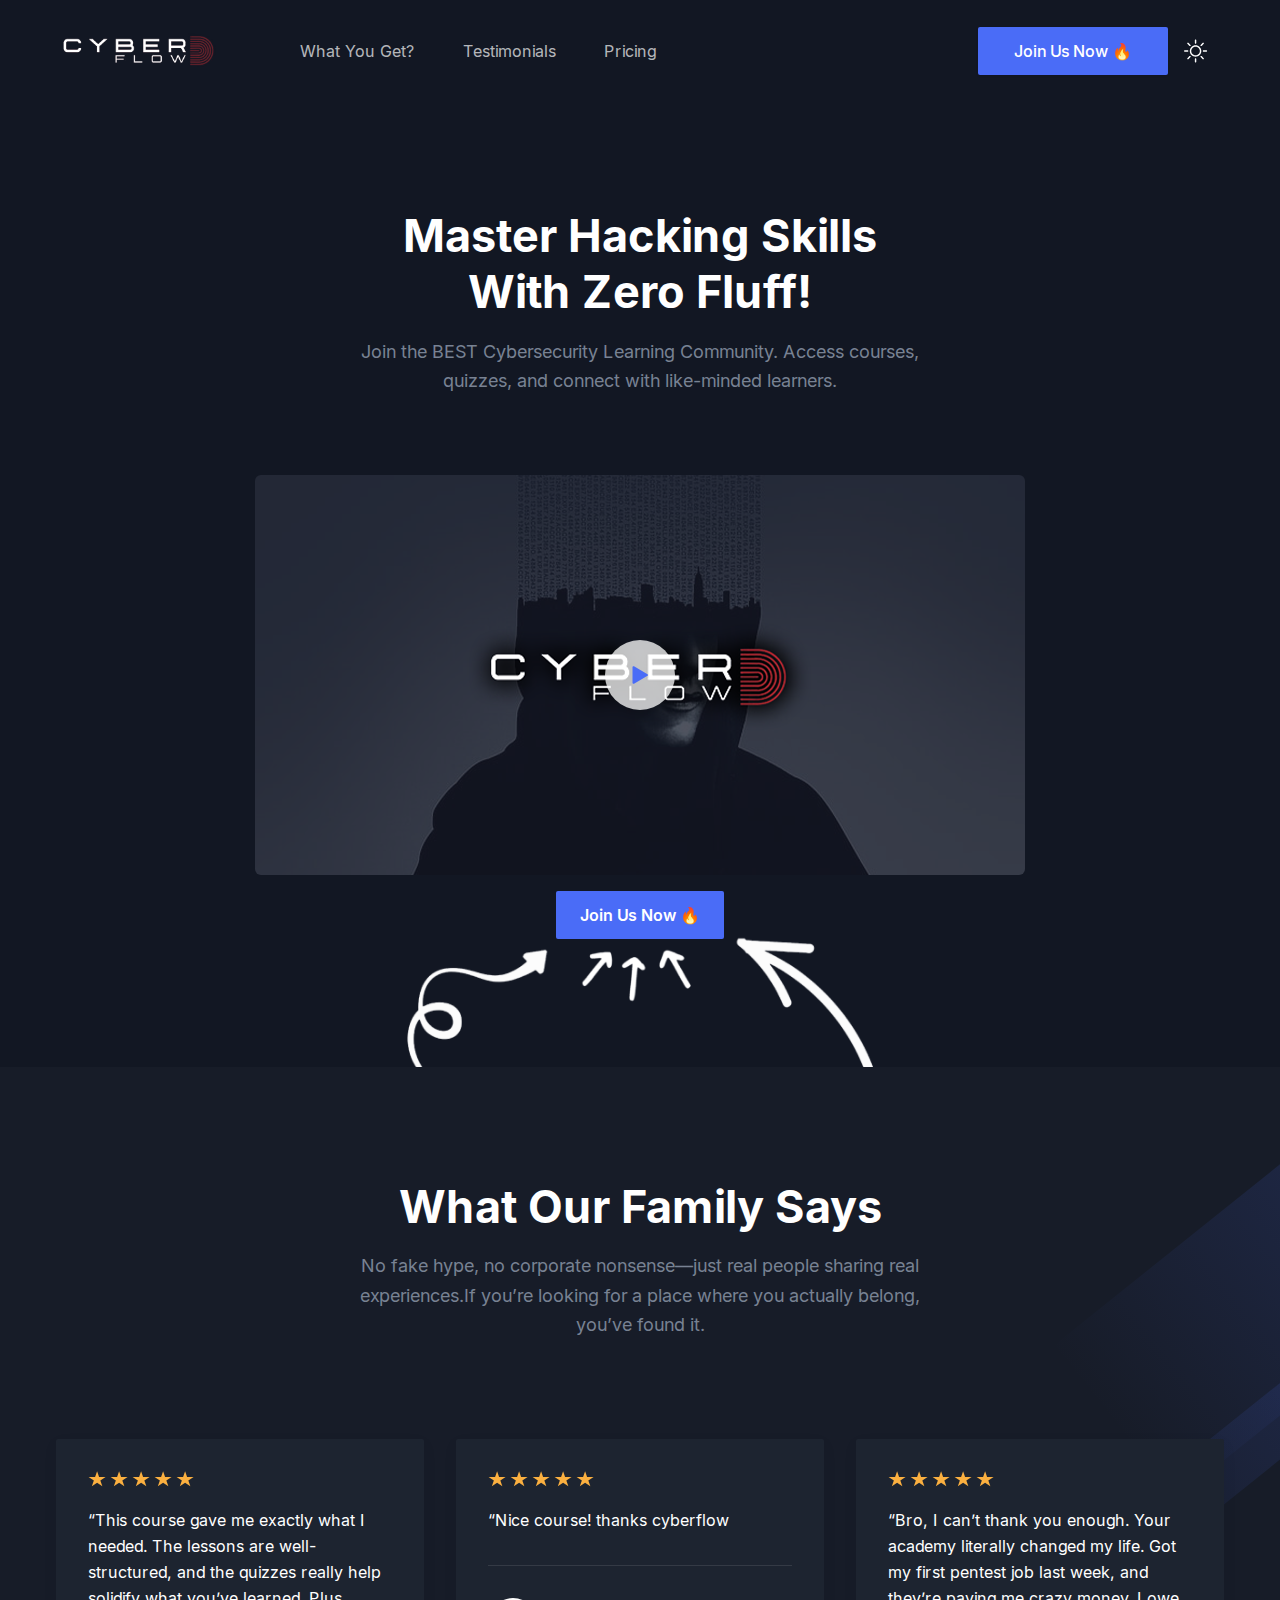
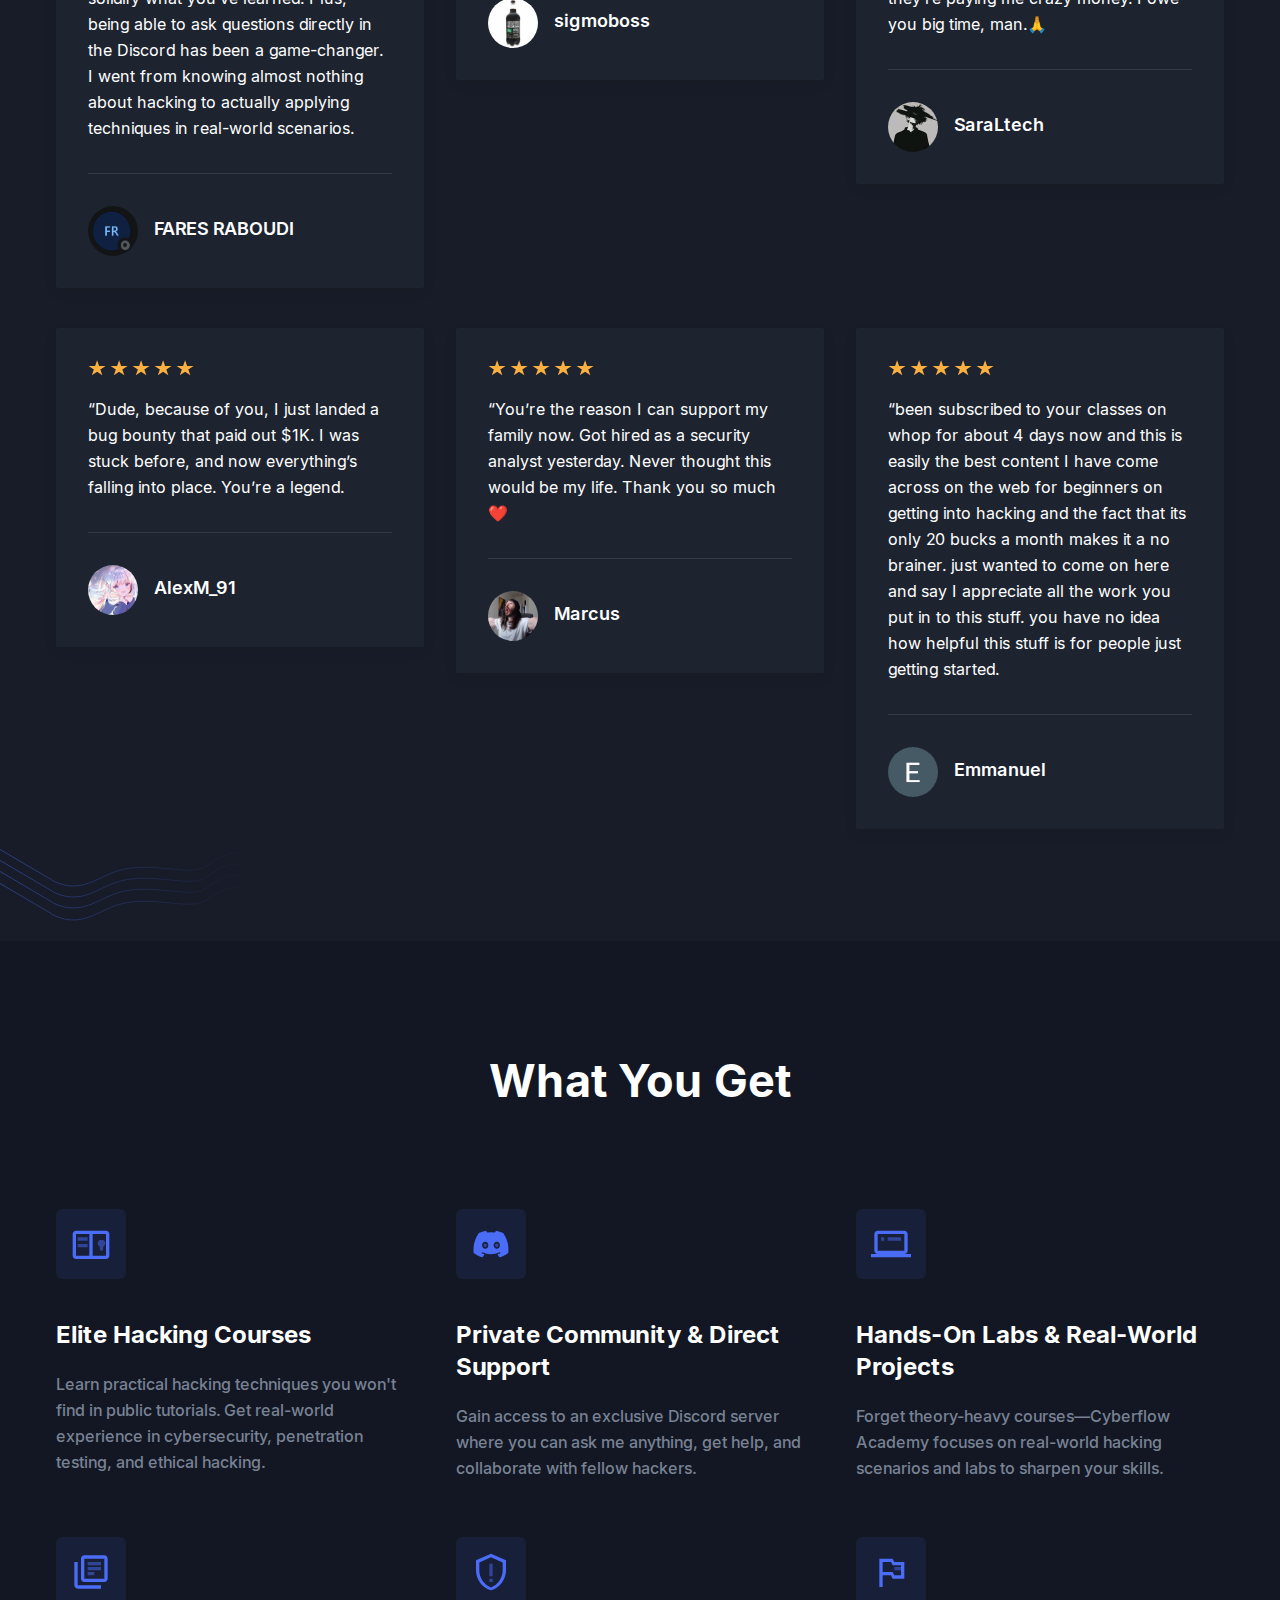
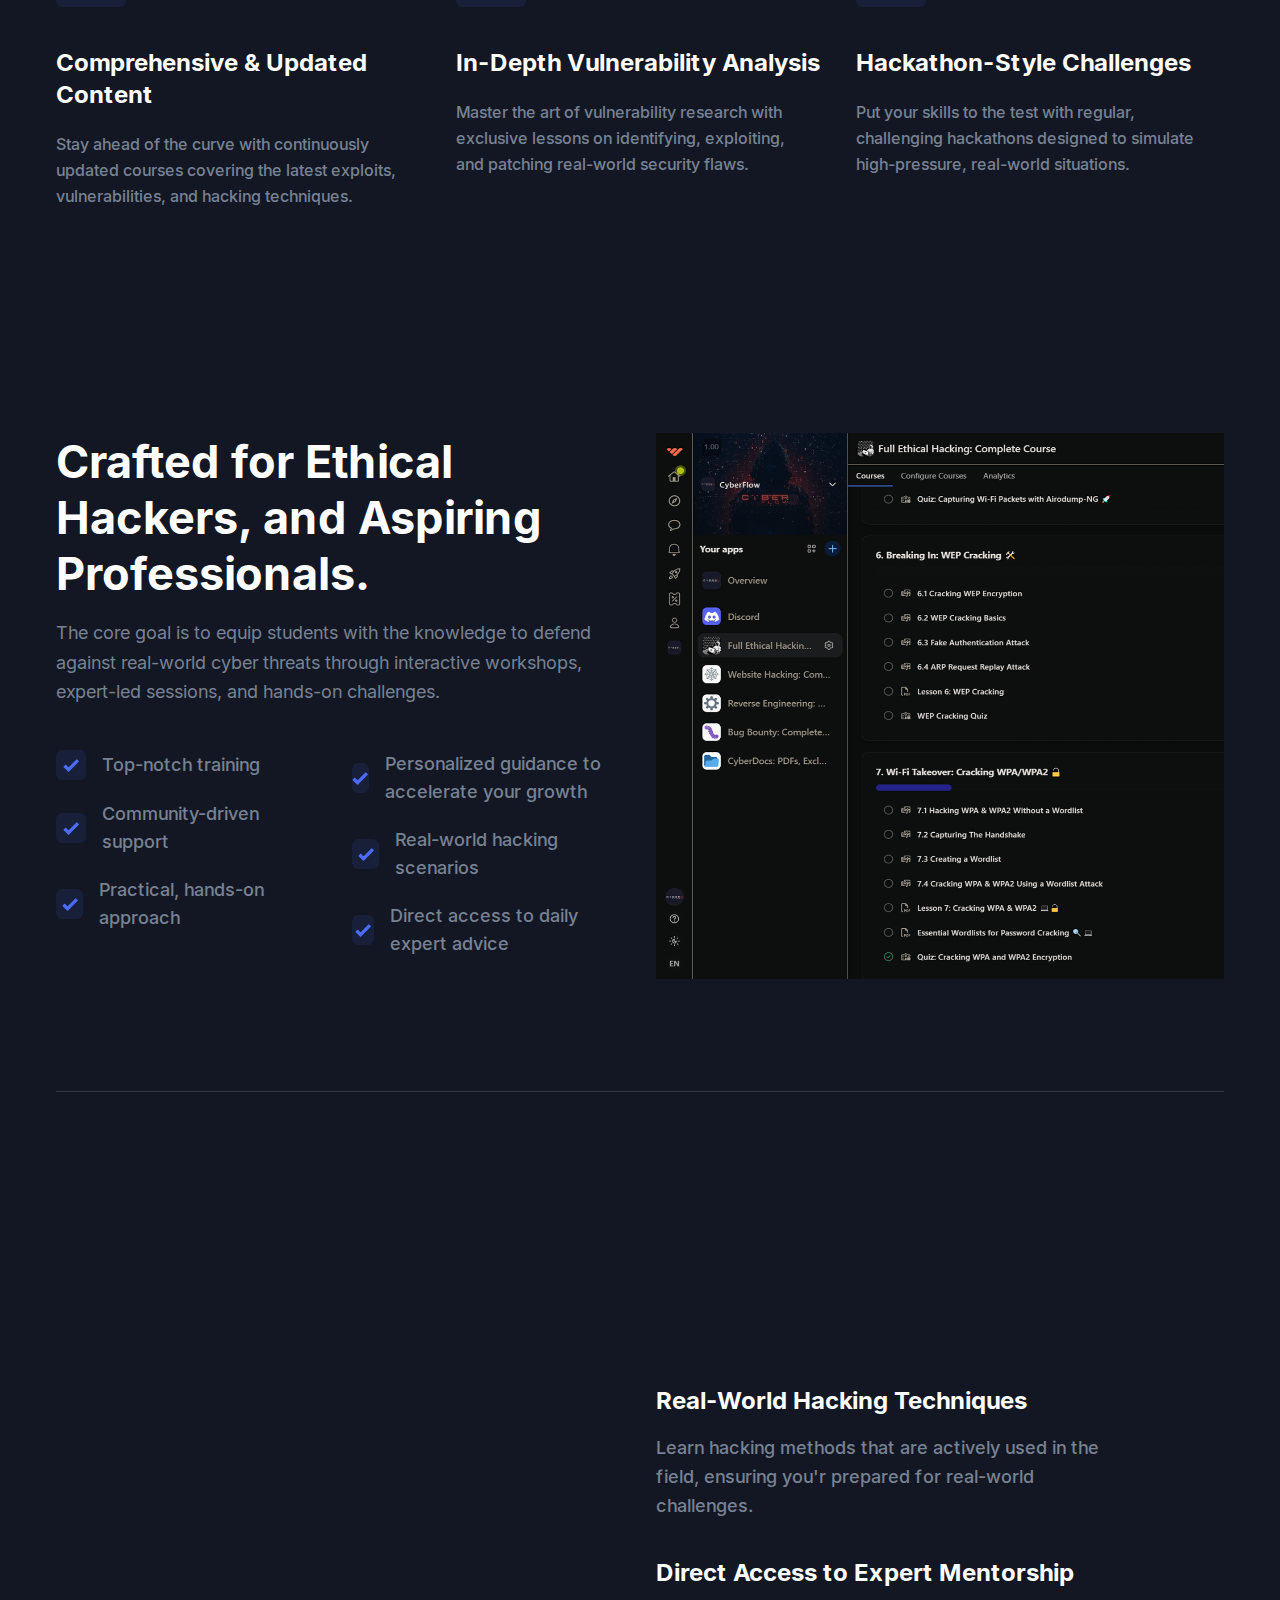
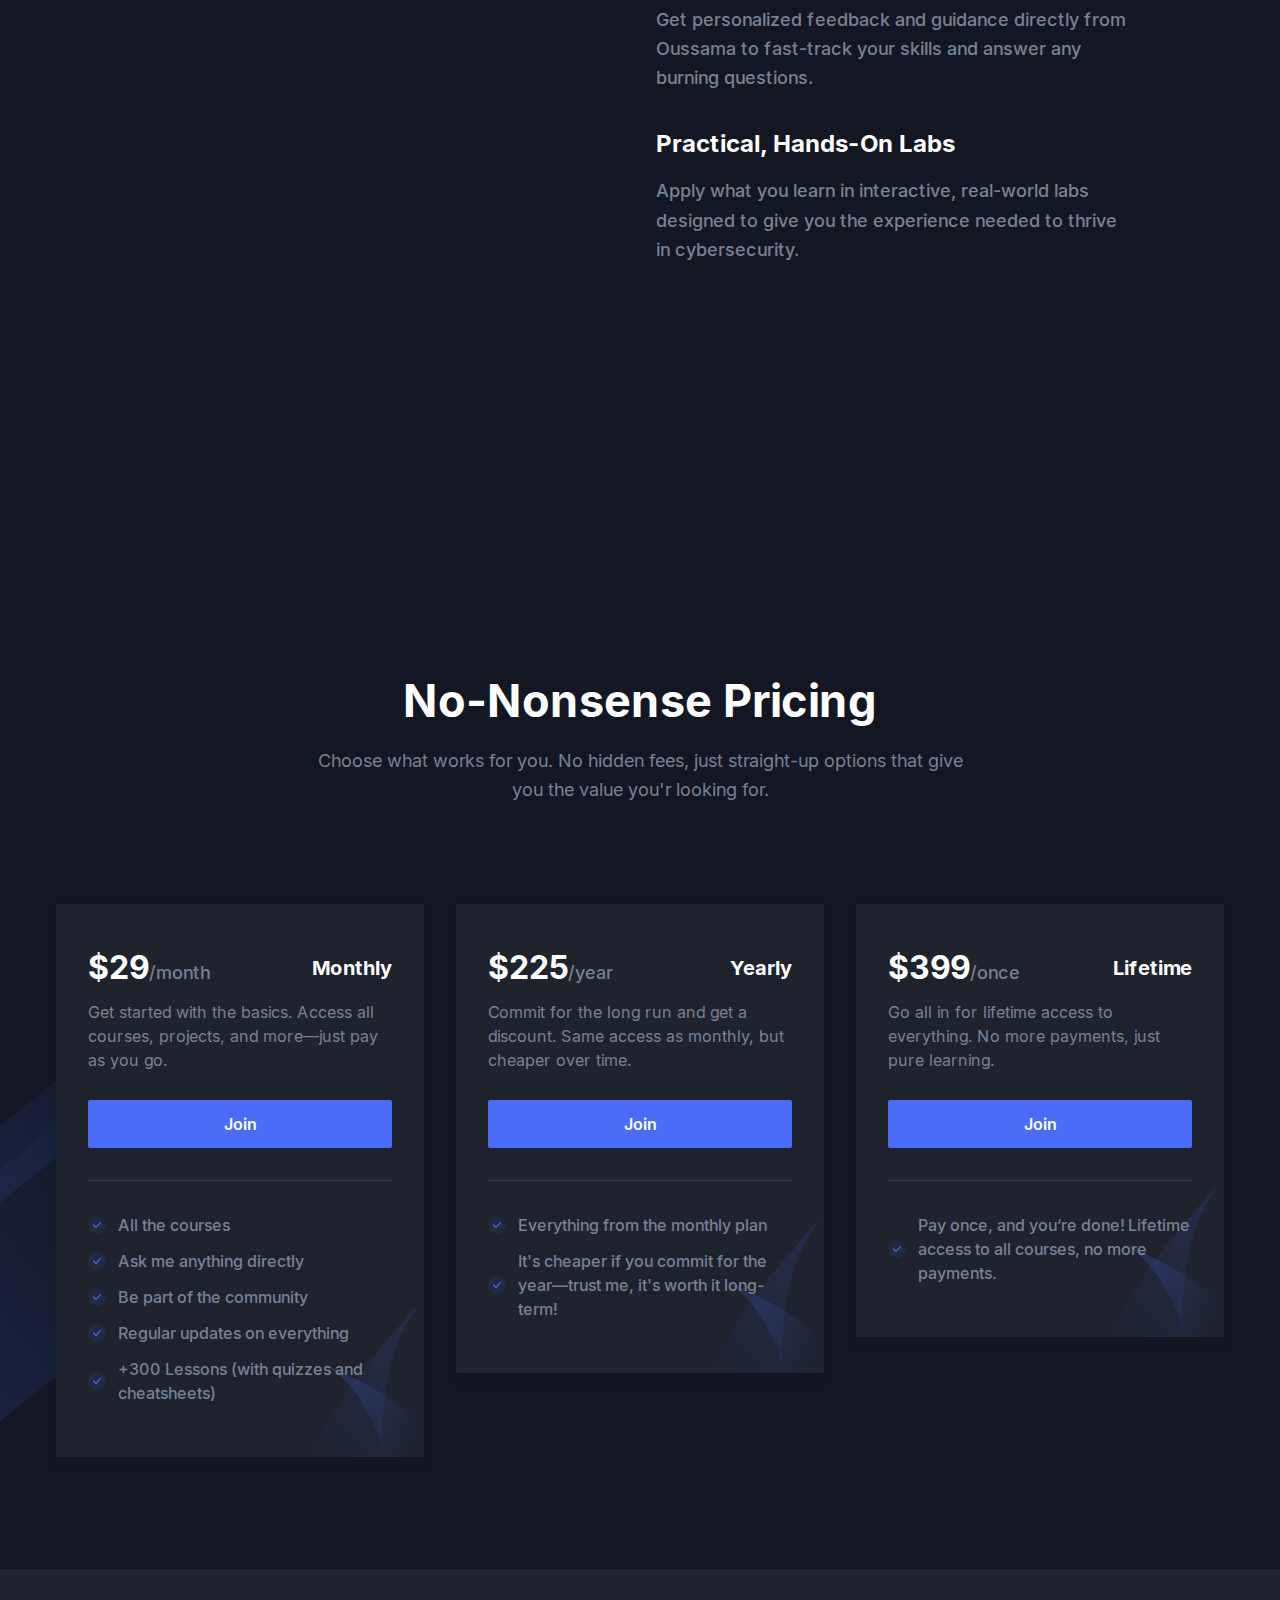
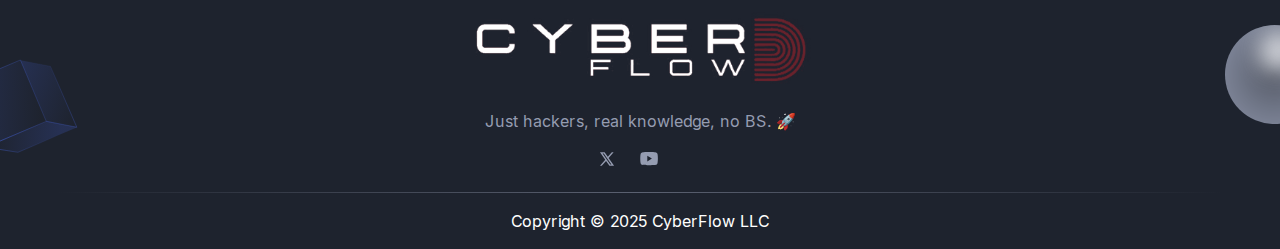
<file: index.html>
<!DOCTYPE html><html lang="en"><head><meta charSet="utf-8"/><meta name="viewport" content="width=device-width, initial-scale=1"/><link rel="stylesheet" href="/_next/static/css/077035e3c1c9114c.css" data-precedence="next"/><link rel="preload" as="script" fetchPriority="low" href="/_next/static/chunks/webpack-60e9c66f47e14ee6.js"/><script src="/_next/static/chunks/4bd1b696-dc53661a9e7a1ea0.js" async=""></script><script src="/_next/static/chunks/517-fcc7fcc263ed9f91.js" async=""></script><script src="/_next/static/chunks/main-app-d843641ce8cea045.js" async=""></script><script src="/_next/static/chunks/565-e09df670f9a6d934.js" async=""></script><script src="/_next/static/chunks/173-fa6645687757754d.js" async=""></script><script src="/_next/static/chunks/app/layout-5f685db3c1d6e6b4.js" async=""></script><script src="/_next/static/chunks/188-86249b392cbfe4e1.js" async=""></script><script src="/_next/static/chunks/app/page-753d12d9621ab5bf.js" async=""></script><title>Cyberflow Academy</title><meta name="description" content="This is Home for Startup Nextjs Template"/><script src="/_next/static/chunks/polyfills-42372ed130431b0a.js" noModule=""></script></head><body class="bg-[#FCFCFC] dark:bg-black __className_d65c78"><script>!function(){try{var d=document.documentElement,c=d.classList;c.remove('light','dark');var e=localStorage.getItem('theme');if(e){c.add(e|| '')}else{c.add('dark');}if(e==='light'||e==='dark'||!e)d.style.colorScheme=e||'dark'}catch(t){}}();</script><header class="header left-0 top-0 z-40 flex w-full items-center absolute bg-transparent"><div class="container"><div class="relative -mx-4 flex items-center justify-between"><div class="w-60 max-w-full px-4 xl:mr-12"><a class="header-logo block w-full py-8 " href="/"><img alt="logo" loading="lazy" width="140" height="30" decoding="async" data-nimg="1" class="w-full dark:hidden" style="color:transparent" src="/images/logo/logo-2.png"/><img alt="logo" loading="lazy" width="140" height="30" decoding="async" data-nimg="1" class="hidden w-full dark:block" style="color:transparent" src="/images/logo/logo.png"/></a></div><div class="flex w-full items-center justify-between px-4"><div><nav id="navbarCollapse" class="navbar absolute right-0 z-30 w-[250px] rounded border-[.5px] border-body-color/50 bg-white px-6 py-4 duration-300 dark:border-body-color/20 dark:bg-dark lg:visible lg:static lg:w-auto lg:border-none lg:!bg-transparent lg:p-0 lg:opacity-100 invisible top-[120%] opacity-0"><ul class="block lg:flex lg:space-x-12"><li class="group relative"><a class="flex py-2 text-base lg:mr-0 lg:inline-flex lg:px-0 lg:py-6 text-dark hover:text-primary dark:text-white/70 dark:hover:text-white" href="#features">What You Get?</a></li><li class="group relative"><a class="flex py-2 text-base lg:mr-0 lg:inline-flex lg:px-0 lg:py-6 text-dark hover:text-primary dark:text-white/70 dark:hover:text-white" href="#testimonials">Testimonials</a></li><li class="group relative"><a class="flex py-2 text-base lg:mr-0 lg:inline-flex lg:px-0 lg:py-6 text-dark hover:text-primary dark:text-white/70 dark:hover:text-white" href="#pricing">Pricing</a></li></ul></nav></div><div class="pr-160 flex items-center justify-end lg:pr-0"><a class="ease-in-up hidden rounded-sm bg-primary px-8 py-3 text-base font-medium text-white shadow-btn transition duration-300 hover:bg-opacity-90 hover:shadow-btn-hover md:block md:px-9 lg:px-6 xl:px-9" href="#pricing">Join Us Now 🔥</a><div><button aria-label="theme toggler" class="flex items-center justify-center text-black rounded-full cursor-pointer bg-gray-2 dark:bg-dark-bg h-9 w-9 dark:text-white md:h-14 md:w-14"><svg viewBox="0 0 23 23" class="w-5 h-5 stroke-current dark:hidden md:h-6 md:w-6" fill="none"><path d="M9.55078 1.5C5.80078 1.5 1.30078 5.25 1.30078 11.25C1.30078 17.25 5.80078 21.75 11.8008 21.75C17.8008 21.75 21.5508 17.25 21.5508 13.5C13.3008 18.75 4.30078 9.75 9.55078 1.5Z" stroke-width="2" stroke-linecap="round" stroke-linejoin="round"></path></svg><svg viewBox="0 0 25 24" fill="none" xmlns="http://www.w3.org/2000/svg" class="hidden w-5 h-5 dark:block md:h-6 md:w-6"><mask id="path-1-inside-1_977:1934" fill="white"><path d="M12.0508 16.5C10.8573 16.5 9.71271 16.0259 8.8688 15.182C8.02489 14.3381 7.55078 13.1935 7.55078 12C7.55078 10.8065 8.02489 9.66193 8.8688 8.81802C9.71271 7.97411 10.8573 7.5 12.0508 7.5C13.2443 7.5 14.3888 7.97411 15.2328 8.81802C16.0767 9.66193 16.5508 10.8065 16.5508 12C16.5508 13.1935 16.0767 14.3381 15.2328 15.182C14.3888 16.0259 13.2443 16.5 12.0508 16.5ZM12.0508 18C13.6421 18 15.1682 17.3679 16.2934 16.2426C17.4186 15.1174 18.0508 13.5913 18.0508 12C18.0508 10.4087 17.4186 8.88258 16.2934 7.75736C15.1682 6.63214 13.6421 6 12.0508 6C10.4595 6 8.93336 6.63214 7.80814 7.75736C6.68292 8.88258 6.05078 10.4087 6.05078 12C6.05078 13.5913 6.68292 15.1174 7.80814 16.2426C8.93336 17.3679 10.4595 18 12.0508 18ZM12.0508 0C12.2497 0 12.4405 0.0790176 12.5811 0.21967C12.7218 0.360322 12.8008 0.551088 12.8008 0.75V3.75C12.8008 3.94891 12.7218 4.13968 12.5811 4.28033C12.4405 4.42098 12.2497 4.5 12.0508 4.5C11.8519 4.5 11.6611 4.42098 11.5205 4.28033C11.3798 4.13968 11.3008 3.94891 11.3008 3.75V0.75C11.3008 0.551088 11.3798 0.360322 11.5205 0.21967C11.6611 0.0790176 11.8519 0 12.0508 0V0ZM12.0508 19.5C12.2497 19.5 12.4405 19.579 12.5811 19.7197C12.7218 19.8603 12.8008 20.0511 12.8008 20.25V23.25C12.8008 23.4489 12.7218 23.6397 12.5811 23.7803C12.4405 23.921 12.2497 24 12.0508 24C11.8519 24 11.6611 23.921 11.5205 23.7803C11.3798 23.6397 11.3008 23.4489 11.3008 23.25V20.25C11.3008 20.0511 11.3798 19.8603 11.5205 19.7197C11.6611 19.579 11.8519 19.5 12.0508 19.5ZM24.0508 12C24.0508 12.1989 23.9718 12.3897 23.8311 12.5303C23.6905 12.671 23.4997 12.75 23.3008 12.75H20.3008C20.1019 12.75 19.9111 12.671 19.7705 12.5303C19.6298 12.3897 19.5508 12.1989 19.5508 12C19.5508 11.8011 19.6298 11.6103 19.7705 11.4697C19.9111 11.329 20.1019 11.25 20.3008 11.25H23.3008C23.4997 11.25 23.6905 11.329 23.8311 11.4697C23.9718 11.6103 24.0508 11.8011 24.0508 12ZM4.55078 12C4.55078 12.1989 4.47176 12.3897 4.33111 12.5303C4.19046 12.671 3.99969 12.75 3.80078 12.75H0.800781C0.601869 12.75 0.411103 12.671 0.270451 12.5303C0.129799 12.3897 0.0507813 12.1989 0.0507812 12C0.0507813 11.8011 0.129799 11.6103 0.270451 11.4697C0.411103 11.329 0.601869 11.25 0.800781 11.25H3.80078C3.99969 11.25 4.19046 11.329 4.33111 11.4697C4.47176 11.6103 4.55078 11.8011 4.55078 12ZM20.5363 3.5145C20.6769 3.65515 20.7559 3.84588 20.7559 4.04475C20.7559 4.24362 20.6769 4.43435 20.5363 4.575L18.4153 6.6975C18.3455 6.76713 18.2628 6.82235 18.1717 6.86C18.0806 6.89765 17.983 6.91699 17.8845 6.91692C17.6855 6.91678 17.4947 6.83758 17.354 6.69675C17.2844 6.62702 17.2292 6.54425 17.1915 6.45318C17.1539 6.36211 17.1345 6.26452 17.1346 6.16597C17.1348 5.96695 17.214 5.77613 17.3548 5.6355L19.4758 3.5145C19.6164 3.3739 19.8072 3.29491 20.006 3.29491C20.2049 3.29491 20.3956 3.3739 20.5363 3.5145ZM6.74678 17.304C6.88738 17.4446 6.96637 17.6354 6.96637 17.8342C6.96637 18.0331 6.88738 18.2239 6.74678 18.3645L4.62578 20.4855C4.48433 20.6221 4.29488 20.6977 4.09823 20.696C3.90158 20.6943 3.71347 20.6154 3.57442 20.4764C3.43536 20.3373 3.35648 20.1492 3.35478 19.9526C3.35307 19.7559 3.42866 19.5665 3.56528 19.425L5.68628 17.304C5.82693 17.1634 6.01766 17.0844 6.21653 17.0844C6.4154 17.0844 6.60614 17.1634 6.74678 17.304ZM20.5363 20.4855C20.3956 20.6261 20.2049 20.7051 20.006 20.7051C19.8072 20.7051 19.6164 20.6261 19.4758 20.4855L17.3548 18.3645C17.2182 18.223 17.1426 18.0336 17.1443 17.8369C17.146 17.6403 17.2249 17.4522 17.3639 17.3131C17.503 17.1741 17.6911 17.0952 17.8877 17.0935C18.0844 17.0918 18.2738 17.1674 18.4153 17.304L20.5363 19.425C20.6769 19.5656 20.7559 19.7564 20.7559 19.9552C20.7559 20.1541 20.6769 20.3449 20.5363 20.4855ZM6.74678 6.6975C6.60614 6.8381 6.4154 6.91709 6.21653 6.91709C6.01766 6.91709 5.82693 6.8381 5.68628 6.6975L3.56528 4.575C3.49365 4.50582 3.43651 4.42306 3.39721 4.33155C3.3579 4.24005 3.33721 4.14164 3.33634 4.04205C3.33548 3.94247 3.35445 3.84371 3.39216 3.75153C3.42988 3.65936 3.48557 3.57562 3.55598 3.5052C3.6264 3.43478 3.71014 3.37909 3.80232 3.34138C3.89449 3.30367 3.99325 3.2847 4.09283 3.28556C4.19242 3.28643 4.29083 3.30712 4.38233 3.34642C4.47384 3.38573 4.5566 3.44287 4.62578 3.5145L6.74678 5.6355C6.81663 5.70517 6.87204 5.78793 6.90985 5.87905C6.94766 5.97017 6.96712 6.06785 6.96712 6.1665C6.96712 6.26515 6.94766 6.36283 6.90985 6.45395C6.87204 6.54507 6.81663 6.62783 6.74678 6.6975Z"></path></mask><path d="M12.0508 16.5C10.8573 16.5 9.71271 16.0259 8.8688 15.182C8.02489 14.3381 7.55078 13.1935 7.55078 12C7.55078 10.8065 8.02489 9.66193 8.8688 8.81802C9.71271 7.97411 10.8573 7.5 12.0508 7.5C13.2443 7.5 14.3888 7.97411 15.2328 8.81802C16.0767 9.66193 16.5508 10.8065 16.5508 12C16.5508 13.1935 16.0767 14.3381 15.2328 15.182C14.3888 16.0259 13.2443 16.5 12.0508 16.5ZM12.0508 18C13.6421 18 15.1682 17.3679 16.2934 16.2426C17.4186 15.1174 18.0508 13.5913 18.0508 12C18.0508 10.4087 17.4186 8.88258 16.2934 7.75736C15.1682 6.63214 13.6421 6 12.0508 6C10.4595 6 8.93336 6.63214 7.80814 7.75736C6.68292 8.88258 6.05078 10.4087 6.05078 12C6.05078 13.5913 6.68292 15.1174 7.80814 16.2426C8.93336 17.3679 10.4595 18 12.0508 18ZM12.0508 0C12.2497 0 12.4405 0.0790176 12.5811 0.21967C12.7218 0.360322 12.8008 0.551088 12.8008 0.75V3.75C12.8008 3.94891 12.7218 4.13968 12.5811 4.28033C12.4405 4.42098 12.2497 4.5 12.0508 4.5C11.8519 4.5 11.6611 4.42098 11.5205 4.28033C11.3798 4.13968 11.3008 3.94891 11.3008 3.75V0.75C11.3008 0.551088 11.3798 0.360322 11.5205 0.21967C11.6611 0.0790176 11.8519 0 12.0508 0V0ZM12.0508 19.5C12.2497 19.5 12.4405 19.579 12.5811 19.7197C12.7218 19.8603 12.8008 20.0511 12.8008 20.25V23.25C12.8008 23.4489 12.7218 23.6397 12.5811 23.7803C12.4405 23.921 12.2497 24 12.0508 24C11.8519 24 11.6611 23.921 11.5205 23.7803C11.3798 23.6397 11.3008 23.4489 11.3008 23.25V20.25C11.3008 20.0511 11.3798 19.8603 11.5205 19.7197C11.6611 19.579 11.8519 19.5 12.0508 19.5ZM24.0508 12C24.0508 12.1989 23.9718 12.3897 23.8311 12.5303C23.6905 12.671 23.4997 12.75 23.3008 12.75H20.3008C20.1019 12.75 19.9111 12.671 19.7705 12.5303C19.6298 12.3897 19.5508 12.1989 19.5508 12C19.5508 11.8011 19.6298 11.6103 19.7705 11.4697C19.9111 11.329 20.1019 11.25 20.3008 11.25H23.3008C23.4997 11.25 23.6905 11.329 23.8311 11.4697C23.9718 11.6103 24.0508 11.8011 24.0508 12ZM4.55078 12C4.55078 12.1989 4.47176 12.3897 4.33111 12.5303C4.19046 12.671 3.99969 12.75 3.80078 12.75H0.800781C0.601869 12.75 0.411103 12.671 0.270451 12.5303C0.129799 12.3897 0.0507813 12.1989 0.0507812 12C0.0507813 11.8011 0.129799 11.6103 0.270451 11.4697C0.411103 11.329 0.601869 11.25 0.800781 11.25H3.80078C3.99969 11.25 4.19046 11.329 4.33111 11.4697C4.47176 11.6103 4.55078 11.8011 4.55078 12ZM20.5363 3.5145C20.6769 3.65515 20.7559 3.84588 20.7559 4.04475C20.7559 4.24362 20.6769 4.43435 20.5363 4.575L18.4153 6.6975C18.3455 6.76713 18.2628 6.82235 18.1717 6.86C18.0806 6.89765 17.983 6.91699 17.8845 6.91692C17.6855 6.91678 17.4947 6.83758 17.354 6.69675C17.2844 6.62702 17.2292 6.54425 17.1915 6.45318C17.1539 6.36211 17.1345 6.26452 17.1346 6.16597C17.1348 5.96695 17.214 5.77613 17.3548 5.6355L19.4758 3.5145C19.6164 3.3739 19.8072 3.29491 20.006 3.29491C20.2049 3.29491 20.3956 3.3739 20.5363 3.5145ZM6.74678 17.304C6.88738 17.4446 6.96637 17.6354 6.96637 17.8342C6.96637 18.0331 6.88738 18.2239 6.74678 18.3645L4.62578 20.4855C4.48433 20.6221 4.29488 20.6977 4.09823 20.696C3.90158 20.6943 3.71347 20.6154 3.57442 20.4764C3.43536 20.3373 3.35648 20.1492 3.35478 19.9526C3.35307 19.7559 3.42866 19.5665 3.56528 19.425L5.68628 17.304C5.82693 17.1634 6.01766 17.0844 6.21653 17.0844C6.4154 17.0844 6.60614 17.1634 6.74678 17.304ZM20.5363 20.4855C20.3956 20.6261 20.2049 20.7051 20.006 20.7051C19.8072 20.7051 19.6164 20.6261 19.4758 20.4855L17.3548 18.3645C17.2182 18.223 17.1426 18.0336 17.1443 17.8369C17.146 17.6403 17.2249 17.4522 17.3639 17.3131C17.503 17.1741 17.6911 17.0952 17.8877 17.0935C18.0844 17.0918 18.2738 17.1674 18.4153 17.304L20.5363 19.425C20.6769 19.5656 20.7559 19.7564 20.7559 19.9552C20.7559 20.1541 20.6769 20.3449 20.5363 20.4855ZM6.74678 6.6975C6.60614 6.8381 6.4154 6.91709 6.21653 6.91709C6.01766 6.91709 5.82693 6.8381 5.68628 6.6975L3.56528 4.575C3.49365 4.50582 3.43651 4.42306 3.39721 4.33155C3.3579 4.24005 3.33721 4.14164 3.33634 4.04205C3.33548 3.94247 3.35445 3.84371 3.39216 3.75153C3.42988 3.65936 3.48557 3.57562 3.55598 3.5052C3.6264 3.43478 3.71014 3.37909 3.80232 3.34138C3.89449 3.30367 3.99325 3.2847 4.09283 3.28556C4.19242 3.28643 4.29083 3.30712 4.38233 3.34642C4.47384 3.38573 4.5566 3.44287 4.62578 3.5145L6.74678 5.6355C6.81663 5.70517 6.87204 5.78793 6.90985 5.87905C6.94766 5.97017 6.96712 6.06785 6.96712 6.1665C6.96712 6.26515 6.94766 6.36283 6.90985 6.45395C6.87204 6.54507 6.81663 6.62783 6.74678 6.6975Z" fill="black" stroke="white" stroke-width="2" mask="url(#path-1-inside-1_977:1934)"></path></svg></button></div></div></div></div></div></header><section class="relative z-10 py-16 md:py-20 lg:py-28"><div class="container"><br/><br/><br/><br/><div class="w-full mx-auto text-center" style="max-width:570px;margin-bottom:80px"><h2 class="mb-4 text-3xl font-bold !leading-tight text-black dark:text-white sm:text-4xl md:text-[45px]">Master Hacking Skills With Zero Fluff!</h2><p class="text-base !leading-relaxed text-body-color md:text-lg"> Join the BEST Cybersecurity Learning Community. Access courses, quizzes, and   connect with like-minded learners.</p></div><div class="-mx-4 flex flex-wrap"><div class="w-full px-4"><div class="mx-auto max-w-[770px] overflow-hidden rounded-md" data-wow-delay=".15s"><div class="relative aspect-[77/40] items-center justify-center"><img alt="video image" loading="lazy" decoding="async" data-nimg="fill" style="position:absolute;height:100%;width:100%;left:0;top:0;right:0;bottom:0;color:transparent" src="/images/video/video.png"/><div class="absolute right-0 top-0 flex h-full w-full items-center justify-center"><button aria-label="video play button" class="flex h-[70px] w-[70px] items-center justify-center rounded-full bg-white bg-opacity-75 text-primary transition hover:bg-opacity-100"><svg width="16" height="18" viewBox="0 0 16 18" class="fill-current"><path d="M15.5 8.13397C16.1667 8.51888 16.1667 9.48112 15.5 9.86602L2 17.6603C1.33333 18.0452 0.499999 17.564 0.499999 16.7942L0.5 1.20577C0.5 0.43597 1.33333 -0.0451549 2 0.339745L15.5 8.13397Z"></path></svg></button></div></div></div></div></div></div><button class="mx-auto my-4 flex w-auto items-center justify-center rounded-sm bg-primary px-6 py-3 text-base font-semibold text-white transition duration-300 ease-in-out hover:bg-opacity-80 hover:shadow-signUp">Join Us Now 🔥</button><div class="absolute bottom-0 left-0 right-0 z-[-1] h-full w-full bg-[url(/images/video/shape3.png)] bg-cover bg-center bg-no-repeat"></div></section><section id="testimonials" class="relative z-10 bg-gray-light py-16 dark:bg-bg-color-dark md:py-20 lg:py-28"><div class="container"><div class="w-full mx-auto text-center" style="max-width:570px;margin-bottom:100px"><h2 class="mb-4 text-3xl font-bold !leading-tight text-black dark:text-white sm:text-4xl md:text-[45px]">What Our Family Says</h2><p class="text-base !leading-relaxed text-body-color md:text-lg">No fake hype, no corporate nonsense—just real people sharing real experiences.If you’re looking for a place where you actually belong, you’ve found it.</p></div><div class="grid grid-cols-1 gap-x-8 gap-y-10 md:grid-cols-2 lg:grid-cols-3"><div class="w-full"><div class="rounded-sm bg-white p-8 shadow-two duration-300 hover:shadow-one dark:bg-dark dark:shadow-three dark:hover:shadow-gray-dark lg:px-5 xl:px-8"><div class="mb-5 flex items-center space-x-1"><span class="text-yellow"><svg width="18" height="16" viewBox="0 0 18 16" class="fill-current"><path d="M9.09815 0.361679L11.1054 6.06601H17.601L12.3459 9.59149L14.3532 15.2958L9.09815 11.7703L3.84309 15.2958L5.85035 9.59149L0.595291 6.06601H7.0909L9.09815 0.361679Z"></path></svg></span><span class="text-yellow"><svg width="18" height="16" viewBox="0 0 18 16" class="fill-current"><path d="M9.09815 0.361679L11.1054 6.06601H17.601L12.3459 9.59149L14.3532 15.2958L9.09815 11.7703L3.84309 15.2958L5.85035 9.59149L0.595291 6.06601H7.0909L9.09815 0.361679Z"></path></svg></span><span class="text-yellow"><svg width="18" height="16" viewBox="0 0 18 16" class="fill-current"><path d="M9.09815 0.361679L11.1054 6.06601H17.601L12.3459 9.59149L14.3532 15.2958L9.09815 11.7703L3.84309 15.2958L5.85035 9.59149L0.595291 6.06601H7.0909L9.09815 0.361679Z"></path></svg></span><span class="text-yellow"><svg width="18" height="16" viewBox="0 0 18 16" class="fill-current"><path d="M9.09815 0.361679L11.1054 6.06601H17.601L12.3459 9.59149L14.3532 15.2958L9.09815 11.7703L3.84309 15.2958L5.85035 9.59149L0.595291 6.06601H7.0909L9.09815 0.361679Z"></path></svg></span><span class="text-yellow"><svg width="18" height="16" viewBox="0 0 18 16" class="fill-current"><path d="M9.09815 0.361679L11.1054 6.06601H17.601L12.3459 9.59149L14.3532 15.2958L9.09815 11.7703L3.84309 15.2958L5.85035 9.59149L0.595291 6.06601H7.0909L9.09815 0.361679Z"></path></svg></span></div><p class="mb-8 border-b border-body-color border-opacity-10 pb-8 text-base leading-relaxed text-body-color dark:border-white dark:border-opacity-10 dark:text-white">“<!-- -->This course gave me exactly what I needed. The lessons are well-structured, and the quizzes really help solidify what you’ve learned. Plus, being able to ask questions directly in the Discord has been a game-changer. I went from knowing almost nothing about hacking to actually applying techniques in  real-world scenarios.</p><div class="flex items-center"><div class="relative mr-4 h-[50px] w-full max-w-[50px] overflow-hidden rounded-full"><img alt="FARES RABOUDI" loading="lazy" decoding="async" data-nimg="fill" style="position:absolute;height:100%;width:100%;left:0;top:0;right:0;bottom:0;color:transparent" src="/images/testimonials/Screenshot 2025-02-14 090554.png"/></div><div class="w-full"><h3 class="mb-1 text-lg font-semibold text-dark dark:text-white lg:text-base xl:text-lg">FARES RABOUDI</h3><p class="text-sm text-body-color"></p></div></div></div></div><div class="w-full"><div class="rounded-sm bg-white p-8 shadow-two duration-300 hover:shadow-one dark:bg-dark dark:shadow-three dark:hover:shadow-gray-dark lg:px-5 xl:px-8"><div class="mb-5 flex items-center space-x-1"><span class="text-yellow"><svg width="18" height="16" viewBox="0 0 18 16" class="fill-current"><path d="M9.09815 0.361679L11.1054 6.06601H17.601L12.3459 9.59149L14.3532 15.2958L9.09815 11.7703L3.84309 15.2958L5.85035 9.59149L0.595291 6.06601H7.0909L9.09815 0.361679Z"></path></svg></span><span class="text-yellow"><svg width="18" height="16" viewBox="0 0 18 16" class="fill-current"><path d="M9.09815 0.361679L11.1054 6.06601H17.601L12.3459 9.59149L14.3532 15.2958L9.09815 11.7703L3.84309 15.2958L5.85035 9.59149L0.595291 6.06601H7.0909L9.09815 0.361679Z"></path></svg></span><span class="text-yellow"><svg width="18" height="16" viewBox="0 0 18 16" class="fill-current"><path d="M9.09815 0.361679L11.1054 6.06601H17.601L12.3459 9.59149L14.3532 15.2958L9.09815 11.7703L3.84309 15.2958L5.85035 9.59149L0.595291 6.06601H7.0909L9.09815 0.361679Z"></path></svg></span><span class="text-yellow"><svg width="18" height="16" viewBox="0 0 18 16" class="fill-current"><path d="M9.09815 0.361679L11.1054 6.06601H17.601L12.3459 9.59149L14.3532 15.2958L9.09815 11.7703L3.84309 15.2958L5.85035 9.59149L0.595291 6.06601H7.0909L9.09815 0.361679Z"></path></svg></span><span class="text-yellow"><svg width="18" height="16" viewBox="0 0 18 16" class="fill-current"><path d="M9.09815 0.361679L11.1054 6.06601H17.601L12.3459 9.59149L14.3532 15.2958L9.09815 11.7703L3.84309 15.2958L5.85035 9.59149L0.595291 6.06601H7.0909L9.09815 0.361679Z"></path></svg></span></div><p class="mb-8 border-b border-body-color border-opacity-10 pb-8 text-base leading-relaxed text-body-color dark:border-white dark:border-opacity-10 dark:text-white">“<!-- -->Nice course! thanks cyberflow</p><div class="flex items-center"><div class="relative mr-4 h-[50px] w-full max-w-[50px] overflow-hidden rounded-full"><img alt="sigmoboss" loading="lazy" decoding="async" data-nimg="fill" style="position:absolute;height:100%;width:100%;left:0;top:0;right:0;bottom:0;color:transparent" src="/images/testimonials/image (30).png"/></div><div class="w-full"><h3 class="mb-1 text-lg font-semibold text-dark dark:text-white lg:text-base xl:text-lg">sigmoboss</h3><p class="text-sm text-body-color"></p></div></div></div></div><div class="w-full"><div class="rounded-sm bg-white p-8 shadow-two duration-300 hover:shadow-one dark:bg-dark dark:shadow-three dark:hover:shadow-gray-dark lg:px-5 xl:px-8"><div class="mb-5 flex items-center space-x-1"><span class="text-yellow"><svg width="18" height="16" viewBox="0 0 18 16" class="fill-current"><path d="M9.09815 0.361679L11.1054 6.06601H17.601L12.3459 9.59149L14.3532 15.2958L9.09815 11.7703L3.84309 15.2958L5.85035 9.59149L0.595291 6.06601H7.0909L9.09815 0.361679Z"></path></svg></span><span class="text-yellow"><svg width="18" height="16" viewBox="0 0 18 16" class="fill-current"><path d="M9.09815 0.361679L11.1054 6.06601H17.601L12.3459 9.59149L14.3532 15.2958L9.09815 11.7703L3.84309 15.2958L5.85035 9.59149L0.595291 6.06601H7.0909L9.09815 0.361679Z"></path></svg></span><span class="text-yellow"><svg width="18" height="16" viewBox="0 0 18 16" class="fill-current"><path d="M9.09815 0.361679L11.1054 6.06601H17.601L12.3459 9.59149L14.3532 15.2958L9.09815 11.7703L3.84309 15.2958L5.85035 9.59149L0.595291 6.06601H7.0909L9.09815 0.361679Z"></path></svg></span><span class="text-yellow"><svg width="18" height="16" viewBox="0 0 18 16" class="fill-current"><path d="M9.09815 0.361679L11.1054 6.06601H17.601L12.3459 9.59149L14.3532 15.2958L9.09815 11.7703L3.84309 15.2958L5.85035 9.59149L0.595291 6.06601H7.0909L9.09815 0.361679Z"></path></svg></span><span class="text-yellow"><svg width="18" height="16" viewBox="0 0 18 16" class="fill-current"><path d="M9.09815 0.361679L11.1054 6.06601H17.601L12.3459 9.59149L14.3532 15.2958L9.09815 11.7703L3.84309 15.2958L5.85035 9.59149L0.595291 6.06601H7.0909L9.09815 0.361679Z"></path></svg></span></div><p class="mb-8 border-b border-body-color border-opacity-10 pb-8 text-base leading-relaxed text-body-color dark:border-white dark:border-opacity-10 dark:text-white">“<!-- -->Bro, I can’t thank you enough. Your academy literally changed my life. Got my first pentest job last week, and they’re paying me crazy money. I owe you big time, man.🙏 </p><div class="flex items-center"><div class="relative mr-4 h-[50px] w-full max-w-[50px] overflow-hidden rounded-full"><img alt="SaraLtech" loading="lazy" decoding="async" data-nimg="fill" style="position:absolute;height:100%;width:100%;left:0;top:0;right:0;bottom:0;color:transparent" src="/images/testimonials/image (32).png"/></div><div class="w-full"><h3 class="mb-1 text-lg font-semibold text-dark dark:text-white lg:text-base xl:text-lg">SaraLtech</h3><p class="text-sm text-body-color"></p></div></div></div></div><div class="w-full"><div class="rounded-sm bg-white p-8 shadow-two duration-300 hover:shadow-one dark:bg-dark dark:shadow-three dark:hover:shadow-gray-dark lg:px-5 xl:px-8"><div class="mb-5 flex items-center space-x-1"><span class="text-yellow"><svg width="18" height="16" viewBox="0 0 18 16" class="fill-current"><path d="M9.09815 0.361679L11.1054 6.06601H17.601L12.3459 9.59149L14.3532 15.2958L9.09815 11.7703L3.84309 15.2958L5.85035 9.59149L0.595291 6.06601H7.0909L9.09815 0.361679Z"></path></svg></span><span class="text-yellow"><svg width="18" height="16" viewBox="0 0 18 16" class="fill-current"><path d="M9.09815 0.361679L11.1054 6.06601H17.601L12.3459 9.59149L14.3532 15.2958L9.09815 11.7703L3.84309 15.2958L5.85035 9.59149L0.595291 6.06601H7.0909L9.09815 0.361679Z"></path></svg></span><span class="text-yellow"><svg width="18" height="16" viewBox="0 0 18 16" class="fill-current"><path d="M9.09815 0.361679L11.1054 6.06601H17.601L12.3459 9.59149L14.3532 15.2958L9.09815 11.7703L3.84309 15.2958L5.85035 9.59149L0.595291 6.06601H7.0909L9.09815 0.361679Z"></path></svg></span><span class="text-yellow"><svg width="18" height="16" viewBox="0 0 18 16" class="fill-current"><path d="M9.09815 0.361679L11.1054 6.06601H17.601L12.3459 9.59149L14.3532 15.2958L9.09815 11.7703L3.84309 15.2958L5.85035 9.59149L0.595291 6.06601H7.0909L9.09815 0.361679Z"></path></svg></span><span class="text-yellow"><svg width="18" height="16" viewBox="0 0 18 16" class="fill-current"><path d="M9.09815 0.361679L11.1054 6.06601H17.601L12.3459 9.59149L14.3532 15.2958L9.09815 11.7703L3.84309 15.2958L5.85035 9.59149L0.595291 6.06601H7.0909L9.09815 0.361679Z"></path></svg></span></div><p class="mb-8 border-b border-body-color border-opacity-10 pb-8 text-base leading-relaxed text-body-color dark:border-white dark:border-opacity-10 dark:text-white">“<!-- -->Dude, because of you, I just landed a bug bounty that paid out $1K. I was stuck before, and now everything’s falling into place. You’re a legend. </p><div class="flex items-center"><div class="relative mr-4 h-[50px] w-full max-w-[50px] overflow-hidden rounded-full"><img alt="AlexM_91" loading="lazy" decoding="async" data-nimg="fill" style="position:absolute;height:100%;width:100%;left:0;top:0;right:0;bottom:0;color:transparent" src="/images/testimonials/Clipboard Image.jpg"/></div><div class="w-full"><h3 class="mb-1 text-lg font-semibold text-dark dark:text-white lg:text-base xl:text-lg">AlexM_91</h3><p class="text-sm text-body-color"></p></div></div></div></div><div class="w-full"><div class="rounded-sm bg-white p-8 shadow-two duration-300 hover:shadow-one dark:bg-dark dark:shadow-three dark:hover:shadow-gray-dark lg:px-5 xl:px-8"><div class="mb-5 flex items-center space-x-1"><span class="text-yellow"><svg width="18" height="16" viewBox="0 0 18 16" class="fill-current"><path d="M9.09815 0.361679L11.1054 6.06601H17.601L12.3459 9.59149L14.3532 15.2958L9.09815 11.7703L3.84309 15.2958L5.85035 9.59149L0.595291 6.06601H7.0909L9.09815 0.361679Z"></path></svg></span><span class="text-yellow"><svg width="18" height="16" viewBox="0 0 18 16" class="fill-current"><path d="M9.09815 0.361679L11.1054 6.06601H17.601L12.3459 9.59149L14.3532 15.2958L9.09815 11.7703L3.84309 15.2958L5.85035 9.59149L0.595291 6.06601H7.0909L9.09815 0.361679Z"></path></svg></span><span class="text-yellow"><svg width="18" height="16" viewBox="0 0 18 16" class="fill-current"><path d="M9.09815 0.361679L11.1054 6.06601H17.601L12.3459 9.59149L14.3532 15.2958L9.09815 11.7703L3.84309 15.2958L5.85035 9.59149L0.595291 6.06601H7.0909L9.09815 0.361679Z"></path></svg></span><span class="text-yellow"><svg width="18" height="16" viewBox="0 0 18 16" class="fill-current"><path d="M9.09815 0.361679L11.1054 6.06601H17.601L12.3459 9.59149L14.3532 15.2958L9.09815 11.7703L3.84309 15.2958L5.85035 9.59149L0.595291 6.06601H7.0909L9.09815 0.361679Z"></path></svg></span><span class="text-yellow"><svg width="18" height="16" viewBox="0 0 18 16" class="fill-current"><path d="M9.09815 0.361679L11.1054 6.06601H17.601L12.3459 9.59149L14.3532 15.2958L9.09815 11.7703L3.84309 15.2958L5.85035 9.59149L0.595291 6.06601H7.0909L9.09815 0.361679Z"></path></svg></span></div><p class="mb-8 border-b border-body-color border-opacity-10 pb-8 text-base leading-relaxed text-body-color dark:border-white dark:border-opacity-10 dark:text-white">“<!-- -->You’re the reason I can support my family now. Got hired as a security analyst yesterday. Never thought this would be my life. Thank you so much ❤️</p><div class="flex items-center"><div class="relative mr-4 h-[50px] w-full max-w-[50px] overflow-hidden rounded-full"><img alt="Marcus" loading="lazy" decoding="async" data-nimg="fill" style="position:absolute;height:100%;width:100%;left:0;top:0;right:0;bottom:0;color:transparent" src="/images/testimonials/Clipboard Image (2).jpg"/></div><div class="w-full"><h3 class="mb-1 text-lg font-semibold text-dark dark:text-white lg:text-base xl:text-lg">Marcus</h3><p class="text-sm text-body-color"></p></div></div></div></div><div class="w-full"><div class="rounded-sm bg-white p-8 shadow-two duration-300 hover:shadow-one dark:bg-dark dark:shadow-three dark:hover:shadow-gray-dark lg:px-5 xl:px-8"><div class="mb-5 flex items-center space-x-1"><span class="text-yellow"><svg width="18" height="16" viewBox="0 0 18 16" class="fill-current"><path d="M9.09815 0.361679L11.1054 6.06601H17.601L12.3459 9.59149L14.3532 15.2958L9.09815 11.7703L3.84309 15.2958L5.85035 9.59149L0.595291 6.06601H7.0909L9.09815 0.361679Z"></path></svg></span><span class="text-yellow"><svg width="18" height="16" viewBox="0 0 18 16" class="fill-current"><path d="M9.09815 0.361679L11.1054 6.06601H17.601L12.3459 9.59149L14.3532 15.2958L9.09815 11.7703L3.84309 15.2958L5.85035 9.59149L0.595291 6.06601H7.0909L9.09815 0.361679Z"></path></svg></span><span class="text-yellow"><svg width="18" height="16" viewBox="0 0 18 16" class="fill-current"><path d="M9.09815 0.361679L11.1054 6.06601H17.601L12.3459 9.59149L14.3532 15.2958L9.09815 11.7703L3.84309 15.2958L5.85035 9.59149L0.595291 6.06601H7.0909L9.09815 0.361679Z"></path></svg></span><span class="text-yellow"><svg width="18" height="16" viewBox="0 0 18 16" class="fill-current"><path d="M9.09815 0.361679L11.1054 6.06601H17.601L12.3459 9.59149L14.3532 15.2958L9.09815 11.7703L3.84309 15.2958L5.85035 9.59149L0.595291 6.06601H7.0909L9.09815 0.361679Z"></path></svg></span><span class="text-yellow"><svg width="18" height="16" viewBox="0 0 18 16" class="fill-current"><path d="M9.09815 0.361679L11.1054 6.06601H17.601L12.3459 9.59149L14.3532 15.2958L9.09815 11.7703L3.84309 15.2958L5.85035 9.59149L0.595291 6.06601H7.0909L9.09815 0.361679Z"></path></svg></span></div><p class="mb-8 border-b border-body-color border-opacity-10 pb-8 text-base leading-relaxed text-body-color dark:border-white dark:border-opacity-10 dark:text-white">“<!-- -->been subscribed to your classes on whop for about 4 days now and this is easily the best content I have come across on the web for beginners on getting into hacking and the fact that its only 20 bucks a month makes it a no brainer. just wanted to come on here and say I appreciate all the work you put in to this stuff. you have no idea how helpful this stuff is for people just getting started.</p><div class="flex items-center"><div class="relative mr-4 h-[50px] w-full max-w-[50px] overflow-hidden rounded-full"><img alt="Emmanuel" loading="lazy" decoding="async" data-nimg="fill" style="position:absolute;height:100%;width:100%;left:0;top:0;right:0;bottom:0;color:transparent" src="/images/testimonials/image (31).png"/></div><div class="w-full"><h3 class="mb-1 text-lg font-semibold text-dark dark:text-white lg:text-base xl:text-lg">Emmanuel</h3><p class="text-sm text-body-color"></p></div></div></div></div></div></div><div class="absolute right-0 top-5 z-[-1]"><svg width="238" height="531" viewBox="0 0 238 531" fill="none" xmlns="http://www.w3.org/2000/svg"><rect opacity="0.3" x="422.819" y="-70.8145" width="196" height="541.607" rx="2" transform="rotate(51.2997 422.819 -70.8145)" fill="url(#paint0_linear_83:2)"></rect><rect opacity="0.3" x="426.568" y="144.886" width="59.7544" height="541.607" rx="2" transform="rotate(51.2997 426.568 144.886)" fill="url(#paint1_linear_83:2)"></rect><defs><linearGradient id="paint0_linear_83:2" x1="517.152" y1="-251.373" x2="517.152" y2="459.865" gradientUnits="userSpaceOnUse"><stop stop-color="#4A6CF7"></stop><stop offset="1" stop-color="#4A6CF7" stop-opacity="0"></stop></linearGradient><linearGradient id="paint1_linear_83:2" x1="455.327" y1="-35.673" x2="455.327" y2="675.565" gradientUnits="userSpaceOnUse"><stop stop-color="#4A6CF7"></stop><stop offset="1" stop-color="#4A6CF7" stop-opacity="0"></stop></linearGradient></defs></svg></div><div class="absolute bottom-5 left-0 z-[-1]"><svg width="279" height="106" viewBox="0 0 279 106" fill="none" xmlns="http://www.w3.org/2000/svg"><g opacity="0.5"><path d="M-57 12L50.0728 74.8548C55.5501 79.0219 70.8513 85.7589 88.2373 79.3692C109.97 71.3821 116.861 60.9642 156.615 63.7423C178.778 65.291 195.31 69.2985 205.911 62.3533C216.513 55.408 224.994 47.7682 243.016 49.1572C255.835 50.1453 265.278 50.8936 278 45.3373" stroke="url(#paint0_linear_72:302)"></path><path d="M-57 1L50.0728 63.8548C55.5501 68.0219 70.8513 74.7589 88.2373 68.3692C109.97 60.3821 116.861 49.9642 156.615 52.7423C178.778 54.291 195.31 58.2985 205.911 51.3533C216.513 44.408 224.994 36.7682 243.016 38.1572C255.835 39.1453 265.278 39.8936 278 34.3373" stroke="url(#paint1_linear_72:302)"></path><path d="M-57 23L50.0728 85.8548C55.5501 90.0219 70.8513 96.7589 88.2373 90.3692C109.97 82.3821 116.861 71.9642 156.615 74.7423C178.778 76.291 195.31 80.2985 205.911 73.3533C216.513 66.408 224.994 58.7682 243.016 60.1572C255.835 61.1453 265.278 61.8936 278 56.3373" stroke="url(#paint2_linear_72:302)"></path><path d="M-57 35L50.0728 97.8548C55.5501 102.022 70.8513 108.759 88.2373 102.369C109.97 94.3821 116.861 83.9642 156.615 86.7423C178.778 88.291 195.31 92.2985 205.911 85.3533C216.513 78.408 224.994 70.7682 243.016 72.1572C255.835 73.1453 265.278 73.8936 278 68.3373" stroke="url(#paint3_linear_72:302)"></path></g><defs><linearGradient id="paint0_linear_72:302" x1="256.267" y1="53.6717" x2="-40.8688" y2="8.15715" gradientUnits="userSpaceOnUse"><stop stop-color="#4A6CF7" stop-opacity="0"></stop><stop offset="1" stop-color="#4A6CF7"></stop></linearGradient><linearGradient id="paint1_linear_72:302" x1="256.267" y1="42.6717" x2="-40.8688" y2="-2.84285" gradientUnits="userSpaceOnUse"><stop stop-color="#4A6CF7" stop-opacity="0"></stop><stop offset="1" stop-color="#4A6CF7"></stop></linearGradient><linearGradient id="paint2_linear_72:302" x1="256.267" y1="64.6717" x2="-40.8688" y2="19.1572" gradientUnits="userSpaceOnUse"><stop stop-color="#4A6CF7" stop-opacity="0"></stop><stop offset="1" stop-color="#4A6CF7"></stop></linearGradient><linearGradient id="paint3_linear_72:302" x1="256.267" y1="76.6717" x2="-40.8688" y2="31.1572" gradientUnits="userSpaceOnUse"><stop stop-color="#4A6CF7" stop-opacity="0"></stop><stop offset="1" stop-color="#4A6CF7"></stop></linearGradient></defs></svg></div></section><section id="features" class="py-16 md:py-20 lg:py-28"><div class="container"><div class="w-full mx-auto text-center" style="max-width:570px;margin-bottom:100px"><h2 class="mb-4 text-3xl font-bold !leading-tight text-black dark:text-white sm:text-4xl md:text-[45px]">What You Get</h2><p class="text-base !leading-relaxed text-body-color md:text-lg"></p></div><div class="grid grid-cols-1 gap-x-8 gap-y-14 md:grid-cols-2 lg:grid-cols-3"><div class="w-full"><div class="wow fadeInUp" data-wow-delay=".15s"><div class="mb-10 flex h-[70px] w-[70px] items-center justify-center rounded-md bg-primary bg-opacity-10 text-primary"><svg viewBox="0 0 24 24" class="fill-current" width="40" height="40"><path d="M21 4H3c-1.1 0-2 .9-2 2v13c0 1.1.9 2 2 2h18c1.1 0 2-.9 2-2V6c0-1.1-.9-2-2-2zM3 19V6h8v13H3zm18 0h-8V6h8v13z"></path><path opacity="0.5" d="M4 8h6v2H4zm0 4h6v2H4zm14.3-2.5c-1.2 0-2.3.9-2.3 2.1 0 .9.5 1.6 1.3 2V15c0 .6.4 1 1 1s1-.4 1-1v-1.4c.8-.4 1.3-1.1 1.3-2 0-1.2-1-2.1-2.3-2.1z"></path></svg></div><h3 class="mb-5 text-xl font-bold text-black dark:text-white sm:text-2xl lg:text-xl xl:text-2xl">Elite Hacking Courses</h3><p class="pr-[10px] text-base font-medium leading-relaxed text-body-color">Learn practical hacking techniques you won&#x27;t find in public tutorials. Get real-world experience in cybersecurity, penetration testing, and ethical hacking.</p></div></div><div class="w-full"><div class="wow fadeInUp" data-wow-delay=".15s"><div class="mb-10 flex h-[70px] w-[70px] items-center justify-center rounded-md bg-primary bg-opacity-10 text-primary"><svg viewBox="0 0 24 24" class="fill-current" width="40" height="40"><path d="M19.27 5.33C17.94 4.71 16.5 4.26 15 4a.09.09 0 0 0-.07.03c-.18.33-.39.76-.53 1.09a16.09 16.09 0 0 0-4.8 0c-.14-.34-.35-.76-.54-1.09c-.01-.02-.04-.03-.07-.03c-1.5.26-2.93.71-4.27 1.33c-.01 0-.02.01-.03.02c-2.72 4.07-3.47 8.03-3.1 11.95c0 .02.01.04.03.05c1.8 1.32 3.53 2.12 5.24 2.65c.03.01.06 0 .07-.02c.4-.55.76-1.13 1.07-1.74c.02-.04 0-.08-.04-.09c-.57-.22-1.11-.48-1.64-.78c-.04-.02-.04-.08-.01-.11c.11-.08.22-.17.33-.25c.02-.02.05-.02.07-.01c3.44 1.57 7.15 1.57 10.55 0c.02-.01.05-.01.07.01c.11.09.22.17.33.26c.04.03.04.09-.01.11c-.52.31-1.07.56-1.64.78c-.04.01-.05.06-.04.09c.32.61.68 1.19 1.07 1.74c.03.01.06.02.09.01c1.72-.53 3.45-1.33 5.25-2.65c.02-.01.03-.03.03-.05c.44-4.53-.73-8.46-3.1-11.95c-.01-.01-.02-.02-.04-.02zM8.52 14.91c-1.03 0-1.89-.95-1.89-2.12s.84-2.12 1.89-2.12c1.06 0 1.9.96 1.89 2.12c0 1.17-.84 2.12-1.89 2.12zm6.97 0c-1.03 0-1.89-.95-1.89-2.12s.84-2.12 1.89-2.12c1.06 0 1.9.96 1.89 2.12c0 1.17-.83 2.12-1.89 2.12z"></path><path opacity="0.5" d="M8.52 13.91c.59 0 1.07-.48 1.07-1.12s-.48-1.12-1.07-1.12c-.59 0-1.07.48-1.07 1.12s.48 1.12 1.07 1.12zm6.97 0c.59 0 1.07-.48 1.07-1.12s-.48-1.12-1.07-1.12c-.59 0-1.07.48-1.07 1.12s.48 1.12 1.07 1.12z"></path></svg></div><h3 class="mb-5 text-xl font-bold text-black dark:text-white sm:text-2xl lg:text-xl xl:text-2xl">Private Community &amp; Direct Support</h3><p class="pr-[10px] text-base font-medium leading-relaxed text-body-color">Gain access to an exclusive Discord server where you can ask me anything, get help, and collaborate with fellow hackers.</p></div></div><div class="w-full"><div class="wow fadeInUp" data-wow-delay=".15s"><div class="mb-10 flex h-[70px] w-[70px] items-center justify-center rounded-md bg-primary bg-opacity-10 text-primary"><svg viewBox="0 0 24 24" class="fill-current" width="40" height="40"><path d="M20 18c1.1 0 2-.9 2-2V6c0-1.1-.9-2-2-2H4c-1.1 0-2 .9-2 2v10c0 1.1.9 2 2 2H0v2h24v-2h-4zM4 6h16v10H4V6z"></path><path opacity="0.5" d="M6 8h2v2H6zm4 0h8v2h-8z"></path></svg></div><h3 class="mb-5 text-xl font-bold text-black dark:text-white sm:text-2xl lg:text-xl xl:text-2xl">Hands-On Labs &amp; Real-World Projects</h3><p class="pr-[10px] text-base font-medium leading-relaxed text-body-color">Forget theory-heavy courses—Cyberflow Academy focuses on real-world hacking scenarios and labs to sharpen your skills.</p></div></div><div class="w-full"><div class="wow fadeInUp" data-wow-delay=".15s"><div class="mb-10 flex h-[70px] w-[70px] items-center justify-center rounded-md bg-primary bg-opacity-10 text-primary"><svg viewBox="0 0 24 24" class="fill-current" width="40" height="40"><path d="M4 6H2v14c0 1.1.9 2 2 2h14v-2H4V6zm16-4H8c-1.1 0-2 .9-2 2v12c0 1.1.9 2 2 2h12c1.1 0 2-.9 2-2V4c0-1.1-.9-2-2-2zm0 14H8V4h12v12z"></path><path opacity="0.5" d="M10 6h8v2h-8zm0 3h8v2h-8zm0 3h4v2h-4z"></path></svg></div><h3 class="mb-5 text-xl font-bold text-black dark:text-white sm:text-2xl lg:text-xl xl:text-2xl">Comprehensive &amp; Updated Content</h3><p class="pr-[10px] text-base font-medium leading-relaxed text-body-color">Stay ahead of the curve with continuously updated courses covering the latest exploits, vulnerabilities, and hacking techniques.</p></div></div><div class="w-full"><div class="wow fadeInUp" data-wow-delay=".15s"><div class="mb-10 flex h-[70px] w-[70px] items-center justify-center rounded-md bg-primary bg-opacity-10 text-primary"><svg viewBox="0 0 24 24" class="fill-current" width="40" height="40"><path d="M12 1L3 5v6c0 5.55 3.84 10.74 9 12 5.16-1.26 9-6.45 9-12V5l-9-4zm0 2.18l7 3.12v4.7c0 4.67-3.13 9.07-7 10.24-3.87-1.17-7-5.57-7-10.24V6.3l7-3.12z"></path><path opacity="0.5" d="M11 14.49V7h2v7.49h-2zm0 3.51v-2h2v2h-2z"></path></svg></div><h3 class="mb-5 text-xl font-bold text-black dark:text-white sm:text-2xl lg:text-xl xl:text-2xl">In-Depth Vulnerability Analysis</h3><p class="pr-[10px] text-base font-medium leading-relaxed text-body-color">Master the art of vulnerability research with exclusive lessons on identifying, exploiting, and patching real-world security flaws.</p></div></div><div class="w-full"><div class="wow fadeInUp" data-wow-delay=".15s"><div class="mb-10 flex h-[70px] w-[70px] items-center justify-center rounded-md bg-primary bg-opacity-10 text-primary"><svg viewBox="0 0 24 24" class="fill-current" width="40" height="40"><path d="M14 6l-1-2H5v17h2v-7h5l1 2h7V6h-6zm4 8h-4l-1-2H7V6h5l1 2h5v6z"></path><path opacity="0.5" d="M14 9h4v2h-4z"></path></svg></div><h3 class="mb-5 text-xl font-bold text-black dark:text-white sm:text-2xl lg:text-xl xl:text-2xl">Hackathon-Style Challenges</h3><p class="pr-[10px] text-base font-medium leading-relaxed text-body-color">Put your skills to the test with regular, challenging hackathons designed to simulate high-pressure, real-world situations.</p></div></div></div></div></section><section id="about" class="pt-16 md:pt-20 lg:pt-28"><div class="container"><div class="border-b border-body-color/[.15] pb-16 dark:border-white/[.15] md:pb-20 lg:pb-28"><div class="-mx-4 flex flex-wrap items-center"><div class="w-full px-4 lg:w-1/2"><div class="w-full " style="max-width:570px;margin-bottom:44px"><h2 class="mb-4 text-3xl font-bold !leading-tight text-black dark:text-white sm:text-4xl md:text-[45px]">Crafted for Ethical Hackers, and Aspiring Professionals.</h2><p class="text-base !leading-relaxed text-body-color md:text-lg">The core goal is to equip students with the knowledge to defend against real-world cyber threats through interactive workshops, expert-led sessions, and hands-on challenges.</p></div><div class="mb-12 max-w-[570px] lg:mb-0" data-wow-delay=".15s"><div class="mx-[-12px] flex flex-wrap"><div class="w-full px-3 sm:w-1/2 lg:w-full xl:w-1/2"><p class="mb-5 flex items-center text-lg font-medium text-body-color"><span class="mr-4 flex h-[30px] w-[30px] items-center justify-center rounded-md bg-primary bg-opacity-10 text-primary"><svg width="16" height="13" viewBox="0 0 16 13" class="fill-current"><path d="M5.8535 12.6631C5.65824 12.8584 5.34166 12.8584 5.1464 12.6631L0.678505 8.1952C0.483242 7.99994 0.483242 7.68336 0.678505 7.4881L2.32921 5.83739C2.52467 5.64193 2.84166 5.64216 3.03684 5.83791L5.14622 7.95354C5.34147 8.14936 5.65859 8.14952 5.85403 7.95388L13.3797 0.420561C13.575 0.22513 13.8917 0.225051 14.087 0.420383L15.7381 2.07143C15.9333 2.26669 15.9333 2.58327 15.7381 2.77854L5.8535 12.6631Z"></path></svg></span>Top-notch training</p><p class="mb-5 flex items-center text-lg font-medium text-body-color"><span class="mr-4 flex h-[30px] w-[30px] items-center justify-center rounded-md bg-primary bg-opacity-10 text-primary"><svg width="16" height="13" viewBox="0 0 16 13" class="fill-current"><path d="M5.8535 12.6631C5.65824 12.8584 5.34166 12.8584 5.1464 12.6631L0.678505 8.1952C0.483242 7.99994 0.483242 7.68336 0.678505 7.4881L2.32921 5.83739C2.52467 5.64193 2.84166 5.64216 3.03684 5.83791L5.14622 7.95354C5.34147 8.14936 5.65859 8.14952 5.85403 7.95388L13.3797 0.420561C13.575 0.22513 13.8917 0.225051 14.087 0.420383L15.7381 2.07143C15.9333 2.26669 15.9333 2.58327 15.7381 2.77854L5.8535 12.6631Z"></path></svg></span>Community-driven support</p><p class="mb-5 flex items-center text-lg font-medium text-body-color"><span class="mr-4 flex h-[30px] w-[30px] items-center justify-center rounded-md bg-primary bg-opacity-10 text-primary"><svg width="16" height="13" viewBox="0 0 16 13" class="fill-current"><path d="M5.8535 12.6631C5.65824 12.8584 5.34166 12.8584 5.1464 12.6631L0.678505 8.1952C0.483242 7.99994 0.483242 7.68336 0.678505 7.4881L2.32921 5.83739C2.52467 5.64193 2.84166 5.64216 3.03684 5.83791L5.14622 7.95354C5.34147 8.14936 5.65859 8.14952 5.85403 7.95388L13.3797 0.420561C13.575 0.22513 13.8917 0.225051 14.087 0.420383L15.7381 2.07143C15.9333 2.26669 15.9333 2.58327 15.7381 2.77854L5.8535 12.6631Z"></path></svg></span>Practical, hands-on approach</p></div><div class="w-full px-3 sm:w-1/2 lg:w-full xl:w-1/2"><p class="mb-5 flex items-center text-lg font-medium text-body-color"><span class="mr-4 flex h-[30px] w-[30px] items-center justify-center rounded-md bg-primary bg-opacity-10 text-primary"><svg width="16" height="13" viewBox="0 0 16 13" class="fill-current"><path d="M5.8535 12.6631C5.65824 12.8584 5.34166 12.8584 5.1464 12.6631L0.678505 8.1952C0.483242 7.99994 0.483242 7.68336 0.678505 7.4881L2.32921 5.83739C2.52467 5.64193 2.84166 5.64216 3.03684 5.83791L5.14622 7.95354C5.34147 8.14936 5.65859 8.14952 5.85403 7.95388L13.3797 0.420561C13.575 0.22513 13.8917 0.225051 14.087 0.420383L15.7381 2.07143C15.9333 2.26669 15.9333 2.58327 15.7381 2.77854L5.8535 12.6631Z"></path></svg></span>Personalized guidance to accelerate your growth</p><p class="mb-5 flex items-center text-lg font-medium text-body-color"><span class="mr-4 flex h-[30px] w-[30px] items-center justify-center rounded-md bg-primary bg-opacity-10 text-primary"><svg width="16" height="13" viewBox="0 0 16 13" class="fill-current"><path d="M5.8535 12.6631C5.65824 12.8584 5.34166 12.8584 5.1464 12.6631L0.678505 8.1952C0.483242 7.99994 0.483242 7.68336 0.678505 7.4881L2.32921 5.83739C2.52467 5.64193 2.84166 5.64216 3.03684 5.83791L5.14622 7.95354C5.34147 8.14936 5.65859 8.14952 5.85403 7.95388L13.3797 0.420561C13.575 0.22513 13.8917 0.225051 14.087 0.420383L15.7381 2.07143C15.9333 2.26669 15.9333 2.58327 15.7381 2.77854L5.8535 12.6631Z"></path></svg></span>Real-world hacking scenarios</p><p class="mb-5 flex items-center text-lg font-medium text-body-color"><span class="mr-4 flex h-[30px] w-[30px] items-center justify-center rounded-md bg-primary bg-opacity-10 text-primary"><svg width="16" height="13" viewBox="0 0 16 13" class="fill-current"><path d="M5.8535 12.6631C5.65824 12.8584 5.34166 12.8584 5.1464 12.6631L0.678505 8.1952C0.483242 7.99994 0.483242 7.68336 0.678505 7.4881L2.32921 5.83739C2.52467 5.64193 2.84166 5.64216 3.03684 5.83791L5.14622 7.95354C5.34147 8.14936 5.65859 8.14952 5.85403 7.95388L13.3797 0.420561C13.575 0.22513 13.8917 0.225051 14.087 0.420383L15.7381 2.07143C15.9333 2.26669 15.9333 2.58327 15.7381 2.77854L5.8535 12.6631Z"></path></svg></span>Direct access to daily expert advice</p></div></div></div></div><div class="w-full px-4 lg:w-1/2"><div class="relative mx-auto aspect-[25/24] max-w-[700px] lg:mr-0"><img alt="about-image" loading="lazy" decoding="async" data-nimg="fill" class="mx-auto max-w-full drop-shadow-three dark:hidden dark:drop-shadow-none lg:mr-0" style="position:absolute;height:100%;width:100%;left:0;top:0;right:0;bottom:0;color:transparent" src="/images/about/about-1.png"/><img alt="about-image" loading="lazy" decoding="async" data-nimg="fill" class="mx-auto hidden max-w-full drop-shadow-three dark:block dark:drop-shadow-none lg:mr-0" style="position:absolute;height:100%;width:100%;left:0;top:0;right:0;bottom:0;color:transparent" src="/images/about/about-1-dark.png"/></div></div></div></div></div></section><section class="py-16 md:py-20 lg:py-28"><div class="container"><div class="-mx-4 flex flex-wrap items-center"><div class="w-full px-4 lg:w-1/2"><div class="relative mx-auto mb-12 aspect-[921/2041] w-full max-w-[360px] text-center " data-wow-delay=".15s"><img alt="about image" loading="lazy" decoding="async" data-nimg="fill" class="drop-shadow-three dark:hidden dark:drop-shadow-none" style="position:absolute;height:100%;width:100%;left:0;top:0;right:0;bottom:0;color:transparent" src="/images/about/about-2.png"/><img alt="about image" loading="lazy" decoding="async" data-nimg="fill" class="hidden drop-shadow-three dark:block dark:drop-shadow-none" style="position:absolute;height:100%;width:100%;left:0;top:0;right:0;bottom:0;color:transparent" src="/images/about/about-2-dark.png"/></div></div><div class="w-full px-4 lg:w-1/2"><div class="max-w-[470px]"><div class="mb-9"><h3 class="mb-4 text-xl font-bold text-black dark:text-white sm:text-2xl lg:text-xl xl:text-2xl">Real-World Hacking Techniques</h3><p class="text-base font-medium leading-relaxed text-body-color sm:text-lg sm:leading-relaxed">Learn hacking methods that are actively used in the field, ensuring you&#x27;r prepared for real-world challenges.</p></div><div class="mb-9"><h3 class="mb-4 text-xl font-bold text-black dark:text-white sm:text-2xl lg:text-xl xl:text-2xl">Direct Access to Expert Mentorship</h3><p class="text-base font-medium leading-relaxed text-body-color sm:text-lg sm:leading-relaxed">Get personalized feedback and guidance directly from Oussama to fast-track your skills and answer any burning questions.</p></div><div class="mb-1"><h3 class="mb-4 text-xl font-bold text-black dark:text-white sm:text-2xl lg:text-xl xl:text-2xl">Practical, Hands-On Labs</h3><p class="text-base font-medium leading-relaxed text-body-color sm:text-lg sm:leading-relaxed">Apply what you learn in interactive, real-world labs designed to give you the experience needed to thrive in cybersecurity.</p></div></div></div></div></div></section><section id="pricing" class="relative z-10 py-16 md:py-20 lg:py-28"><div class="container"><div class="w-full mx-auto text-center" style="max-width:665px;margin-bottom:100px"><h2 class="mb-4 text-3xl font-bold !leading-tight text-black dark:text-white sm:text-4xl md:text-[45px]">No-Nonsense Pricing</h2><p class="text-base !leading-relaxed text-body-color md:text-lg">Choose what works for you. No hidden fees, just straight-up options that give you the value you&#x27;r looking for.</p></div><div class="grid grid-cols-1 gap-x-8 gap-y-10 md:grid-cols-2 lg:grid-cols-3"><div class="w-full"><div class="relative z-10 rounded-sm bg-white px-8 py-10 shadow-three hover:shadow-one dark:bg-gray-dark dark:shadow-two dark:hover:shadow-gray-dark"><div class="flex items-center justify-between"><h3 class="price mb-2 text-[32px] font-bold text-black dark:text-white">$<span class="amount">29</span><span class="time text-lg font-medium text-body-color">/<!-- -->month</span></h3><h4 class="mb-2 text-xl font-bold text-dark dark:text-white">Monthly</h4></div><p class="mb-7 text-base text-body-color">Get started with the basics. Access all courses, projects, and more—just pay as you go.</p><div class="mb-8 border-b border-body-color border-opacity-10 pb-8 dark:border-white dark:border-opacity-10"><button class="flex w-full items-center justify-center rounded-sm bg-primary p-3 text-base font-semibold text-white transition duration-300 ease-in-out hover:bg-opacity-80 hover:shadow-signUp">Join</button></div><div><div class="mb-3 flex items-center"><span class="mr-3 flex h-[18px] w-full max-w-[18px] items-center justify-center rounded-full bg-primary bg-opacity-10 text-primary"><svg width="8" height="6" viewBox="0 0 8 6" class="fill-current"><path d="M2.90567 6.00024C2.68031 6.00024 2.48715 5.92812 2.294 5.74764L0.169254 3.43784C-0.0560926 3.18523 -0.0560926 2.78827 0.169254 2.53566C0.39461 2.28298 0.74873 2.28298 0.974086 2.53566L2.90567 4.66497L7.02642 0.189715C7.25175 -0.062913 7.60585 -0.062913 7.83118 0.189715C8.0566 0.442354 8.0566 0.839355 7.83118 1.09198L3.54957 5.78375C3.32415 5.92812 3.09882 6.00024 2.90567 6.00024Z"></path></svg></span><p class="m-0 text-base font-medium text-body-color">All the courses</p></div><div class="mb-3 flex items-center"><span class="mr-3 flex h-[18px] w-full max-w-[18px] items-center justify-center rounded-full bg-primary bg-opacity-10 text-primary"><svg width="8" height="6" viewBox="0 0 8 6" class="fill-current"><path d="M2.90567 6.00024C2.68031 6.00024 2.48715 5.92812 2.294 5.74764L0.169254 3.43784C-0.0560926 3.18523 -0.0560926 2.78827 0.169254 2.53566C0.39461 2.28298 0.74873 2.28298 0.974086 2.53566L2.90567 4.66497L7.02642 0.189715C7.25175 -0.062913 7.60585 -0.062913 7.83118 0.189715C8.0566 0.442354 8.0566 0.839355 7.83118 1.09198L3.54957 5.78375C3.32415 5.92812 3.09882 6.00024 2.90567 6.00024Z"></path></svg></span><p class="m-0 text-base font-medium text-body-color">Ask me anything directly</p></div><div class="mb-3 flex items-center"><span class="mr-3 flex h-[18px] w-full max-w-[18px] items-center justify-center rounded-full bg-primary bg-opacity-10 text-primary"><svg width="8" height="6" viewBox="0 0 8 6" class="fill-current"><path d="M2.90567 6.00024C2.68031 6.00024 2.48715 5.92812 2.294 5.74764L0.169254 3.43784C-0.0560926 3.18523 -0.0560926 2.78827 0.169254 2.53566C0.39461 2.28298 0.74873 2.28298 0.974086 2.53566L2.90567 4.66497L7.02642 0.189715C7.25175 -0.062913 7.60585 -0.062913 7.83118 0.189715C8.0566 0.442354 8.0566 0.839355 7.83118 1.09198L3.54957 5.78375C3.32415 5.92812 3.09882 6.00024 2.90567 6.00024Z"></path></svg></span><p class="m-0 text-base font-medium text-body-color">Be part of the community</p></div><div class="mb-3 flex items-center"><span class="mr-3 flex h-[18px] w-full max-w-[18px] items-center justify-center rounded-full bg-primary bg-opacity-10 text-primary"><svg width="8" height="6" viewBox="0 0 8 6" class="fill-current"><path d="M2.90567 6.00024C2.68031 6.00024 2.48715 5.92812 2.294 5.74764L0.169254 3.43784C-0.0560926 3.18523 -0.0560926 2.78827 0.169254 2.53566C0.39461 2.28298 0.74873 2.28298 0.974086 2.53566L2.90567 4.66497L7.02642 0.189715C7.25175 -0.062913 7.60585 -0.062913 7.83118 0.189715C8.0566 0.442354 8.0566 0.839355 7.83118 1.09198L3.54957 5.78375C3.32415 5.92812 3.09882 6.00024 2.90567 6.00024Z"></path></svg></span><p class="m-0 text-base font-medium text-body-color">Regular updates on everything</p></div><div class="mb-3 flex items-center"><span class="mr-3 flex h-[18px] w-full max-w-[18px] items-center justify-center rounded-full bg-primary bg-opacity-10 text-primary"><svg width="8" height="6" viewBox="0 0 8 6" class="fill-current"><path d="M2.90567 6.00024C2.68031 6.00024 2.48715 5.92812 2.294 5.74764L0.169254 3.43784C-0.0560926 3.18523 -0.0560926 2.78827 0.169254 2.53566C0.39461 2.28298 0.74873 2.28298 0.974086 2.53566L2.90567 4.66497L7.02642 0.189715C7.25175 -0.062913 7.60585 -0.062913 7.83118 0.189715C8.0566 0.442354 8.0566 0.839355 7.83118 1.09198L3.54957 5.78375C3.32415 5.92812 3.09882 6.00024 2.90567 6.00024Z"></path></svg></span><p class="m-0 text-base font-medium text-body-color">+300 Lessons (with quizzes and cheatsheets)</p></div></div><div class="absolute bottom-0 right-0 z-[-1]"><svg width="179" height="158" viewBox="0 0 179 158" fill="none" xmlns="http://www.w3.org/2000/svg"><path opacity="0.5" d="M75.0002 63.256C115.229 82.3657 136.011 137.496 141.374 162.673C150.063 203.47 207.217 197.755 202.419 167.738C195.393 123.781 137.273 90.3579 75.0002 63.256Z" fill="url(#paint0_linear_70:153)"></path><path opacity="0.3" d="M178.255 0.150879C129.388 56.5969 134.648 155.224 143.387 197.482C157.547 265.958 65.9705 295.709 53.1024 246.401C34.2588 174.197 100.939 83.7223 178.255 0.150879Z" fill="url(#paint1_linear_70:153)"></path><defs><linearGradient id="paint0_linear_70:153" x1="69.6694" y1="29.9033" x2="196.108" y2="83.2919" gradientUnits="userSpaceOnUse"><stop stop-color="#4A6CF7" stop-opacity="0.62"></stop><stop offset="1" stop-color="#4A6CF7" stop-opacity="0"></stop></linearGradient><linearGradient id="paint1_linear_70:153" x1="165.348" y1="-75.4466" x2="-3.75136" y2="103.645" gradientUnits="userSpaceOnUse"><stop stop-color="#4A6CF7" stop-opacity="0.62"></stop><stop offset="1" stop-color="#4A6CF7" stop-opacity="0"></stop></linearGradient></defs></svg></div></div></div><div class="w-full"><div class="relative z-10 rounded-sm bg-white px-8 py-10 shadow-three hover:shadow-one dark:bg-gray-dark dark:shadow-two dark:hover:shadow-gray-dark"><div class="flex items-center justify-between"><h3 class="price mb-2 text-[32px] font-bold text-black dark:text-white">$<span class="amount">225</span><span class="time text-lg font-medium text-body-color">/<!-- -->year</span></h3><h4 class="mb-2 text-xl font-bold text-dark dark:text-white">Yearly</h4></div><p class="mb-7 text-base text-body-color">Commit for the long run and get a discount. Same access as monthly, but cheaper over time.</p><div class="mb-8 border-b border-body-color border-opacity-10 pb-8 dark:border-white dark:border-opacity-10"><button class="flex w-full items-center justify-center rounded-sm bg-primary p-3 text-base font-semibold text-white transition duration-300 ease-in-out hover:bg-opacity-80 hover:shadow-signUp">Join</button></div><div><div class="mb-3 flex items-center"><span class="mr-3 flex h-[18px] w-full max-w-[18px] items-center justify-center rounded-full bg-primary bg-opacity-10 text-primary"><svg width="8" height="6" viewBox="0 0 8 6" class="fill-current"><path d="M2.90567 6.00024C2.68031 6.00024 2.48715 5.92812 2.294 5.74764L0.169254 3.43784C-0.0560926 3.18523 -0.0560926 2.78827 0.169254 2.53566C0.39461 2.28298 0.74873 2.28298 0.974086 2.53566L2.90567 4.66497L7.02642 0.189715C7.25175 -0.062913 7.60585 -0.062913 7.83118 0.189715C8.0566 0.442354 8.0566 0.839355 7.83118 1.09198L3.54957 5.78375C3.32415 5.92812 3.09882 6.00024 2.90567 6.00024Z"></path></svg></span><p class="m-0 text-base font-medium text-body-color">Everything from the monthly plan</p></div><div class="mb-3 flex items-center"><span class="mr-3 flex h-[18px] w-full max-w-[18px] items-center justify-center rounded-full bg-primary bg-opacity-10 text-primary"><svg width="8" height="6" viewBox="0 0 8 6" class="fill-current"><path d="M2.90567 6.00024C2.68031 6.00024 2.48715 5.92812 2.294 5.74764L0.169254 3.43784C-0.0560926 3.18523 -0.0560926 2.78827 0.169254 2.53566C0.39461 2.28298 0.74873 2.28298 0.974086 2.53566L2.90567 4.66497L7.02642 0.189715C7.25175 -0.062913 7.60585 -0.062913 7.83118 0.189715C8.0566 0.442354 8.0566 0.839355 7.83118 1.09198L3.54957 5.78375C3.32415 5.92812 3.09882 6.00024 2.90567 6.00024Z"></path></svg></span><p class="m-0 text-base font-medium text-body-color">It&#x27;s cheaper if you commit for the year—trust me, it&#x27;s worth it long-term!</p></div></div><div class="absolute bottom-0 right-0 z-[-1]"><svg width="179" height="158" viewBox="0 0 179 158" fill="none" xmlns="http://www.w3.org/2000/svg"><path opacity="0.5" d="M75.0002 63.256C115.229 82.3657 136.011 137.496 141.374 162.673C150.063 203.47 207.217 197.755 202.419 167.738C195.393 123.781 137.273 90.3579 75.0002 63.256Z" fill="url(#paint0_linear_70:153)"></path><path opacity="0.3" d="M178.255 0.150879C129.388 56.5969 134.648 155.224 143.387 197.482C157.547 265.958 65.9705 295.709 53.1024 246.401C34.2588 174.197 100.939 83.7223 178.255 0.150879Z" fill="url(#paint1_linear_70:153)"></path><defs><linearGradient id="paint0_linear_70:153" x1="69.6694" y1="29.9033" x2="196.108" y2="83.2919" gradientUnits="userSpaceOnUse"><stop stop-color="#4A6CF7" stop-opacity="0.62"></stop><stop offset="1" stop-color="#4A6CF7" stop-opacity="0"></stop></linearGradient><linearGradient id="paint1_linear_70:153" x1="165.348" y1="-75.4466" x2="-3.75136" y2="103.645" gradientUnits="userSpaceOnUse"><stop stop-color="#4A6CF7" stop-opacity="0.62"></stop><stop offset="1" stop-color="#4A6CF7" stop-opacity="0"></stop></linearGradient></defs></svg></div></div></div><div class="w-full"><div class="relative z-10 rounded-sm bg-white px-8 py-10 shadow-three hover:shadow-one dark:bg-gray-dark dark:shadow-two dark:hover:shadow-gray-dark"><div class="flex items-center justify-between"><h3 class="price mb-2 text-[32px] font-bold text-black dark:text-white">$<span class="amount">399</span><span class="time text-lg font-medium text-body-color">/<!-- -->once</span></h3><h4 class="mb-2 text-xl font-bold text-dark dark:text-white">Lifetime</h4></div><p class="mb-7 text-base text-body-color">Go all in for lifetime access to everything. No more payments, just pure learning.</p><div class="mb-8 border-b border-body-color border-opacity-10 pb-8 dark:border-white dark:border-opacity-10"><button class="flex w-full items-center justify-center rounded-sm bg-primary p-3 text-base font-semibold text-white transition duration-300 ease-in-out hover:bg-opacity-80 hover:shadow-signUp">Join</button></div><div><div class="mb-3 flex items-center"><span class="mr-3 flex h-[18px] w-full max-w-[18px] items-center justify-center rounded-full bg-primary bg-opacity-10 text-primary"><svg width="8" height="6" viewBox="0 0 8 6" class="fill-current"><path d="M2.90567 6.00024C2.68031 6.00024 2.48715 5.92812 2.294 5.74764L0.169254 3.43784C-0.0560926 3.18523 -0.0560926 2.78827 0.169254 2.53566C0.39461 2.28298 0.74873 2.28298 0.974086 2.53566L2.90567 4.66497L7.02642 0.189715C7.25175 -0.062913 7.60585 -0.062913 7.83118 0.189715C8.0566 0.442354 8.0566 0.839355 7.83118 1.09198L3.54957 5.78375C3.32415 5.92812 3.09882 6.00024 2.90567 6.00024Z"></path></svg></span><p class="m-0 text-base font-medium text-body-color">Pay once, and you’re done! Lifetime access to all courses, no more payments.</p></div></div><div class="absolute bottom-0 right-0 z-[-1]"><svg width="179" height="158" viewBox="0 0 179 158" fill="none" xmlns="http://www.w3.org/2000/svg"><path opacity="0.5" d="M75.0002 63.256C115.229 82.3657 136.011 137.496 141.374 162.673C150.063 203.47 207.217 197.755 202.419 167.738C195.393 123.781 137.273 90.3579 75.0002 63.256Z" fill="url(#paint0_linear_70:153)"></path><path opacity="0.3" d="M178.255 0.150879C129.388 56.5969 134.648 155.224 143.387 197.482C157.547 265.958 65.9705 295.709 53.1024 246.401C34.2588 174.197 100.939 83.7223 178.255 0.150879Z" fill="url(#paint1_linear_70:153)"></path><defs><linearGradient id="paint0_linear_70:153" x1="69.6694" y1="29.9033" x2="196.108" y2="83.2919" gradientUnits="userSpaceOnUse"><stop stop-color="#4A6CF7" stop-opacity="0.62"></stop><stop offset="1" stop-color="#4A6CF7" stop-opacity="0"></stop></linearGradient><linearGradient id="paint1_linear_70:153" x1="165.348" y1="-75.4466" x2="-3.75136" y2="103.645" gradientUnits="userSpaceOnUse"><stop stop-color="#4A6CF7" stop-opacity="0.62"></stop><stop offset="1" stop-color="#4A6CF7" stop-opacity="0"></stop></linearGradient></defs></svg></div></div></div></div></div><div class="absolute bottom-0 left-0 z-[-1]"><svg width="239" height="601" viewBox="0 0 239 601" fill="none" xmlns="http://www.w3.org/2000/svg"><rect opacity="0.3" x="-184.451" y="600.973" width="196" height="541.607" rx="2" transform="rotate(-128.7 -184.451 600.973)" fill="url(#paint0_linear_93:235)"></rect><rect opacity="0.3" x="-188.201" y="385.272" width="59.7544" height="541.607" rx="2" transform="rotate(-128.7 -188.201 385.272)" fill="url(#paint1_linear_93:235)"></rect><defs><linearGradient id="paint0_linear_93:235" x1="-90.1184" y1="420.414" x2="-90.1184" y2="1131.65" gradientUnits="userSpaceOnUse"><stop stop-color="#4A6CF7"></stop><stop offset="1" stop-color="#4A6CF7" stop-opacity="0"></stop></linearGradient><linearGradient id="paint1_linear_93:235" x1="-159.441" y1="204.714" x2="-159.441" y2="915.952" gradientUnits="userSpaceOnUse"><stop stop-color="#4A6CF7"></stop><stop offset="1" stop-color="#4A6CF7" stop-opacity="0"></stop></linearGradient></defs></svg></div></section><footer class="pt-160 lg:pt-50 relative z-10 bg-white dark:bg-gray-dark md:pt-10"><div class="container"><div class="-mx-4 flex flex-wrap"><div class="mx-auto w-full px-4 md:w-1/2 lg:w-4/12 xl:w-5/12"><div class="mx-auto mb-6 flex max-w-[360px] flex-col items-center justify-center lg:mb-6"><a class="mb-4 inline-block" href="/"><img alt="logo" loading="lazy" width="140" height="30" decoding="async" data-nimg="1" class="w-full dark:hidden" style="color:transparent" src="/images/logo/logo-2.png"/><img alt="logo" loading="lazy" width="140" height="30" decoding="async" data-nimg="1" class="hidden w-full dark:block" style="color:transparent" src="/images/logo/logo.png"/></a><p class="mb-4 text-base leading-relaxed text-body-color dark:text-body-color-dark">Just hackers, real knowledge, no BS. 🚀</p><div class="mx-auto flex items-center"><a href="https://x.com/CyberFlow10" aria-label="social-link" target="_blank" rel="noopener noreferrer" class="mr-6 text-body-color duration-300 hover:text-primary dark:text-body-color-dark dark:hover:text-primary"><svg width="18" height="18" viewBox="0 0 22 22" fill="none" xmlns="http://www.w3.org/2000/svg"><path fill-rule="evenodd" clip-rule="evenodd" d="M13.9831 19.25L9.82094 13.3176L4.61058 19.25H2.40625L8.843 11.9233L2.40625 2.75H8.06572L11.9884 8.34127L16.9034 2.75H19.1077L12.9697 9.73737L19.6425 19.25H13.9831ZM16.4378 17.5775H14.9538L5.56249 4.42252H7.04674L10.808 9.6899L11.4584 10.6039L16.4378 17.5775Z" fill="currentColor"></path></svg></a><a href="https://www.youtube.com/@CyberFlow10" aria-label="social-link" target="_blank" rel="noopener noreferrer" class="mr-6 text-body-color duration-300 hover:text-primary dark:text-body-color-dark dark:hover:text-primary"><svg width="18" height="14" viewBox="0 0 18 14" class="fill-current"><path d="M17.5058 2.07119C17.3068 1.2488 16.7099 0.609173 15.9423 0.395963C14.5778 7.26191e-08 9.0627 0 9.0627 0C9.0627 0 3.54766 7.26191e-08 2.18311 0.395963C1.41555 0.609173 0.818561 1.2488 0.619565 2.07119C0.25 3.56366 0.25 6.60953 0.25 6.60953C0.25 6.60953 0.25 9.68585 0.619565 11.1479C0.818561 11.9703 1.41555 12.6099 2.18311 12.8231C3.54766 13.2191 9.0627 13.2191 9.0627 13.2191C9.0627 13.2191 14.5778 13.2191 15.9423 12.8231C16.7099 12.6099 17.3068 11.9703 17.5058 11.1479C17.8754 9.68585 17.8754 6.60953 17.8754 6.60953C17.8754 6.60953 17.8754 3.56366 17.5058 2.07119ZM7.30016 9.44218V3.77687L11.8771 6.60953L7.30016 9.44218Z"></path></svg></a></div></div></div></div><div class="h-px w-full bg-gradient-to-r from-transparent via-[#D2D8E183] to-transparent dark:via-[#959CB183]"></div><div class="py-4"><p class="text-center text-base text-body-color dark:text-white">Copyright © 2025<!-- --> <a href="https://www.youtube.com/watch?v=xvFZjo5PgG0" target="_blank" rel="noopener noreferrer" class="hover:text-primary">CyberFlow</a> <!-- -->LLC</p></div></div><div class="absolute right-0 top-14 z-[-1]"><svg width="55" height="99" viewBox="0 0 55 99" fill="none" xmlns="http://www.w3.org/2000/svg"><circle opacity="0.8" cx="49.5" cy="49.5" r="49.5" fill="#959CB1"></circle><mask id="mask0_94:899" style="mask-type:alpha" maskUnits="userSpaceOnUse" x="0" y="0" width="99" height="99"><circle opacity="0.8" cx="49.5" cy="49.5" r="49.5" fill="#4A6CF7"></circle></mask><g mask="url(#mask0_94:899)"><circle opacity="0.8" cx="49.5" cy="49.5" r="49.5" fill="url(#paint0_radial_94:899)"></circle><g opacity="0.8" filter="url(#filter0_f_94:899)"><circle cx="53.8676" cy="26.2061" r="20.3824" fill="white"></circle></g></g><defs><filter id="filter0_f_94:899" x="12.4852" y="-15.1763" width="82.7646" height="82.7646" filterUnits="userSpaceOnUse" color-interpolation-filters="sRGB"><feFlood flood-opacity="0" result="BackgroundImageFix"></feFlood><feBlend mode="normal" in="SourceGraphic" in2="BackgroundImageFix" result="shape"></feBlend><feGaussianBlur stdDeviation="10.5" result="effect1_foregroundBlur_94:899"></feGaussianBlur></filter><radialGradient id="paint0_radial_94:899" cx="0" cy="0" r="1" gradientUnits="userSpaceOnUse" gradientTransform="translate(49.5 49.5) rotate(90) scale(53.1397)"><stop stop-opacity="0.47"></stop><stop offset="1" stop-opacity="0"></stop></radialGradient></defs></svg></div><div class="absolute bottom-24 left-0 z-[-1]"><svg width="79" height="94" viewBox="0 0 79 94" fill="none" xmlns="http://www.w3.org/2000/svg"><rect opacity="0.3" x="-41" y="26.9426" width="66.6675" height="66.6675" transform="rotate(-22.9007 -41 26.9426)" fill="url(#paint0_linear_94:889)"></rect><rect x="-41" y="26.9426" width="66.6675" height="66.6675" transform="rotate(-22.9007 -41 26.9426)" stroke="url(#paint1_linear_94:889)" stroke-width="0.7"></rect><path opacity="0.3" d="M50.5215 7.42229L20.325 1.14771L46.2077 62.3249L77.1885 68.2073L50.5215 7.42229Z" fill="url(#paint2_linear_94:889)"></path><path d="M50.5215 7.42229L20.325 1.14771L46.2077 62.3249L76.7963 68.2073L50.5215 7.42229Z" stroke="url(#paint3_linear_94:889)" stroke-width="0.7"></path><path opacity="0.3" d="M17.9721 93.3057L-14.9695 88.2076L46.2077 62.325L77.1885 68.2074L17.9721 93.3057Z" fill="url(#paint4_linear_94:889)"></path><path d="M17.972 93.3057L-14.1852 88.2076L46.2077 62.325L77.1884 68.2074L17.972 93.3057Z" stroke="url(#paint5_linear_94:889)" stroke-width="0.7"></path><defs><linearGradient id="paint0_linear_94:889" x1="-41" y1="21.8445" x2="36.9671" y2="59.8878" gradientUnits="userSpaceOnUse"><stop stop-color="#4A6CF7" stop-opacity="0.62"></stop><stop offset="1" stop-color="#4A6CF7" stop-opacity="0"></stop></linearGradient><linearGradient id="paint1_linear_94:889" x1="25.6675" y1="95.9631" x2="-42.9608" y2="20.668" gradientUnits="userSpaceOnUse"><stop stop-color="#4A6CF7" stop-opacity="0"></stop><stop offset="1" stop-color="#4A6CF7" stop-opacity="0.51"></stop></linearGradient><linearGradient id="paint2_linear_94:889" x1="20.325" y1="-3.98039" x2="90.6248" y2="25.1062" gradientUnits="userSpaceOnUse"><stop stop-color="#4A6CF7" stop-opacity="0.62"></stop><stop offset="1" stop-color="#4A6CF7" stop-opacity="0"></stop></linearGradient><linearGradient id="paint3_linear_94:889" x1="18.3642" y1="-1.59742" x2="113.9" y2="80.6826" gradientUnits="userSpaceOnUse"><stop stop-color="#4A6CF7" stop-opacity="0"></stop><stop offset="1" stop-color="#4A6CF7" stop-opacity="0.51"></stop></linearGradient><linearGradient id="paint4_linear_94:889" x1="61.1098" y1="62.3249" x2="-8.82468" y2="58.2156" gradientUnits="userSpaceOnUse"><stop stop-color="#4A6CF7" stop-opacity="0.62"></stop><stop offset="1" stop-color="#4A6CF7" stop-opacity="0"></stop></linearGradient><linearGradient id="paint5_linear_94:889" x1="65.4236" y1="65.0701" x2="24.0178" y2="41.6598" gradientUnits="userSpaceOnUse"><stop stop-color="#4A6CF7" stop-opacity="0"></stop><stop offset="1" stop-color="#4A6CF7" stop-opacity="0.51"></stop></linearGradient></defs></svg></div></footer><div class="fixed bottom-8 right-8 z-[99]"></div><script src="/_next/static/chunks/webpack-60e9c66f47e14ee6.js" async=""></script><script>(self.__next_f=self.__next_f||[]).push([0])</script><script>self.__next_f.push([1,"1:\"$Sreact.fragment\"\n2:I[4547,[],\"ClientSegmentRoot\"]\n3:I[8369,[\"565\",\"static/chunks/565-e09df670f9a6d934.js\",\"173\",\"static/chunks/173-fa6645687757754d.js\",\"177\",\"static/chunks/app/layout-5f685db3c1d6e6b4.js\"],\"default\"]\n4:I[5244,[],\"\"]\n5:I[3866,[],\"\"]\n7:I[703,[\"565\",\"static/chunks/565-e09df670f9a6d934.js\",\"188\",\"static/chunks/188-86249b392cbfe4e1.js\",\"974\",\"static/chunks/app/page-753d12d9621ab5bf.js\"],\"default\"]\n8:I[8166,[\"565\",\"static/chunks/565-e09df670f9a6d934.js\",\"188\",\"static/chunks/188-86249b392cbfe4e1.js\",\"974\",\"static/chunks/app/page-753d12d9621ab5bf.js\"],\"default\"]\n9:I[7970,[\"565\",\"static/chunks/565-e09df670f9a6d934.js\",\"188\",\"static/chunks/188-86249b392cbfe4e1.js\",\"974\",\"static/chunks/app/page-753d12d9621ab5bf.js\"],\"Image\"]\na:I[2729,[\"565\",\"static/chunks/565-e09df670f9a6d934.js\",\"188\",\"static/chunks/188-86249b392cbfe4e1.js\",\"974\",\"static/chunks/app/page-753d12d9621ab5bf.js\"],\"default\"]\nb:I[7417,[\"565\",\"static/chunks/565-e09df670f9a6d934.js\",\"188\",\"static/chunks/188-86249b392cbfe4e1.js\",\"974\",\"static/chunks/app/page-753d12d9621ab5bf.js\"],\"default\"]\nc:I[6213,[],\"OutletBoundary\"]\ne:I[6213,[],\"MetadataBoundary\"]\n10:I[6213,[],\"ViewportBoundary\"]\n12:I[4835,[],\"\"]\n:HL[\"/_next/static/css/077035e3c1c9114c.css\",\"style\"]\n"])</script><script>self.__next_f.push([1,"0:{\"P\":null,\"b\":\"2Pz1XyyJXrnoP5DM7LVr2\",\"p\":\"\",\"c\":[\"\",\"\"],\"i\":false,\"f\":[[[\"\",{\"children\":[\"__PAGE__\",{}]},\"$undefined\",\"$undefined\",true],[\"\",[\"$\",\"$1\",\"c\",{\"children\":[[[\"$\",\"link\",\"0\",{\"rel\":\"stylesheet\",\"href\":\"/_next/static/css/077035e3c1c9114c.css\",\"precedence\":\"next\",\"crossOrigin\":\"$undefined\",\"nonce\":\"$undefined\"}]],[\"$\",\"$L2\",null,{\"Component\":\"$3\",\"slots\":{\"children\":[\"$\",\"$L4\",null,{\"parallelRouterKey\":\"children\",\"segmentPath\":[\"children\"],\"error\":\"$undefined\",\"errorStyles\":\"$undefined\",\"errorScripts\":\"$undefined\",\"template\":[\"$\",\"$L5\",null,{}],\"templateStyles\":\"$undefined\",\"templateScripts\":\"$undefined\",\"notFound\":[[],[[\"$\",\"title\",null,{\"children\":\"404: This page could not be found.\"}],[\"$\",\"div\",null,{\"style\":{\"fontFamily\":\"system-ui,\\\"Segoe UI\\\",Roboto,Helvetica,Arial,sans-serif,\\\"Apple Color Emoji\\\",\\\"Segoe UI Emoji\\\"\",\"height\":\"100vh\",\"textAlign\":\"center\",\"display\":\"flex\",\"flexDirection\":\"column\",\"alignItems\":\"center\",\"justifyContent\":\"center\"},\"children\":[\"$\",\"div\",null,{\"children\":[[\"$\",\"style\",null,{\"dangerouslySetInnerHTML\":{\"__html\":\"body{color:#000;background:#fff;margin:0}.next-error-h1{border-right:1px solid rgba(0,0,0,.3)}@media (prefers-color-scheme:dark){body{color:#fff;background:#000}.next-error-h1{border-right:1px solid rgba(255,255,255,.3)}}\"}}],[\"$\",\"h1\",null,{\"className\":\"next-error-h1\",\"style\":{\"display\":\"inline-block\",\"margin\":\"0 20px 0 0\",\"padding\":\"0 23px 0 0\",\"fontSize\":24,\"fontWeight\":500,\"verticalAlign\":\"top\",\"lineHeight\":\"49px\"},\"children\":404}],[\"$\",\"div\",null,{\"style\":{\"display\":\"inline-block\"},\"children\":[\"$\",\"h2\",null,{\"style\":{\"fontSize\":14,\"fontWeight\":400,\"lineHeight\":\"49px\",\"margin\":0},\"children\":\"This page could not be found.\"}]}]]}]}]]],\"forbidden\":\"$undefined\",\"unauthorized\":\"$undefined\"}]},\"params\":{},\"promise\":\"$@6\"}]]}],{\"children\":[\"__PAGE__\",[\"$\",\"$1\",\"c\",{\"children\":[[[\"$\",\"$L7\",null,{}],[\"$\",\"$L8\",null,{}],[\"$\",\"section\",null,{\"id\":\"testimonials\",\"className\":\"relative z-10 bg-gray-light py-16 dark:bg-bg-color-dark md:py-20 lg:py-28\",\"children\":[[\"$\",\"div\",null,{\"className\":\"container\",\"children\":[[\"$\",\"div\",null,{\"className\":\"w-full mx-auto text-center\",\"style\":{\"maxWidth\":\"570px\",\"marginBottom\":\"100px\"},\"children\":[[\"$\",\"h2\",null,{\"className\":\"mb-4 text-3xl font-bold !leading-tight text-black dark:text-white sm:text-4xl md:text-[45px]\",\"children\":\"What Our Family Says\"}],[\"$\",\"p\",null,{\"className\":\"text-base !leading-relaxed text-body-color md:text-lg\",\"children\":\"No fake hype, no corporate nonsense—just real people sharing real experiences.If you’re looking for a place where you actually belong, you’ve found it.\"}]]}],[\"$\",\"div\",null,{\"className\":\"grid grid-cols-1 gap-x-8 gap-y-10 md:grid-cols-2 lg:grid-cols-3\",\"children\":[[\"$\",\"div\",\"1\",{\"className\":\"w-full\",\"children\":[\"$\",\"div\",null,{\"className\":\"rounded-sm bg-white p-8 shadow-two duration-300 hover:shadow-one dark:bg-dark dark:shadow-three dark:hover:shadow-gray-dark lg:px-5 xl:px-8\",\"children\":[[\"$\",\"div\",null,{\"className\":\"mb-5 flex items-center space-x-1\",\"children\":[[\"$\",\"span\",\"0\",{\"className\":\"text-yellow\",\"children\":[\"$\",\"svg\",null,{\"width\":\"18\",\"height\":\"16\",\"viewBox\":\"0 0 18 16\",\"className\":\"fill-current\",\"children\":[\"$\",\"path\",null,{\"d\":\"M9.09815 0.361679L11.1054 6.06601H17.601L12.3459 9.59149L14.3532 15.2958L9.09815 11.7703L3.84309 15.2958L5.85035 9.59149L0.595291 6.06601H7.0909L9.09815 0.361679Z\"}]}]}],[\"$\",\"span\",\"1\",{\"className\":\"text-yellow\",\"children\":\"$0:f:0:1:2:children:1:props:children:0:2:props:children:0:props:children:1:props:children:0:props:children:props:children:0:props:children:0:props:children\"}],[\"$\",\"span\",\"2\",{\"className\":\"text-yellow\",\"children\":\"$0:f:0:1:2:children:1:props:children:0:2:props:children:0:props:children:1:props:children:0:props:children:props:children:0:props:children:0:props:children\"}],[\"$\",\"span\",\"3\",{\"className\":\"text-yellow\",\"children\":\"$0:f:0:1:2:children:1:props:children:0:2:props:children:0:props:children:1:props:children:0:props:children:props:children:0:props:children:0:props:children\"}],[\"$\",\"span\",\"4\",{\"className\":\"text-yellow\",\"children\":\"$0:f:0:1:2:children:1:props:children:0:2:props:children:0:props:children:1:props:children:0:props:children:props:children:0:props:children:0:props:children\"}]]}],[\"$\",\"p\",null,{\"className\":\"mb-8 border-b border-body-color border-opacity-10 pb-8 text-base leading-relaxed text-body-color dark:border-white dark:border-opacity-10 dark:text-white\",\"children\":[\"“\",\"This course gave me exactly what I needed. The lessons are well-structured, and the quizzes really help solidify what you’ve learned. Plus, being able to ask questions directly in the Discord has been a game-changer. I went from knowing almost nothing about hacking to actually applying techniques in  real-world scenarios.\"]}],[\"$\",\"div\",null,{\"className\":\"flex items-center\",\"children\":[[\"$\",\"div\",null,{\"className\":\"relative mr-4 h-[50px] w-full max-w-[50px] overflow-hidden rounded-full\",\"children\":[\"$\",\"$L9\",null,{\"src\":\"/images/testimonials/Screenshot 2025-02-14 090554.png\",\"alt\":\"FARES RABOUDI\",\"fill\":true}]}],[\"$\",\"div\",null,{\"className\":\"w-full\",\"children\":[[\"$\",\"h3\",null,{\"className\":\"mb-1 text-lg font-semibold text-dark dark:text-white lg:text-base xl:text-lg\",\"children\":\"FARES RABOUDI\"}],[\"$\",\"p\",null,{\"className\":\"text-sm text-body-color\",\"children\":\"\"}]]}]]}]]}]}],[\"$\",\"div\",\"2\",{\"className\":\"w-full\",\"children\":[\"$\",\"div\",null,{\"className\":\"rounded-sm bg-white p-8 shadow-two duration-300 hover:shadow-one dark:bg-dark dark:shadow-three dark:hover:shadow-gray-dark lg:px-5 xl:px-8\",\"children\":[[\"$\",\"div\",null,{\"className\":\"mb-5 flex items-center space-x-1\",\"children\":[[\"$\",\"span\",\"0\",{\"className\":\"text-yellow\",\"children\":\"$0:f:0:1:2:children:1:props:children:0:2:props:children:0:props:children:1:props:children:0:props:children:props:children:0:props:children:0:props:children\"}],[\"$\",\"span\",\"1\",{\"className\":\"text-yellow\",\"children\":\"$0:f:0:1:2:children:1:props:children:0:2:props:children:0:props:children:1:props:children:0:props:children:props:children:0:props:children:0:props:children\"}],[\"$\",\"span\",\"2\",{\"className\":\"text-yellow\",\"children\":\"$0:f:0:1:2:children:1:props:children:0:2:props:children:0:props:children:1:props:children:0:props:children:props:children:0:props:children:0:props:children\"}],[\"$\",\"span\",\"3\",{\"className\":\"text-yellow\",\"children\":\"$0:f:0:1:2:children:1:props:children:0:2:props:children:0:props:children:1:props:children:0:props:children:props:children:0:props:children:0:props:children\"}],[\"$\",\"span\",\"4\",{\"className\":\"text-yellow\",\"children\":\"$0:f:0:1:2:children:1:props:children:0:2:props:children:0:props:children:1:props:children:0:props:children:props:children:0:props:children:0:props:children\"}]]}],[\"$\",\"p\",null,{\"className\":\"mb-8 border-b border-body-color border-opacity-10 pb-8 text-base leading-relaxed text-body-color dark:border-white dark:border-opacity-10 dark:text-white\",\"children\":[\"“\",\"Nice course! thanks cyberflow\"]}],[\"$\",\"div\",null,{\"className\":\"flex items-center\",\"children\":[[\"$\",\"div\",null,{\"className\":\"relative mr-4 h-[50px] w-full max-w-[50px] overflow-hidden rounded-full\",\"children\":[\"$\",\"$L9\",null,{\"src\":\"/images/testimonials/image (30).png\",\"alt\":\"sigmoboss\",\"fill\":true}]}],[\"$\",\"div\",null,{\"className\":\"w-full\",\"children\":[[\"$\",\"h3\",null,{\"className\":\"mb-1 text-lg font-semibold text-dark dark:text-white lg:text-base xl:text-lg\",\"children\":\"sigmoboss\"}],[\"$\",\"p\",null,{\"className\":\"text-sm text-body-color\",\"children\":\"\"}]]}]]}]]}]}],[\"$\",\"div\",\"3\",{\"className\":\"w-full\",\"children\":[\"$\",\"div\",null,{\"className\":\"rounded-sm bg-white p-8 shadow-two duration-300 hover:shadow-one dark:bg-dark dark:shadow-three dark:hover:shadow-gray-dark lg:px-5 xl:px-8\",\"children\":[[\"$\",\"div\",null,{\"className\":\"mb-5 flex items-center space-x-1\",\"children\":[[\"$\",\"span\",\"0\",{\"className\":\"text-yellow\",\"children\":\"$0:f:0:1:2:children:1:props:children:0:2:props:children:0:props:children:1:props:children:0:props:children:props:children:0:props:children:0:props:children\"}],[\"$\",\"span\",\"1\",{\"className\":\"text-yellow\",\"children\":\"$0:f:0:1:2:children:1:props:children:0:2:props:children:0:props:children:1:props:children:0:props:children:props:children:0:props:children:0:props:children\"}],[\"$\",\"span\",\"2\",{\"className\":\"text-yellow\",\"children\":\"$0:f:0:1:2:children:1:props:children:0:2:props:children:0:props:children:1:props:children:0:props:children:props:children:0:props:children:0:props:children\"}],[\"$\",\"span\",\"3\",{\"className\":\"text-yellow\",\"children\":\"$0:f:0:1:2:children:1:props:children:0:2:props:children:0:props:children:1:props:children:0:props:children:props:children:0:props:children:0:props:children\"}],[\"$\",\"span\",\"4\",{\"className\":\"text-yellow\",\"children\":\"$0:f:0:1:2:children:1:props:children:0:2:props:children:0:props:children:1:props:children:0:props:children:props:children:0:props:children:0:props:children\"}]]}],[\"$\",\"p\",null,{\"className\":\"mb-8 border-b border-body-color border-opacity-10 pb-8 text-base leading-relaxed text-body-color dark:border-white dark:border-opacity-10 dark:text-white\",\"children\":[\"“\",\"Bro, I can’t thank you enough. Your academy literally changed my life. Got my first pentest job last week, and they’re paying me crazy money. I owe you big time, man.🙏 \"]}],[\"$\",\"div\",null,{\"className\":\"flex items-center\",\"children\":[[\"$\",\"div\",null,{\"className\":\"relative mr-4 h-[50px] w-full max-w-[50px] overflow-hidden rounded-full\",\"children\":[\"$\",\"$L9\",null,{\"src\":\"/images/testimonials/image (32).png\",\"alt\":\"SaraLtech\",\"fill\":true}]}],[\"$\",\"div\",null,{\"className\":\"w-full\",\"children\":[[\"$\",\"h3\",null,{\"className\":\"mb-1 text-lg font-semibold text-dark dark:text-white lg:text-base xl:text-lg\",\"children\":\"SaraLtech\"}],[\"$\",\"p\",null,{\"className\":\"text-sm text-body-color\",\"children\":\"\"}]]}]]}]]}]}],[\"$\",\"div\",\"4\",{\"className\":\"w-full\",\"children\":[\"$\",\"div\",null,{\"className\":\"rounded-sm bg-white p-8 shadow-two duration-300 hover:shadow-one dark:bg-dark dark:shadow-three dark:hover:shadow-gray-dark lg:px-5 xl:px-8\",\"children\":[[\"$\",\"div\",null,{\"className\":\"mb-5 flex items-center space-x-1\",\"children\":[[\"$\",\"span\",\"0\",{\"className\":\"text-yellow\",\"children\":\"$0:f:0:1:2:children:1:props:children:0:2:props:children:0:props:children:1:props:children:0:props:children:props:children:0:props:children:0:props:children\"}],[\"$\",\"span\",\"1\",{\"className\":\"text-yellow\",\"children\":\"$0:f:0:1:2:children:1:props:children:0:2:props:children:0:props:children:1:props:children:0:props:children:props:children:0:props:children:0:props:children\"}],[\"$\",\"span\",\"2\",{\"className\":\"text-yellow\",\"children\":\"$0:f:0:1:2:children:1:props:children:0:2:props:children:0:props:children:1:props:children:0:props:children:props:children:0:props:children:0:props:children\"}],[\"$\",\"span\",\"3\",{\"className\":\"text-yellow\",\"children\":\"$0:f:0:1:2:children:1:props:children:0:2:props:children:0:props:children:1:props:children:0:props:children:props:children:0:props:children:0:props:children\"}],[\"$\",\"span\",\"4\",{\"className\":\"text-yellow\",\"children\":\"$0:f:0:1:2:children:1:props:children:0:2:props:children:0:props:children:1:props:children:0:props:children:props:children:0:props:children:0:props:children\"}]]}],[\"$\",\"p\",null,{\"className\":\"mb-8 border-b border-body-color border-opacity-10 pb-8 text-base leading-relaxed text-body-color dark:border-white dark:border-opacity-10 dark:text-white\",\"children\":[\"“\",\"Dude, because of you, I just landed a bug bounty that paid out $1K. I was stuck before, and now everything’s falling into place. You’re a legend. \"]}],[\"$\",\"div\",null,{\"className\":\"flex items-center\",\"children\":[[\"$\",\"div\",null,{\"className\":\"relative mr-4 h-[50px] w-full max-w-[50px] overflow-hidden rounded-full\",\"children\":[\"$\",\"$L9\",null,{\"src\":\"/images/testimonials/Clipboard Image.jpg\",\"alt\":\"AlexM_91\",\"fill\":true}]}],[\"$\",\"div\",null,{\"className\":\"w-full\",\"children\":[[\"$\",\"h3\",null,{\"className\":\"mb-1 text-lg font-semibold text-dark dark:text-white lg:text-base xl:text-lg\",\"children\":\"AlexM_91\"}],[\"$\",\"p\",null,{\"className\":\"text-sm text-body-color\",\"children\":\"\"}]]}]]}]]}]}],[\"$\",\"div\",\"5\",{\"className\":\"w-full\",\"children\":[\"$\",\"div\",null,{\"className\":\"rounded-sm bg-white p-8 shadow-two duration-300 hover:shadow-one dark:bg-dark dark:shadow-three dark:hover:shadow-gray-dark lg:px-5 xl:px-8\",\"children\":[[\"$\",\"div\",null,{\"className\":\"mb-5 flex items-center space-x-1\",\"children\":[[\"$\",\"span\",\"0\",{\"className\":\"text-yellow\",\"children\":\"$0:f:0:1:2:children:1:props:children:0:2:props:children:0:props:children:1:props:children:0:props:children:props:children:0:props:children:0:props:children\"}],[\"$\",\"span\",\"1\",{\"className\":\"text-yellow\",\"children\":\"$0:f:0:1:2:children:1:props:children:0:2:props:children:0:props:children:1:props:children:0:props:children:props:children:0:props:children:0:props:children\"}],[\"$\",\"span\",\"2\",{\"className\":\"text-yellow\",\"children\":\"$0:f:0:1:2:children:1:props:children:0:2:props:children:0:props:children:1:props:children:0:props:children:props:children:0:props:children:0:props:children\"}],[\"$\",\"span\",\"3\",{\"className\":\"text-yellow\",\"children\":\"$0:f:0:1:2:children:1:props:children:0:2:props:children:0:props:children:1:props:children:0:props:children:props:children:0:props:children:0:props:children\"}],[\"$\",\"span\",\"4\",{\"className\":\"text-yellow\",\"children\":\"$0:f:0:1:2:children:1:props:children:0:2:props:children:0:props:children:1:props:children:0:props:children:props:children:0:props:children:0:props:children\"}]]}],[\"$\",\"p\",null,{\"className\":\"mb-8 border-b border-body-color border-opacity-10 pb-8 text-base leading-relaxed text-body-color dark:border-white dark:border-opacity-10 dark:text-white\",\"children\":[\"“\",\"You’re the reason I can support my family now. Got hired as a security analyst yesterday. Never thought this would be my life. Thank you so much ❤️\"]}],[\"$\",\"div\",null,{\"className\":\"flex items-center\",\"children\":[[\"$\",\"div\",null,{\"className\":\"relative mr-4 h-[50px] w-full max-w-[50px] overflow-hidden rounded-full\",\"children\":[\"$\",\"$L9\",null,{\"src\":\"/images/testimonials/Clipboard Image (2).jpg\",\"alt\":\"Marcus\",\"fill\":true}]}],[\"$\",\"div\",null,{\"className\":\"w-full\",\"children\":[[\"$\",\"h3\",null,{\"className\":\"mb-1 text-lg font-semibold text-dark dark:text-white lg:text-base xl:text-lg\",\"children\":\"Marcus\"}],[\"$\",\"p\",null,{\"className\":\"text-sm text-body-color\",\"children\":\"\"}]]}]]}]]}]}],[\"$\",\"div\",\"6\",{\"className\":\"w-full\",\"children\":[\"$\",\"div\",null,{\"className\":\"rounded-sm bg-white p-8 shadow-two duration-300 hover:shadow-one dark:bg-dark dark:shadow-three dark:hover:shadow-gray-dark lg:px-5 xl:px-8\",\"children\":[[\"$\",\"div\",null,{\"className\":\"mb-5 flex items-center space-x-1\",\"children\":[[\"$\",\"span\",\"0\",{\"className\":\"text-yellow\",\"children\":\"$0:f:0:1:2:children:1:props:children:0:2:props:children:0:props:children:1:props:children:0:props:children:props:children:0:props:children:0:props:children\"}],[\"$\",\"span\",\"1\",{\"className\":\"text-yellow\",\"children\":\"$0:f:0:1:2:children:1:props:children:0:2:props:children:0:props:children:1:props:children:0:props:children:props:children:0:props:children:0:props:children\"}],[\"$\",\"span\",\"2\",{\"className\":\"text-yellow\",\"children\":\"$0:f:0:1:2:children:1:props:children:0:2:props:children:0:props:children:1:props:children:0:props:children:props:children:0:props:children:0:props:children\"}],[\"$\",\"span\",\"3\",{\"className\":\"text-yellow\",\"children\":\"$0:f:0:1:2:children:1:props:children:0:2:props:children:0:props:children:1:props:children:0:props:children:props:children:0:props:children:0:props:children\"}],[\"$\",\"span\",\"4\",{\"className\":\"text-yellow\",\"children\":\"$0:f:0:1:2:children:1:props:children:0:2:props:children:0:props:children:1:props:children:0:props:children:props:children:0:props:children:0:props:children\"}]]}],[\"$\",\"p\",null,{\"className\":\"mb-8 border-b border-body-color border-opacity-10 pb-8 text-base leading-relaxed text-body-color dark:border-white dark:border-opacity-10 dark:text-white\",\"children\":[\"“\",\"been subscribed to your classes on whop for about 4 days now and this is easily the best content I have come across on the web for beginners on getting into hacking and the fact that its only 20 bucks a month makes it a no brainer. just wanted to come on here and say I appreciate all the work you put in to this stuff. you have no idea how helpful this stuff is for people just getting started.\"]}],[\"$\",\"div\",null,{\"className\":\"flex items-center\",\"children\":[[\"$\",\"div\",null,{\"className\":\"relative mr-4 h-[50px] w-full max-w-[50px] overflow-hidden rounded-full\",\"children\":[\"$\",\"$L9\",null,{\"src\":\"/images/testimonials/image (31).png\",\"alt\":\"Emmanuel\",\"fill\":true}]}],[\"$\",\"div\",null,{\"className\":\"w-full\",\"children\":[[\"$\",\"h3\",null,{\"className\":\"mb-1 text-lg font-semibold text-dark dark:text-white lg:text-base xl:text-lg\",\"children\":\"Emmanuel\"}],[\"$\",\"p\",null,{\"className\":\"text-sm text-body-color\",\"children\":\"\"}]]}]]}]]}]}]]}]]}],[\"$\",\"div\",null,{\"className\":\"absolute right-0 top-5 z-[-1]\",\"children\":[\"$\",\"svg\",null,{\"width\":\"238\",\"height\":\"531\",\"viewBox\":\"0 0 238 531\",\"fill\":\"none\",\"xmlns\":\"http://www.w3.org/2000/svg\",\"children\":[[\"$\",\"rect\",null,{\"opacity\":\"0.3\",\"x\":\"422.819\",\"y\":\"-70.8145\",\"width\":\"196\",\"height\":\"541.607\",\"rx\":\"2\",\"transform\":\"rotate(51.2997 422.819 -70.8145)\",\"fill\":\"url(#paint0_linear_83:2)\"}],[\"$\",\"rect\",null,{\"opacity\":\"0.3\",\"x\":\"426.568\",\"y\":\"144.886\",\"width\":\"59.7544\",\"height\":\"541.607\",\"rx\":\"2\",\"transform\":\"rotate(51.2997 426.568 144.886)\",\"fill\":\"url(#paint1_linear_83:2)\"}],[\"$\",\"defs\",null,{\"children\":[[\"$\",\"linearGradient\",null,{\"id\":\"paint0_linear_83:2\",\"x1\":\"517.152\",\"y1\":\"-251.373\",\"x2\":\"517.152\",\"y2\":\"459.865\",\"gradientUnits\":\"userSpaceOnUse\",\"children\":[[\"$\",\"stop\",null,{\"stopColor\":\"#4A6CF7\"}],[\"$\",\"stop\",null,{\"offset\":\"1\",\"stopColor\":\"#4A6CF7\",\"stopOpacity\":\"0\"}]]}],[\"$\",\"linearGradient\",null,{\"id\":\"paint1_linear_83:2\",\"x1\":\"455.327\",\"y1\":\"-35.673\",\"x2\":\"455.327\",\"y2\":\"675.565\",\"gradientUnits\":\"userSpaceOnUse\",\"children\":[[\"$\",\"stop\",null,{\"stopColor\":\"#4A6CF7\"}],[\"$\",\"stop\",null,{\"offset\":\"1\",\"stopColor\":\"#4A6CF7\",\"stopOpacity\":\"0\"}]]}]]}]]}]}],[\"$\",\"div\",null,{\"className\":\"absolute bottom-5 left-0 z-[-1]\",\"children\":[\"$\",\"svg\",null,{\"width\":\"279\",\"height\":\"106\",\"viewBox\":\"0 0 279 106\",\"fill\":\"none\",\"xmlns\":\"http://www.w3.org/2000/svg\",\"children\":[[\"$\",\"g\",null,{\"opacity\":\"0.5\",\"children\":[[\"$\",\"path\",null,{\"d\":\"M-57 12L50.0728 74.8548C55.5501 79.0219 70.8513 85.7589 88.2373 79.3692C109.97 71.3821 116.861 60.9642 156.615 63.7423C178.778 65.291 195.31 69.2985 205.911 62.3533C216.513 55.408 224.994 47.7682 243.016 49.1572C255.835 50.1453 265.278 50.8936 278 45.3373\",\"stroke\":\"url(#paint0_linear_72:302)\"}],[\"$\",\"path\",null,{\"d\":\"M-57 1L50.0728 63.8548C55.5501 68.0219 70.8513 74.7589 88.2373 68.3692C109.97 60.3821 116.861 49.9642 156.615 52.7423C178.778 54.291 195.31 58.2985 205.911 51.3533C216.513 44.408 224.994 36.7682 243.016 38.1572C255.835 39.1453 265.278 39.8936 278 34.3373\",\"stroke\":\"url(#paint1_linear_72:302)\"}],[\"$\",\"path\",null,{\"d\":\"M-57 23L50.0728 85.8548C55.5501 90.0219 70.8513 96.7589 88.2373 90.3692C109.97 82.3821 116.861 71.9642 156.615 74.7423C178.778 76.291 195.31 80.2985 205.911 73.3533C216.513 66.408 224.994 58.7682 243.016 60.1572C255.835 61.1453 265.278 61.8936 278 56.3373\",\"stroke\":\"url(#paint2_linear_72:302)\"}],[\"$\",\"path\",null,{\"d\":\"M-57 35L50.0728 97.8548C55.5501 102.022 70.8513 108.759 88.2373 102.369C109.97 94.3821 116.861 83.9642 156.615 86.7423C178.778 88.291 195.31 92.2985 205.911 85.3533C216.513 78.408 224.994 70.7682 243.016 72.1572C255.835 73.1453 265.278 73.8936 278 68.3373\",\"stroke\":\"url(#paint3_linear_72:302)\"}]]}],[\"$\",\"defs\",null,{\"children\":[[\"$\",\"linearGradient\",null,{\"id\":\"paint0_linear_72:302\",\"x1\":\"256.267\",\"y1\":\"53.6717\",\"x2\":\"-40.8688\",\"y2\":\"8.15715\",\"gradientUnits\":\"userSpaceOnUse\",\"children\":[[\"$\",\"stop\",null,{\"stopColor\":\"#4A6CF7\",\"stopOpacity\":\"0\"}],[\"$\",\"stop\",null,{\"offset\":\"1\",\"stopColor\":\"#4A6CF7\"}]]}],[\"$\",\"linearGradient\",null,{\"id\":\"paint1_linear_72:302\",\"x1\":\"256.267\",\"y1\":\"42.6717\",\"x2\":\"-40.8688\",\"y2\":\"-2.84285\",\"gradientUnits\":\"userSpaceOnUse\",\"children\":[[\"$\",\"stop\",null,{\"stopColor\":\"#4A6CF7\",\"stopOpacity\":\"0\"}],[\"$\",\"stop\",null,{\"offset\":\"1\",\"stopColor\":\"#4A6CF7\"}]]}],[\"$\",\"linearGradient\",null,{\"id\":\"paint2_linear_72:302\",\"x1\":\"256.267\",\"y1\":\"64.6717\",\"x2\":\"-40.8688\",\"y2\":\"19.1572\",\"gradientUnits\":\"userSpaceOnUse\",\"children\":[[\"$\",\"stop\",null,{\"stopColor\":\"#4A6CF7\",\"stopOpacity\":\"0\"}],[\"$\",\"stop\",null,{\"offset\":\"1\",\"stopColor\":\"#4A6CF7\"}]]}],[\"$\",\"linearGradient\",null,{\"id\":\"paint3_linear_72:302\",\"x1\":\"256.267\",\"y1\":\"76.6717\",\"x2\":\"-40.8688\",\"y2\":\"31.1572\",\"gradientUnits\":\"userSpaceOnUse\",\"children\":[[\"$\",\"stop\",null,{\"stopColor\":\"#4A6CF7\",\"stopOpacity\":\"0\"}],[\"$\",\"stop\",null,{\"offset\":\"1\",\"stopColor\":\"#4A6CF7\"}]]}]]}]]}]}]]}],[\"$\",\"section\",null,{\"id\":\"features\",\"className\":\"py-16 md:py-20 lg:py-28\",\"children\":[\"$\",\"div\",null,{\"className\":\"container\",\"children\":[[\"$\",\"div\",null,{\"className\":\"w-full mx-auto text-center\",\"style\":{\"maxWidth\":\"570px\",\"marginBottom\":\"100px\"},\"children\":[[\"$\",\"h2\",null,{\"className\":\"mb-4 text-3xl font-bold !leading-tight text-black dark:text-white sm:text-4xl md:text-[45px]\",\"children\":\"What You Get\"}],[\"$\",\"p\",null,{\"className\":\"text-base !leading-relaxed text-body-color md:text-lg\",\"children\":\"\"}]]}],[\"$\",\"div\",null,{\"className\":\"grid grid-cols-1 gap-x-8 gap-y-14 md:grid-cols-2 lg:grid-cols-3\",\"children\":[[\"$\",\"div\",\"1\",{\"className\":\"w-full\",\"children\":[\"$\",\"div\",null,{\"className\":\"wow fadeInUp\",\"data-wow-delay\":\".15s\",\"children\":[[\"$\",\"div\",null,{\"className\":\"mb-10 flex h-[70px] w-[70px] items-center justify-center rounded-md bg-primary bg-opacity-10 text-primary\",\"children\":[\"$\",\"svg\",null,{\"viewBox\":\"0 0 24 24\",\"className\":\"fill-current\",\"width\":\"40\",\"height\":\"40\",\"children\":[[\"$\",\"path\",null,{\"d\":\"M21 4H3c-1.1 0-2 .9-2 2v13c0 1.1.9 2 2 2h18c1.1 0 2-.9 2-2V6c0-1.1-.9-2-2-2zM3 19V6h8v13H3zm18 0h-8V6h8v13z\"}],[\"$\",\"path\",null,{\"opacity\":\"0.5\",\"d\":\"M4 8h6v2H4zm0 4h6v2H4zm14.3-2.5c-1.2 0-2.3.9-2.3 2.1 0 .9.5 1.6 1.3 2V15c0 .6.4 1 1 1s1-.4 1-1v-1.4c.8-.4 1.3-1.1 1.3-2 0-1.2-1-2.1-2.3-2.1z\"}]]}]}],[\"$\",\"h3\",null,{\"className\":\"mb-5 text-xl font-bold text-black dark:text-white sm:text-2xl lg:text-xl xl:text-2xl\",\"children\":\"Elite Hacking Courses\"}],[\"$\",\"p\",null,{\"className\":\"pr-[10px] text-base font-medium leading-relaxed text-body-color\",\"children\":\"Learn practical hacking techniques you won't find in public tutorials. Get real-world experience in cybersecurity, penetration testing, and ethical hacking.\"}]]}]}],[\"$\",\"div\",\"2\",{\"className\":\"w-full\",\"children\":[\"$\",\"div\",null,{\"className\":\"wow fadeInUp\",\"data-wow-delay\":\".15s\",\"children\":[[\"$\",\"div\",null,{\"className\":\"mb-10 flex h-[70px] w-[70px] items-center justify-center rounded-md bg-primary bg-opacity-10 text-primary\",\"children\":[\"$\",\"svg\",null,{\"viewBox\":\"0 0 24 24\",\"className\":\"fill-current\",\"width\":\"40\",\"height\":\"40\",\"children\":[[\"$\",\"path\",null,{\"d\":\"M19.27 5.33C17.94 4.71 16.5 4.26 15 4a.09.09 0 0 0-.07.03c-.18.33-.39.76-.53 1.09a16.09 16.09 0 0 0-4.8 0c-.14-.34-.35-.76-.54-1.09c-.01-.02-.04-.03-.07-.03c-1.5.26-2.93.71-4.27 1.33c-.01 0-.02.01-.03.02c-2.72 4.07-3.47 8.03-3.1 11.95c0 .02.01.04.03.05c1.8 1.32 3.53 2.12 5.24 2.65c.03.01.06 0 .07-.02c.4-.55.76-1.13 1.07-1.74c.02-.04 0-.08-.04-.09c-.57-.22-1.11-.48-1.64-.78c-.04-.02-.04-.08-.01-.11c.11-.08.22-.17.33-.25c.02-.02.05-.02.07-.01c3.44 1.57 7.15 1.57 10.55 0c.02-.01.05-.01.07.01c.11.09.22.17.33.26c.04.03.04.09-.01.11c-.52.31-1.07.56-1.64.78c-.04.01-.05.06-.04.09c.32.61.68 1.19 1.07 1.74c.03.01.06.02.09.01c1.72-.53 3.45-1.33 5.25-2.65c.02-.01.03-.03.03-.05c.44-4.53-.73-8.46-3.1-11.95c-.01-.01-.02-.02-.04-.02zM8.52 14.91c-1.03 0-1.89-.95-1.89-2.12s.84-2.12 1.89-2.12c1.06 0 1.9.96 1.89 2.12c0 1.17-.84 2.12-1.89 2.12zm6.97 0c-1.03 0-1.89-.95-1.89-2.12s.84-2.12 1.89-2.12c1.06 0 1.9.96 1.89 2.12c0 1.17-.83 2.12-1.89 2.12z\"}],[\"$\",\"path\",null,{\"opacity\":\"0.5\",\"d\":\"M8.52 13.91c.59 0 1.07-.48 1.07-1.12s-.48-1.12-1.07-1.12c-.59 0-1.07.48-1.07 1.12s.48 1.12 1.07 1.12zm6.97 0c.59 0 1.07-.48 1.07-1.12s-.48-1.12-1.07-1.12c-.59 0-1.07.48-1.07 1.12s.48 1.12 1.07 1.12z\"}]]}]}],[\"$\",\"h3\",null,{\"className\":\"mb-5 text-xl font-bold text-black dark:text-white sm:text-2xl lg:text-xl xl:text-2xl\",\"children\":\"Private Community \u0026 Direct Support\"}],[\"$\",\"p\",null,{\"className\":\"pr-[10px] text-base font-medium leading-relaxed text-body-color\",\"children\":\"Gain access to an exclusive Discord server where you can ask me anything, get help, and collaborate with fellow hackers.\"}]]}]}],[\"$\",\"div\",\"3\",{\"className\":\"w-full\",\"children\":[\"$\",\"div\",null,{\"className\":\"wow fadeInUp\",\"data-wow-delay\":\".15s\",\"children\":[[\"$\",\"div\",null,{\"className\":\"mb-10 flex h-[70px] w-[70px] items-center justify-center rounded-md bg-primary bg-opacity-10 text-primary\",\"children\":[\"$\",\"svg\",null,{\"viewBox\":\"0 0 24 24\",\"className\":\"fill-current\",\"width\":\"40\",\"height\":\"40\",\"children\":[[\"$\",\"path\",null,{\"d\":\"M20 18c1.1 0 2-.9 2-2V6c0-1.1-.9-2-2-2H4c-1.1 0-2 .9-2 2v10c0 1.1.9 2 2 2H0v2h24v-2h-4zM4 6h16v10H4V6z\"}],[\"$\",\"path\",null,{\"opacity\":\"0.5\",\"d\":\"M6 8h2v2H6zm4 0h8v2h-8z\"}]]}]}],[\"$\",\"h3\",null,{\"className\":\"mb-5 text-xl font-bold text-black dark:text-white sm:text-2xl lg:text-xl xl:text-2xl\",\"children\":\"Hands-On Labs \u0026 Real-World Projects\"}],[\"$\",\"p\",null,{\"className\":\"pr-[10px] text-base font-medium leading-relaxed text-body-color\",\"children\":\"Forget theory-heavy courses—Cyberflow Academy focuses on real-world hacking scenarios and labs to sharpen your skills.\"}]]}]}],[\"$\",\"div\",\"4\",{\"className\":\"w-full\",\"children\":[\"$\",\"div\",null,{\"className\":\"wow fadeInUp\",\"data-wow-delay\":\".15s\",\"children\":[[\"$\",\"div\",null,{\"className\":\"mb-10 flex h-[70px] w-[70px] items-center justify-center rounded-md bg-primary bg-opacity-10 text-primary\",\"children\":[\"$\",\"svg\",null,{\"viewBox\":\"0 0 24 24\",\"className\":\"fill-current\",\"width\":\"40\",\"height\":\"40\",\"children\":[[\"$\",\"path\",null,{\"d\":\"M4 6H2v14c0 1.1.9 2 2 2h14v-2H4V6zm16-4H8c-1.1 0-2 .9-2 2v12c0 1.1.9 2 2 2h12c1.1 0 2-.9 2-2V4c0-1.1-.9-2-2-2zm0 14H8V4h12v12z\"}],[\"$\",\"path\",null,{\"opacity\":\"0.5\",\"d\":\"M10 6h8v2h-8zm0 3h8v2h-8zm0 3h4v2h-4z\"}]]}]}],[\"$\",\"h3\",null,{\"className\":\"mb-5 text-xl font-bold text-black dark:text-white sm:text-2xl lg:text-xl xl:text-2xl\",\"children\":\"Comprehensive \u0026 Updated Content\"}],[\"$\",\"p\",null,{\"className\":\"pr-[10px] text-base font-medium leading-relaxed text-body-color\",\"children\":\"Stay ahead of the curve with continuously updated courses covering the latest exploits, vulnerabilities, and hacking techniques.\"}]]}]}],[\"$\",\"div\",\"5\",{\"className\":\"w-full\",\"children\":[\"$\",\"div\",null,{\"className\":\"wow fadeInUp\",\"data-wow-delay\":\".15s\",\"children\":[[\"$\",\"div\",null,{\"className\":\"mb-10 flex h-[70px] w-[70px] items-center justify-center rounded-md bg-primary bg-opacity-10 text-primary\",\"children\":[\"$\",\"svg\",null,{\"viewBox\":\"0 0 24 24\",\"className\":\"fill-current\",\"width\":\"40\",\"height\":\"40\",\"children\":[[\"$\",\"path\",null,{\"d\":\"M12 1L3 5v6c0 5.55 3.84 10.74 9 12 5.16-1.26 9-6.45 9-12V5l-9-4zm0 2.18l7 3.12v4.7c0 4.67-3.13 9.07-7 10.24-3.87-1.17-7-5.57-7-10.24V6.3l7-3.12z\"}],[\"$\",\"path\",null,{\"opacity\":\"0.5\",\"d\":\"M11 14.49V7h2v7.49h-2zm0 3.51v-2h2v2h-2z\"}]]}]}],[\"$\",\"h3\",null,{\"className\":\"mb-5 text-xl font-bold text-black dark:text-white sm:text-2xl lg:text-xl xl:text-2xl\",\"children\":\"In-Depth Vulnerability Analysis\"}],[\"$\",\"p\",null,{\"className\":\"pr-[10px] text-base font-medium leading-relaxed text-body-color\",\"children\":\"Master the art of vulnerability research with exclusive lessons on identifying, exploiting, and patching real-world security flaws.\"}]]}]}],[\"$\",\"div\",\"6\",{\"className\":\"w-full\",\"children\":[\"$\",\"div\",null,{\"className\":\"wow fadeInUp\",\"data-wow-delay\":\".15s\",\"children\":[[\"$\",\"div\",null,{\"className\":\"mb-10 flex h-[70px] w-[70px] items-center justify-center rounded-md bg-primary bg-opacity-10 text-primary\",\"children\":[\"$\",\"svg\",null,{\"viewBox\":\"0 0 24 24\",\"className\":\"fill-current\",\"width\":\"40\",\"height\":\"40\",\"children\":[[\"$\",\"path\",null,{\"d\":\"M14 6l-1-2H5v17h2v-7h5l1 2h7V6h-6zm4 8h-4l-1-2H7V6h5l1 2h5v6z\"}],[\"$\",\"path\",null,{\"opacity\":\"0.5\",\"d\":\"M14 9h4v2h-4z\"}]]}]}],[\"$\",\"h3\",null,{\"className\":\"mb-5 text-xl font-bold text-black dark:text-white sm:text-2xl lg:text-xl xl:text-2xl\",\"children\":\"Hackathon-Style Challenges\"}],[\"$\",\"p\",null,{\"className\":\"pr-[10px] text-base font-medium leading-relaxed text-body-color\",\"children\":\"Put your skills to the test with regular, challenging hackathons designed to simulate high-pressure, real-world situations.\"}]]}]}]]}]]}]}],[\"$\",\"$La\",null,{}],\"$undefined\",[\"$\",\"section\",null,{\"id\":\"about\",\"className\":\"pt-16 md:pt-20 lg:pt-28\",\"children\":[\"$\",\"div\",null,{\"className\":\"container\",\"children\":[\"$\",\"div\",null,{\"className\":\"border-b border-body-color/[.15] pb-16 dark:border-white/[.15] md:pb-20 lg:pb-28\",\"children\":[\"$\",\"div\",null,{\"className\":\"-mx-4 flex flex-wrap items-center\",\"children\":[[\"$\",\"div\",null,{\"className\":\"w-full px-4 lg:w-1/2\",\"children\":[[\"$\",\"div\",null,{\"className\":\"w-full \",\"style\":{\"maxWidth\":\"570px\",\"marginBottom\":\"44px\"},\"children\":[[\"$\",\"h2\",null,{\"className\":\"mb-4 text-3xl font-bold !leading-tight text-black dark:text-white sm:text-4xl md:text-[45px]\",\"children\":\"Crafted for Ethical Hackers, and Aspiring Professionals.\"}],[\"$\",\"p\",null,{\"className\":\"text-base !leading-relaxed text-body-color md:text-lg\",\"children\":\"The core goal is to equip students with the knowledge to defend against real-world cyber threats through interactive workshops, expert-led sessions, and hands-on challenges.\"}]]}],[\"$\",\"div\",null,{\"className\":\"mb-12 max-w-[570px] lg:mb-0\",\"data-wow-delay\":\".15s\",\"children\":[\"$\",\"div\",null,{\"className\":\"mx-[-12px] flex flex-wrap\",\"children\":[[\"$\",\"div\",null,{\"className\":\"w-full px-3 sm:w-1/2 lg:w-full xl:w-1/2\",\"children\":[[\"$\",\"p\",null,{\"className\":\"mb-5 flex items-center text-lg font-medium text-body-color\",\"children\":[[\"$\",\"span\",null,{\"className\":\"mr-4 flex h-[30px] w-[30px] items-center justify-center rounded-md bg-primary bg-opacity-10 text-primary\",\"children\":[\"$\",\"svg\",null,{\"width\":\"16\",\"height\":\"13\",\"viewBox\":\"0 0 16 13\",\"className\":\"fill-current\",\"children\":[\"$\",\"path\",null,{\"d\":\"M5.8535 12.6631C5.65824 12.8584 5.34166 12.8584 5.1464 12.6631L0.678505 8.1952C0.483242 7.99994 0.483242 7.68336 0.678505 7.4881L2.32921 5.83739C2.52467 5.64193 2.84166 5.64216 3.03684 5.83791L5.14622 7.95354C5.34147 8.14936 5.65859 8.14952 5.85403 7.95388L13.3797 0.420561C13.575 0.22513 13.8917 0.225051 14.087 0.420383L15.7381 2.07143C15.9333 2.26669 15.9333 2.58327 15.7381 2.77854L5.8535 12.6631Z\"}]}]}],\"Top-notch training\"]}],[\"$\",\"p\",null,{\"className\":\"mb-5 flex items-center text-lg font-medium text-body-color\",\"children\":[[\"$\",\"span\",null,{\"className\":\"mr-4 flex h-[30px] w-[30px] items-center justify-center rounded-md bg-primary bg-opacity-10 text-primary\",\"children\":\"$0:f:0:1:2:children:1:props:children:0:6:props:children:props:children:props:children:props:children:0:props:children:1:props:children:props:children:0:props:children:0:props:children:0:props:children\"}],\"Community-driven support\"]}],[\"$\",\"p\",null,{\"className\":\"mb-5 flex items-center text-lg font-medium text-body-color\",\"children\":[[\"$\",\"span\",null,{\"className\":\"mr-4 flex h-[30px] w-[30px] items-center justify-center rounded-md bg-primary bg-opacity-10 text-primary\",\"children\":\"$0:f:0:1:2:children:1:props:children:0:6:props:children:props:children:props:children:props:children:0:props:children:1:props:children:props:children:0:props:children:0:props:children:0:props:children\"}],\"Practical, hands-on approach\"]}]]}],[\"$\",\"div\",null,{\"className\":\"w-full px-3 sm:w-1/2 lg:w-full xl:w-1/2\",\"children\":[[\"$\",\"p\",null,{\"className\":\"mb-5 flex items-center text-lg font-medium text-body-color\",\"children\":[[\"$\",\"span\",null,{\"className\":\"mr-4 flex h-[30px] w-[30px] items-center justify-center rounded-md bg-primary bg-opacity-10 text-primary\",\"children\":\"$0:f:0:1:2:children:1:props:children:0:6:props:children:props:children:props:children:props:children:0:props:children:1:props:children:props:children:0:props:children:0:props:children:0:props:children\"}],\"Personalized guidance to accelerate your growth\"]}],[\"$\",\"p\",null,{\"className\":\"mb-5 flex items-center text-lg font-medium text-body-color\",\"children\":[[\"$\",\"span\",null,{\"className\":\"mr-4 flex h-[30px] w-[30px] items-center justify-center rounded-md bg-primary bg-opacity-10 text-primary\",\"children\":\"$0:f:0:1:2:children:1:props:children:0:6:props:children:props:children:props:children:props:children:0:props:children:1:props:children:props:children:0:props:children:0:props:children:0:props:children\"}],\"Real-world hacking scenarios\"]}],[\"$\",\"p\",null,{\"className\":\"mb-5 flex items-center text-lg font-medium text-body-color\",\"children\":[[\"$\",\"span\",null,{\"className\":\"mr-4 flex h-[30px] w-[30px] items-center justify-center rounded-md bg-primary bg-opacity-10 text-primary\",\"children\":\"$0:f:0:1:2:children:1:props:children:0:6:props:children:props:children:props:children:props:children:0:props:children:1:props:children:props:children:0:props:children:0:props:children:0:props:children\"}],\"Direct access to daily expert advice\"]}]]}]]}]}]]}],[\"$\",\"div\",null,{\"className\":\"w-full px-4 lg:w-1/2\",\"children\":[\"$\",\"div\",null,{\"className\":\"relative mx-auto aspect-[25/24] max-w-[700px] lg:mr-0\",\"children\":[[\"$\",\"$L9\",null,{\"src\":\"/images/about/about-1.png\",\"alt\":\"about-image\",\"fill\":true,\"className\":\"mx-auto max-w-full drop-shadow-three dark:hidden dark:drop-shadow-none lg:mr-0\"}],[\"$\",\"$L9\",null,{\"src\":\"/images/about/about-1-dark.png\",\"alt\":\"about-image\",\"fill\":true,\"className\":\"mx-auto hidden max-w-full drop-shadow-three dark:block dark:drop-shadow-none lg:mr-0\"}]]}]}]]}]}]}]}],[\"$\",\"section\",null,{\"className\":\"py-16 md:py-20 lg:py-28\",\"children\":[\"$\",\"div\",null,{\"className\":\"container\",\"children\":[\"$\",\"div\",null,{\"className\":\"-mx-4 flex flex-wrap items-center\",\"children\":[[\"$\",\"div\",null,{\"className\":\"w-full px-4 lg:w-1/2\",\"children\":[\"$\",\"div\",null,{\"className\":\"relative mx-auto mb-12 aspect-[921/2041] w-full max-w-[360px] text-center \",\"data-wow-delay\":\".15s\",\"children\":[[\"$\",\"$L9\",null,{\"src\":\"/images/about/about-2.png\",\"alt\":\"about image\",\"fill\":true,\"className\":\"drop-shadow-three dark:hidden dark:drop-shadow-none\"}],[\"$\",\"$L9\",null,{\"src\":\"/images/about/about-2-dark.png\",\"alt\":\"about image\",\"fill\":true,\"className\":\"hidden drop-shadow-three dark:block dark:drop-shadow-none\"}]]}]}],[\"$\",\"div\",null,{\"className\":\"w-full px-4 lg:w-1/2\",\"children\":[\"$\",\"div\",null,{\"className\":\"max-w-[470px]\",\"children\":[[\"$\",\"div\",null,{\"className\":\"mb-9\",\"children\":[[\"$\",\"h3\",null,{\"className\":\"mb-4 text-xl font-bold text-black dark:text-white sm:text-2xl lg:text-xl xl:text-2xl\",\"children\":\"Real-World Hacking Techniques\"}],[\"$\",\"p\",null,{\"className\":\"text-base font-medium leading-relaxed text-body-color sm:text-lg sm:leading-relaxed\",\"children\":\"Learn hacking methods that are actively used in the field, ensuring you'r prepared for real-world challenges.\"}]]}],[\"$\",\"div\",null,{\"className\":\"mb-9\",\"children\":[[\"$\",\"h3\",null,{\"className\":\"mb-4 text-xl font-bold text-black dark:text-white sm:text-2xl lg:text-xl xl:text-2xl\",\"children\":\"Direct Access to Expert Mentorship\"}],[\"$\",\"p\",null,{\"className\":\"text-base font-medium leading-relaxed text-body-color sm:text-lg sm:leading-relaxed\",\"children\":\"Get personalized feedback and guidance directly from Oussama to fast-track your skills and answer any burning questions.\"}]]}],[\"$\",\"div\",null,{\"className\":\"mb-1\",\"children\":[[\"$\",\"h3\",null,{\"className\":\"mb-4 text-xl font-bold text-black dark:text-white sm:text-2xl lg:text-xl xl:text-2xl\",\"children\":\"Practical, Hands-On Labs\"}],[\"$\",\"p\",null,{\"className\":\"text-base font-medium leading-relaxed text-body-color sm:text-lg sm:leading-relaxed\",\"children\":\"Apply what you learn in interactive, real-world labs designed to give you the experience needed to thrive in cybersecurity.\"}]]}]]}]}]]}]}]}],[\"$\",\"$Lb\",null,{}],\"$undefined\",\"$undefined\"],null,[\"$\",\"$Lc\",null,{\"children\":\"$Ld\"}]]}],{},null,false]},null,false],[\"$\",\"$1\",\"h\",{\"children\":[null,[\"$\",\"$1\",\"z63xNY8BmBHV-6O8EOO1S\",{\"children\":[[\"$\",\"$Le\",null,{\"children\":\"$Lf\"}],[\"$\",\"$L10\",null,{\"children\":\"$L11\"}],null]}]]}],false]],\"m\":\"$undefined\",\"G\":[\"$12\",\"$undefined\"],\"s\":false,\"S\":true}\n"])</script><script>self.__next_f.push([1,"6:{}\n"])</script><script>self.__next_f.push([1,"11:[[\"$\",\"meta\",\"0\",{\"name\":\"viewport\",\"content\":\"width=device-width, initial-scale=1\"}]]\nf:[[\"$\",\"meta\",\"0\",{\"charSet\":\"utf-8\"}],[\"$\",\"title\",\"1\",{\"children\":\"Cyberflow Academy\"}],[\"$\",\"meta\",\"2\",{\"name\":\"description\",\"content\":\"This is Home for Startup Nextjs Template\"}]]\n"])</script><script>self.__next_f.push([1,"d:null\n"])</script></body></html>
</file>
<file: _next/static/css/077035e3c1c9114c.css>
@import url("https://fonts.googleapis.com/css2?family=Inter:wght@100;200;300;400;500;600;700;800;900&display=swap");*,:after,:before{--tw-border-spacing-x:0;--tw-border-spacing-y:0;--tw-translate-x:0;--tw-translate-y:0;--tw-rotate:0;--tw-skew-x:0;--tw-skew-y:0;--tw-scale-x:1;--tw-scale-y:1;--tw-pan-x: ;--tw-pan-y: ;--tw-pinch-zoom: ;--tw-scroll-snap-strictness:proximity;--tw-gradient-from-position: ;--tw-gradient-via-position: ;--tw-gradient-to-position: ;--tw-ordinal: ;--tw-slashed-zero: ;--tw-numeric-figure: ;--tw-numeric-spacing: ;--tw-numeric-fraction: ;--tw-ring-inset: ;--tw-ring-offset-width:0px;--tw-ring-offset-color:#fff;--tw-ring-color:rgba(59,130,246,.5);--tw-ring-offset-shadow:0 0 #0000;--tw-ring-shadow:0 0 #0000;--tw-shadow:0 0 #0000;--tw-shadow-colored:0 0 #0000;--tw-blur: ;--tw-brightness: ;--tw-contrast: ;--tw-grayscale: ;--tw-hue-rotate: ;--tw-invert: ;--tw-saturate: ;--tw-sepia: ;--tw-drop-shadow: ;--tw-backdrop-blur: ;--tw-backdrop-brightness: ;--tw-backdrop-contrast: ;--tw-backdrop-grayscale: ;--tw-backdrop-hue-rotate: ;--tw-backdrop-invert: ;--tw-backdrop-opacity: ;--tw-backdrop-saturate: ;--tw-backdrop-sepia: ;--tw-contain-size: ;--tw-contain-layout: ;--tw-contain-paint: ;--tw-contain-style: }::backdrop{--tw-border-spacing-x:0;--tw-border-spacing-y:0;--tw-translate-x:0;--tw-translate-y:0;--tw-rotate:0;--tw-skew-x:0;--tw-skew-y:0;--tw-scale-x:1;--tw-scale-y:1;--tw-pan-x: ;--tw-pan-y: ;--tw-pinch-zoom: ;--tw-scroll-snap-strictness:proximity;--tw-gradient-from-position: ;--tw-gradient-via-position: ;--tw-gradient-to-position: ;--tw-ordinal: ;--tw-slashed-zero: ;--tw-numeric-figure: ;--tw-numeric-spacing: ;--tw-numeric-fraction: ;--tw-ring-inset: ;--tw-ring-offset-width:0px;--tw-ring-offset-color:#fff;--tw-ring-color:rgba(59,130,246,.5);--tw-ring-offset-shadow:0 0 #0000;--tw-ring-shadow:0 0 #0000;--tw-shadow:0 0 #0000;--tw-shadow-colored:0 0 #0000;--tw-blur: ;--tw-brightness: ;--tw-contrast: ;--tw-grayscale: ;--tw-hue-rotate: ;--tw-invert: ;--tw-saturate: ;--tw-sepia: ;--tw-drop-shadow: ;--tw-backdrop-blur: ;--tw-backdrop-brightness: ;--tw-backdrop-contrast: ;--tw-backdrop-grayscale: ;--tw-backdrop-hue-rotate: ;--tw-backdrop-invert: ;--tw-backdrop-opacity: ;--tw-backdrop-saturate: ;--tw-backdrop-sepia: ;--tw-contain-size: ;--tw-contain-layout: ;--tw-contain-paint: ;--tw-contain-style: }

/*
! tailwindcss v3.4.17 | MIT License | https://tailwindcss.com
*/*,:after,:before{box-sizing:border-box;border:0 solid #e5e7eb}:after,:before{--tw-content:""}:host,html{line-height:1.5;-webkit-text-size-adjust:100%;-moz-tab-size:4;-o-tab-size:4;tab-size:4;font-family:ui-sans-serif,system-ui,sans-serif,Apple Color Emoji,Segoe UI Emoji,Segoe UI Symbol,Noto Color Emoji;font-feature-settings:normal;font-variation-settings:normal;-webkit-tap-highlight-color:transparent}body{margin:0;line-height:inherit}hr{height:0;color:inherit;border-top-width:1px}abbr:where([title]){-webkit-text-decoration:underline dotted;text-decoration:underline dotted}h1,h2,h3,h4,h5,h6{font-size:inherit;font-weight:inherit}a{color:inherit;text-decoration:inherit}b,strong{font-weight:bolder}code,kbd,pre,samp{font-family:ui-monospace,SFMono-Regular,Menlo,Monaco,Consolas,Liberation Mono,Courier New,monospace;font-feature-settings:normal;font-variation-settings:normal;font-size:1em}small{font-size:80%}sub,sup{font-size:75%;line-height:0;position:relative;vertical-align:baseline}sub{bottom:-.25em}sup{top:-.5em}table{text-indent:0;border-color:inherit;border-collapse:collapse}button,input,optgroup,select,textarea{font-family:inherit;font-feature-settings:inherit;font-variation-settings:inherit;font-size:100%;font-weight:inherit;line-height:inherit;letter-spacing:inherit;color:inherit;margin:0;padding:0}button,select{text-transform:none}button,input:where([type=button]),input:where([type=reset]),input:where([type=submit]){-webkit-appearance:button;background-color:transparent;background-image:none}:-moz-focusring{outline:auto}:-moz-ui-invalid{box-shadow:none}progress{vertical-align:baseline}::-webkit-inner-spin-button,::-webkit-outer-spin-button{height:auto}[type=search]{-webkit-appearance:textfield;outline-offset:-2px}::-webkit-search-decoration{-webkit-appearance:none}::-webkit-file-upload-button{-webkit-appearance:button;font:inherit}summary{display:list-item}blockquote,dd,dl,figure,h1,h2,h3,h4,h5,h6,hr,p,pre{margin:0}fieldset{margin:0}fieldset,legend{padding:0}menu,ol,ul{list-style:none;margin:0;padding:0}dialog{padding:0}textarea{resize:vertical}input::-moz-placeholder,textarea::-moz-placeholder{opacity:1;color:#9ca3af}input::placeholder,textarea::placeholder{opacity:1;color:#9ca3af}[role=button],button{cursor:pointer}:disabled{cursor:default}audio,canvas,embed,iframe,img,object,svg,video{display:block;vertical-align:middle}img,video{max-width:100%;height:auto}[hidden]:where(:not([hidden=until-found])){display:none}body{font-family:Inter,sans-serif}.container{width:100%;margin-right:auto;margin-left:auto;padding-right:1rem;padding-left:1rem}@media (min-width:450px){.container{max-width:450px}}@media (min-width:575px){.container{max-width:575px}}@media (min-width:768px){.container{max-width:768px}}@media (min-width:992px){.container{max-width:992px}}@media (min-width:1200px){.container{max-width:1200px}}@media (min-width:1400px){.container{max-width:1400px}}input[type=checkbox]:checked~label span svg{display:inline-flex}.sticky .header-logo{padding-top:1.25rem;padding-bottom:1.25rem}@media (min-width:992px){.sticky .header-logo{padding-top:.5rem;padding-bottom:.5rem}}.sticky .menu-scroll.active{opacity:.7}.invisible{visibility:hidden}.fixed{position:fixed}.absolute{position:absolute}.relative{position:relative}.sticky{position:sticky}.bottom-0{bottom:0}.bottom-24{bottom:6rem}.bottom-5{bottom:1.25rem}.bottom-8{bottom:2rem}.left-0{left:0}.left-1\.5{left:.375rem}.left-2{left:.5rem}.right-0{right:0}.right-2{right:.5rem}.right-6{right:1.5rem}.right-8{right:2rem}.top-0{top:0}.top-14{top:3.5rem}.top-5{top:1.25rem}.top-6{top:1.5rem}.top-7{top:1.75rem}.top-\[120\%\]{top:120%}.top-\[140px\]{top:140px}.top-full{top:100%}.z-10{z-index:10}.z-20{z-index:20}.z-30{z-index:30}.z-40{z-index:40}.z-\[-1\]{z-index:-1}.z-\[9999\]{z-index:9999}.z-\[99\]{z-index:99}.m-0{margin:0}.-mx-4{margin-left:-1rem;margin-right:-1rem}.mx-\[-12px\]{margin-left:-12px;margin-right:-12px}.mx-auto{margin-left:auto;margin-right:auto}.my-4{margin-top:1rem;margin-bottom:1rem}.mb-1{margin-bottom:.25rem}.mb-10{margin-bottom:2.5rem}.mb-11{margin-bottom:2.75rem}.mb-12{margin-bottom:3rem}.mb-2{margin-bottom:.5rem}.mb-3{margin-bottom:.75rem}.mb-4{margin-bottom:1rem}.mb-5{margin-bottom:1.25rem}.mb-6{margin-bottom:1.5rem}.mb-7{margin-bottom:1.75rem}.mb-8{margin-bottom:2rem}.mb-9{margin-bottom:2.25rem}.mb-\[6px\]{margin-bottom:6px}.ml-3{margin-left:.75rem}.mr-3{margin-right:.75rem}.mr-4{margin-right:1rem}.mr-5{margin-right:1.25rem}.mr-6{margin-right:1.5rem}.mt-\[6px\]{margin-top:6px}.block{display:block}.inline-block{display:inline-block}.flex{display:flex}.inline-flex{display:inline-flex}.grid{display:grid}.hidden{display:none}.aspect-\[25\/24\]{aspect-ratio:25/24}.aspect-\[37\/22\]{aspect-ratio:37/22}.aspect-\[77\/40\]{aspect-ratio:77/40}.aspect-\[921\/2041\]{aspect-ratio:921/2041}.h-10{height:2.5rem}.h-2{height:.5rem}.h-3{height:.75rem}.h-5{height:1.25rem}.h-9{height:2.25rem}.h-\[18px\]{height:18px}.h-\[30px\]{height:30px}.h-\[50px\]{height:50px}.h-\[60px\]{height:60px}.h-\[70px\]{height:70px}.h-full{height:100%}.h-px{height:1px}.w-1\/2{width:50%}.w-10{width:2.5rem}.w-2{width:.5rem}.w-3{width:.75rem}.w-5{width:1.25rem}.w-60{width:15rem}.w-9{width:2.25rem}.w-\[250px\]{width:250px}.w-\[30px\]{width:30px}.w-\[70px\]{width:70px}.w-auto{width:auto}.w-full{width:100%}.max-w-\[18px\]{max-width:18px}.max-w-\[360px\]{max-width:360px}.max-w-\[470px\]{max-width:470px}.max-w-\[50px\]{max-width:50px}.max-w-\[530px\]{max-width:530px}.max-w-\[570px\]{max-width:570px}.max-w-\[700px\]{max-width:700px}.max-w-\[770px\]{max-width:770px}.max-w-full{max-width:100%}.rotate-45{--tw-rotate:45deg}.rotate-45,.transform{transform:translate(var(--tw-translate-x),var(--tw-translate-y)) rotate(var(--tw-rotate)) skewX(var(--tw-skew-x)) skewY(var(--tw-skew-y)) scaleX(var(--tw-scale-x)) scaleY(var(--tw-scale-y))}.cursor-pointer{cursor:pointer}.resize-none{resize:none}.grid-cols-1{grid-template-columns:repeat(1,minmax(0,1fr))}.flex-col{flex-direction:column}.flex-wrap{flex-wrap:wrap}.items-center{align-items:center}.justify-end{justify-content:flex-end}.justify-center{justify-content:center}.justify-between{justify-content:space-between}.gap-x-8{-moz-column-gap:2rem;column-gap:2rem}.gap-y-10{row-gap:2.5rem}.gap-y-14{row-gap:3.5rem}.space-x-1>:not([hidden])~:not([hidden]){--tw-space-x-reverse:0;margin-right:calc(.25rem * var(--tw-space-x-reverse));margin-left:calc(.25rem * calc(1 - var(--tw-space-x-reverse)))}.overflow-hidden{overflow:hidden}.rounded{border-radius:.25rem}.rounded-full{border-radius:9999px}.rounded-md{border-radius:.375rem}.rounded-sm{border-radius:.125rem}.border{border-width:1px}.border-\[\.5px\]{border-width:.5px}.border-b{border-bottom-width:1px}.border-l{border-left-width:1px}.border-r{border-right-width:1px}.border-r-2{border-right-width:2px}.border-t{border-top-width:1px}.border-t-2{border-top-width:2px}.border-body-color{--tw-border-opacity:1;border-color:rgb(120 130 147/var(--tw-border-opacity,1))}.border-body-color\/50{border-color:rgba(120,130,147,.5)}.border-body-color\/\[\.15\]{border-color:rgba(120,130,147,.15)}.border-white{--tw-border-opacity:1;border-color:rgb(255 255 255/var(--tw-border-opacity,1))}.border-opacity-10{--tw-border-opacity:0.1}.border-opacity-25{--tw-border-opacity:0.25}.bg-\[\#FCFCFC\]{--tw-bg-opacity:1;background-color:rgb(252 252 252/var(--tw-bg-opacity,1))}.bg-\[\#f8f8f8\]{--tw-bg-opacity:1;background-color:rgb(248 248 248/var(--tw-bg-opacity,1))}.bg-gray-light{--tw-bg-opacity:1;background-color:rgb(240 242 249/var(--tw-bg-opacity,1))}.bg-primary{--tw-bg-opacity:1;background-color:rgb(74 108 247/var(--tw-bg-opacity,1))}.bg-transparent{background-color:transparent}.bg-white{--tw-bg-opacity:1;background-color:rgb(255 255 255/var(--tw-bg-opacity,1))}.\!bg-opacity-80{--tw-bg-opacity:0.8!important}.bg-opacity-10{--tw-bg-opacity:0.1}.bg-opacity-75{--tw-bg-opacity:0.75}.bg-\[url\(\/images\/video\/shape\.png\)\]{background-image:url(/images/video/shape.png)}.bg-\[url\(\/images\/video\/shape3\.png\)\]{background-image:url(/images/video/shape3.png)}.bg-gradient-to-r{background-image:linear-gradient(to right,var(--tw-gradient-stops))}.from-transparent{--tw-gradient-from:transparent var(--tw-gradient-from-position);--tw-gradient-to:transparent var(--tw-gradient-to-position);--tw-gradient-stops:var(--tw-gradient-from),var(--tw-gradient-to)}.via-\[\#D2D8E183\]{--tw-gradient-to:rgba(210,216,225,0) var(--tw-gradient-to-position);--tw-gradient-stops:var(--tw-gradient-from),#d2d8e183 var(--tw-gradient-via-position),var(--tw-gradient-to)}.to-transparent{--tw-gradient-to:transparent var(--tw-gradient-to-position)}.bg-cover{background-size:cover}.bg-center{background-position:50%}.bg-no-repeat{background-repeat:no-repeat}.fill-current{fill:currentColor}.stroke-current{stroke:currentColor}.p-3{padding:.75rem}.p-6{padding:1.5rem}.p-8{padding:2rem}.px-3{padding-left:.75rem;padding-right:.75rem}.px-4{padding-left:1rem;padding-right:1rem}.px-6{padding-left:1.5rem;padding-right:1.5rem}.px-8{padding-left:2rem;padding-right:2rem}.px-9{padding-left:2.25rem;padding-right:2.25rem}.py-10{padding-top:2.5rem;padding-bottom:2.5rem}.py-11{padding-top:2.75rem;padding-bottom:2.75rem}.py-16{padding-top:4rem;padding-bottom:4rem}.py-2{padding-top:.5rem;padding-bottom:.5rem}.py-2\.5{padding-top:.625rem;padding-bottom:.625rem}.py-3{padding-top:.75rem;padding-bottom:.75rem}.py-4{padding-top:1rem;padding-bottom:1rem}.py-5{padding-top:1.25rem;padding-bottom:1.25rem}.py-8{padding-top:2rem;padding-bottom:2rem}.py-\[15px\]{padding-top:15px;padding-bottom:15px}.pb-11{padding-bottom:2.75rem}.pb-16{padding-bottom:4rem}.pb-6{padding-bottom:1.5rem}.pb-8{padding-bottom:2rem}.pl-3{padding-left:.75rem}.pr-1{padding-right:.25rem}.pr-5{padding-right:1.25rem}.pr-\[10px\]{padding-right:10px}.pt-16{padding-top:4rem}.pt-28{padding-top:7rem}.pt-36{padding-top:9rem}.text-center{text-align:center}.text-end{text-align:end}.text-2xl{font-size:1.5rem;line-height:2rem}.text-3xl{font-size:1.875rem;line-height:2.25rem}.text-\[32px\]{font-size:32px}.text-base{font-size:1rem;line-height:1.5rem}.text-lg{font-size:1.125rem;line-height:1.75rem}.text-sm{font-size:.875rem;line-height:1.25rem}.text-xl{font-size:1.25rem;line-height:1.75rem}.text-xs{font-size:.75rem;line-height:1rem}.font-bold{font-weight:700}.font-medium{font-weight:500}.font-semibold{font-weight:600}.capitalize{text-transform:capitalize}.\!leading-relaxed{line-height:1.625!important}.\!leading-tight{line-height:1.25!important}.leading-relaxed{line-height:1.625}.leading-snug{line-height:1.375}.leading-tight{line-height:1.25}.text-black{--tw-text-opacity:1;color:rgb(18 23 35/var(--tw-text-opacity,1))}.text-body-color{--tw-text-opacity:1;color:rgb(120 130 147/var(--tw-text-opacity,1))}.text-dark{--tw-text-opacity:1;color:rgb(29 36 48/var(--tw-text-opacity,1))}.text-primary{--tw-text-opacity:1;color:rgb(74 108 247/var(--tw-text-opacity,1))}.text-white{--tw-text-opacity:1;color:rgb(255 255 255/var(--tw-text-opacity,1))}.text-yellow{--tw-text-opacity:1;color:rgb(251 176 64/var(--tw-text-opacity,1))}.opacity-0{opacity:0}.opacity-100{opacity:1}.opacity-70{opacity:.7}.shadow-btn{--tw-shadow:0px 1px 2px rgba(4,10,34,.15);--tw-shadow-colored:0px 1px 2px var(--tw-shadow-color)}.shadow-btn,.shadow-md{box-shadow:var(--tw-ring-offset-shadow,0 0 #0000),var(--tw-ring-shadow,0 0 #0000),var(--tw-shadow)}.shadow-md{--tw-shadow:0 4px 6px -1px rgba(0,0,0,.1),0 2px 4px -2px rgba(0,0,0,.1);--tw-shadow-colored:0 4px 6px -1px var(--tw-shadow-color),0 2px 4px -2px var(--tw-shadow-color)}.shadow-one{--tw-shadow:0px 2px 3px rgba(7,7,77,.05);--tw-shadow-colored:0px 2px 3px var(--tw-shadow-color)}.shadow-one,.shadow-signUp{box-shadow:var(--tw-ring-offset-shadow,0 0 #0000),var(--tw-ring-shadow,0 0 #0000),var(--tw-shadow)}.shadow-signUp{--tw-shadow:0px 5px 10px rgba(4,10,34,.2);--tw-shadow-colored:0px 5px 10px var(--tw-shadow-color)}.shadow-sticky{--tw-shadow:inset 0 -1px 0 0 rgba(0,0,0,.1);--tw-shadow-colored:inset 0 -1px 0 0 var(--tw-shadow-color)}.shadow-sticky,.shadow-submit{box-shadow:var(--tw-ring-offset-shadow,0 0 #0000),var(--tw-ring-shadow,0 0 #0000),var(--tw-shadow)}.shadow-submit{--tw-shadow:0px 5px 20px rgba(4,10,34,.1);--tw-shadow-colored:0px 5px 20px var(--tw-shadow-color)}.shadow-three{--tw-shadow:0px 5px 15px rgba(6,8,15,.05);--tw-shadow-colored:0px 5px 15px var(--tw-shadow-color)}.shadow-three,.shadow-two{box-shadow:var(--tw-ring-offset-shadow,0 0 #0000),var(--tw-ring-shadow,0 0 #0000),var(--tw-shadow)}.shadow-two{--tw-shadow:0px 5px 10px rgba(6,8,15,.1);--tw-shadow-colored:0px 5px 10px var(--tw-shadow-color)}.outline-none{outline:2px solid transparent;outline-offset:2px}.drop-shadow-three{--tw-drop-shadow:drop-shadow(0px 5px 15px rgba(6,8,15,.05))}.drop-shadow-three,.filter{filter:var(--tw-blur) var(--tw-brightness) var(--tw-contrast) var(--tw-grayscale) var(--tw-hue-rotate) var(--tw-invert) var(--tw-saturate) var(--tw-sepia) var(--tw-drop-shadow)}.backdrop-blur-sm{--tw-backdrop-blur:blur(4px);-webkit-backdrop-filter:var(--tw-backdrop-blur) var(--tw-backdrop-brightness) var(--tw-backdrop-contrast) var(--tw-backdrop-grayscale) var(--tw-backdrop-hue-rotate) var(--tw-backdrop-invert) var(--tw-backdrop-opacity) var(--tw-backdrop-saturate) var(--tw-backdrop-sepia);backdrop-filter:var(--tw-backdrop-blur) var(--tw-backdrop-brightness) var(--tw-backdrop-contrast) var(--tw-backdrop-grayscale) var(--tw-backdrop-hue-rotate) var(--tw-backdrop-invert) var(--tw-backdrop-opacity) var(--tw-backdrop-saturate) var(--tw-backdrop-sepia)}.transition{transition-property:color,background-color,border-color,text-decoration-color,fill,stroke,opacity,box-shadow,transform,filter,-webkit-backdrop-filter;transition-property:color,background-color,border-color,text-decoration-color,fill,stroke,opacity,box-shadow,transform,filter,backdrop-filter;transition-property:color,background-color,border-color,text-decoration-color,fill,stroke,opacity,box-shadow,transform,filter,backdrop-filter,-webkit-backdrop-filter;transition-timing-function:cubic-bezier(.4,0,.2,1);transition-duration:.15s}.transition-\[top\]{transition-property:top;transition-timing-function:cubic-bezier(.4,0,.2,1);transition-duration:.15s}.duration-300{transition-duration:.3s}.ease-in-out{transition-timing-function:cubic-bezier(.4,0,.2,1)}.hover\:bg-primary:hover{--tw-bg-opacity:1;background-color:rgb(74 108 247/var(--tw-bg-opacity,1))}.hover\:bg-primary\/90:hover{background-color:rgba(74,108,247,.9)}.hover\:bg-white:hover{--tw-bg-opacity:1;background-color:rgb(255 255 255/var(--tw-bg-opacity,1))}.hover\:bg-opacity-100:hover{--tw-bg-opacity:1}.hover\:bg-opacity-80:hover{--tw-bg-opacity:0.8}.hover\:bg-opacity-90:hover{--tw-bg-opacity:0.9}.hover\:text-primary:hover{--tw-text-opacity:1;color:rgb(74 108 247/var(--tw-text-opacity,1))}.hover\:text-white:hover{--tw-text-opacity:1;color:rgb(255 255 255/var(--tw-text-opacity,1))}.hover\:opacity-100:hover{opacity:1}.hover\:shadow-btn-hover:hover{--tw-shadow:0px 1px 2px rgba(0,0,0,.15);--tw-shadow-colored:0px 1px 2px var(--tw-shadow-color)}.hover\:shadow-btn-hover:hover,.hover\:shadow-one:hover{box-shadow:var(--tw-ring-offset-shadow,0 0 #0000),var(--tw-ring-shadow,0 0 #0000),var(--tw-shadow)}.hover\:shadow-one:hover{--tw-shadow:0px 2px 3px rgba(7,7,77,.05);--tw-shadow-colored:0px 2px 3px var(--tw-shadow-color)}.hover\:shadow-signUp:hover{--tw-shadow:0px 5px 10px rgba(4,10,34,.2);--tw-shadow-colored:0px 5px 10px var(--tw-shadow-color)}.hover\:shadow-signUp:hover,.hover\:shadow-two:hover{box-shadow:var(--tw-ring-offset-shadow,0 0 #0000),var(--tw-ring-shadow,0 0 #0000),var(--tw-shadow)}.hover\:shadow-two:hover{--tw-shadow:0px 5px 10px rgba(6,8,15,.1);--tw-shadow-colored:0px 5px 10px var(--tw-shadow-color)}.focus\:border-primary:focus{--tw-border-opacity:1;border-color:rgb(74 108 247/var(--tw-border-opacity,1))}.group:hover .group-hover\:text-primary{--tw-text-opacity:1;color:rgb(74 108 247/var(--tw-text-opacity,1))}.group:hover .group-hover\:opacity-100{opacity:1}.dark\:block:is(.dark *){display:block}.dark\:hidden:is(.dark *){display:none}.dark\:border-body-color\/20:is(.dark *){border-color:rgba(120,130,147,.2)}.dark\:border-transparent:is(.dark *){border-color:transparent}.dark\:border-white:is(.dark *){--tw-border-opacity:1;border-color:rgb(255 255 255/var(--tw-border-opacity,1))}.dark\:border-white\/\[\.15\]:is(.dark *){border-color:hsla(0,0%,100%,.15)}.dark\:border-opacity-10:is(.dark *){--tw-border-opacity:0.1}.dark\:border-opacity-25:is(.dark *){--tw-border-opacity:0.25}.dark\:bg-\[\#2C303B\]:is(.dark *){--tw-bg-opacity:1;background-color:rgb(44 48 59/var(--tw-bg-opacity,1))}.dark\:bg-bg-color-dark:is(.dark *){--tw-bg-opacity:1;background-color:rgb(23 28 40/var(--tw-bg-opacity,1))}.dark\:bg-black:is(.dark *){--tw-bg-opacity:1;background-color:rgb(18 23 35/var(--tw-bg-opacity,1))}.dark\:bg-dark:is(.dark *){--tw-bg-opacity:1;background-color:rgb(29 36 48/var(--tw-bg-opacity,1))}.dark\:bg-gray-dark:is(.dark *){--tw-bg-opacity:1;background-color:rgb(30 35 46/var(--tw-bg-opacity,1))}.dark\:via-\[\#959CB183\]:is(.dark *){--tw-gradient-to:rgba(149,156,177,0) var(--tw-gradient-to-position);--tw-gradient-stops:var(--tw-gradient-from),#959cb183 var(--tw-gradient-via-position),var(--tw-gradient-to)}.dark\:text-body-color-dark:is(.dark *){--tw-text-opacity:1;color:rgb(149 156 177/var(--tw-text-opacity,1))}.dark\:text-white:is(.dark *){--tw-text-opacity:1;color:rgb(255 255 255/var(--tw-text-opacity,1))}.dark\:text-white\/70:is(.dark *){color:hsla(0,0%,100%,.7)}.dark\:opacity-60:is(.dark *){opacity:.6}.dark\:shadow-sticky-dark:is(.dark *){--tw-shadow:inset 0 -1px 0 0 hsla(0,0%,100%,.1);--tw-shadow-colored:inset 0 -1px 0 0 var(--tw-shadow-color);box-shadow:var(--tw-ring-offset-shadow,0 0 #0000),var(--tw-ring-shadow,0 0 #0000),var(--tw-shadow)}.dark\:shadow-submit-dark:is(.dark *){--tw-shadow:0px 5px 20px rgba(4,10,34,.1);--tw-shadow-colored:0px 5px 20px var(--tw-shadow-color);box-shadow:var(--tw-ring-offset-shadow,0 0 #0000),var(--tw-ring-shadow,0 0 #0000),var(--tw-shadow)}.dark\:shadow-three:is(.dark *){--tw-shadow:0px 5px 15px rgba(6,8,15,.05);--tw-shadow-colored:0px 5px 15px var(--tw-shadow-color);box-shadow:var(--tw-ring-offset-shadow,0 0 #0000),var(--tw-ring-shadow,0 0 #0000),var(--tw-shadow)}.dark\:shadow-two:is(.dark *){--tw-shadow:0px 5px 10px rgba(6,8,15,.1);--tw-shadow-colored:0px 5px 10px var(--tw-shadow-color);box-shadow:var(--tw-ring-offset-shadow,0 0 #0000),var(--tw-ring-shadow,0 0 #0000),var(--tw-shadow)}.dark\:drop-shadow-none:is(.dark *){--tw-drop-shadow:drop-shadow(0 0 #0000);filter:var(--tw-blur) var(--tw-brightness) var(--tw-contrast) var(--tw-grayscale) var(--tw-hue-rotate) var(--tw-invert) var(--tw-saturate) var(--tw-sepia) var(--tw-drop-shadow)}.dark\:hover\:bg-primary:hover:is(.dark *){--tw-bg-opacity:1;background-color:rgb(74 108 247/var(--tw-bg-opacity,1))}.dark\:hover\:text-primary:hover:is(.dark *){--tw-text-opacity:1;color:rgb(74 108 247/var(--tw-text-opacity,1))}.dark\:hover\:text-white:hover:is(.dark *){--tw-text-opacity:1;color:rgb(255 255 255/var(--tw-text-opacity,1))}.dark\:hover\:opacity-100:hover:is(.dark *){opacity:1}.dark\:hover\:shadow-gray-dark:hover:is(.dark *){--tw-shadow-color:#1e232e;--tw-shadow:var(--tw-shadow-colored)}.dark\:focus\:border-primary:focus:is(.dark *){--tw-border-opacity:1;border-color:rgb(74 108 247/var(--tw-border-opacity,1))}.dark\:focus\:shadow-none:focus:is(.dark *){--tw-shadow:0 0 #0000;--tw-shadow-colored:0 0 #0000;box-shadow:var(--tw-ring-offset-shadow,0 0 #0000),var(--tw-ring-shadow,0 0 #0000),var(--tw-shadow)}.group:hover .dark\:group-hover\:text-white:is(.dark *){--tw-text-opacity:1;color:rgb(255 255 255/var(--tw-text-opacity,1))}@media (min-width:575px){.sm\:ml-3{margin-left:.75rem}.sm\:block{display:block}.sm\:h-\[75px\]{height:75px}.sm\:w-1\/2{width:50%}.sm\:w-\[85px\]{width:85px}.sm\:p-11{padding:2.75rem}.sm\:p-8{padding:2rem}.sm\:p-\[55px\]{padding:55px}.sm\:px-10{padding-left:2.5rem;padding-right:2.5rem}.sm\:text-2xl{font-size:1.5rem;line-height:2rem}.sm\:text-3xl{font-size:1.875rem;line-height:2.25rem}.sm\:text-4xl{font-size:2.25rem;line-height:2.5rem}.sm\:text-lg{font-size:1.125rem;line-height:1.75rem}.sm\:leading-relaxed{line-height:1.625}}@media (min-width:768px){.md\:mb-0{margin-bottom:0}.md\:block{display:block}.md\:h-14{height:3.5rem}.md\:h-6{height:1.5rem}.md\:w-1\/2{width:50%}.md\:w-1\/3{width:33.333333%}.md\:w-14{width:3.5rem}.md\:w-4\/12{width:33.333333%}.md\:w-6{width:1.5rem}.md\:w-8\/12{width:66.666667%}.md\:grid-cols-2{grid-template-columns:repeat(2,minmax(0,1fr))}.md\:justify-end{justify-content:flex-end}.md\:gap-x-6{-moz-column-gap:1.5rem;column-gap:1.5rem}.md\:px-6{padding-left:1.5rem;padding-right:1.5rem}.md\:px-9{padding-left:2.25rem;padding-right:2.25rem}.md\:px-\[50px\]{padding-left:50px;padding-right:50px}.md\:py-20{padding-top:5rem;padding-bottom:5rem}.md\:py-8{padding-top:2rem;padding-bottom:2rem}.md\:py-\[40px\]{padding-top:40px;padding-bottom:40px}.md\:pb-20{padding-bottom:5rem}.md\:pt-10{padding-top:2.5rem}.md\:pt-20{padding-top:5rem}.md\:text-\[45px\]{font-size:45px}.md\:text-lg{font-size:1.125rem;line-height:1.75rem}}@media (min-width:992px){.lg\:visible{visibility:visible}.lg\:invisible{visibility:hidden}.lg\:static{position:static}.lg\:absolute{position:absolute}.lg\:top-\[110\%\]{top:110%}.lg\:mb-0{margin-bottom:0}.lg\:mb-12{margin-bottom:3rem}.lg\:mb-3{margin-bottom:.75rem}.lg\:mb-5{margin-bottom:1.25rem}.lg\:mb-6{margin-bottom:1.5rem}.lg\:mr-0{margin-right:0}.lg\:block{display:block}.lg\:flex{display:flex}.lg\:inline-flex{display:inline-flex}.lg\:w-1\/2{width:50%}.lg\:w-1\/4{width:25%}.lg\:w-4\/12{width:33.333333%}.lg\:w-5\/12{width:41.666667%}.lg\:w-7\/12{width:58.333333%}.lg\:w-\[250px\]{width:250px}.lg\:w-auto{width:auto}.lg\:w-full{width:100%}.lg\:grid-cols-3{grid-template-columns:repeat(3,minmax(0,1fr))}.lg\:gap-x-8{-moz-column-gap:2rem;column-gap:2rem}.lg\:space-x-12>:not([hidden])~:not([hidden]){--tw-space-x-reverse:0;margin-right:calc(3rem * var(--tw-space-x-reverse));margin-left:calc(3rem * calc(1 - var(--tw-space-x-reverse)))}.lg\:border-none{border-style:none}.lg\:\!bg-transparent{background-color:transparent!important}.lg\:p-0{padding:0}.lg\:p-4{padding:1rem}.lg\:p-8{padding:2rem}.lg\:px-0{padding-left:0;padding-right:0}.lg\:px-3{padding-left:.75rem;padding-right:.75rem}.lg\:px-5{padding-left:1.25rem;padding-right:1.25rem}.lg\:px-6{padding-left:1.5rem;padding-right:1.5rem}.lg\:px-8{padding-left:2rem;padding-right:2rem}.lg\:py-2{padding-top:.5rem;padding-bottom:.5rem}.lg\:py-28{padding-top:7rem;padding-bottom:7rem}.lg\:py-6{padding-top:1.5rem;padding-bottom:1.5rem}.lg\:pb-28{padding-bottom:7rem}.lg\:pr-0{padding-right:0}.lg\:pt-28{padding-top:7rem}.lg\:pt-\[150px\]{padding-top:150px}.lg\:pt-\[180px\]{padding-top:180px}.lg\:text-2xl{font-size:1.5rem;line-height:2rem}.lg\:text-base{font-size:1rem;line-height:1.5rem}.lg\:text-xl{font-size:1.25rem;line-height:1.75rem}.lg\:opacity-0{opacity:0}.lg\:opacity-100{opacity:1}.lg\:shadow-lg{--tw-shadow:0 10px 15px -3px rgba(0,0,0,.1),0 4px 6px -4px rgba(0,0,0,.1);--tw-shadow-colored:0 10px 15px -3px var(--tw-shadow-color),0 4px 6px -4px var(--tw-shadow-color);box-shadow:var(--tw-ring-offset-shadow,0 0 #0000),var(--tw-ring-shadow,0 0 #0000),var(--tw-shadow)}.group:hover .lg\:group-hover\:visible{visibility:visible}.group:hover .lg\:group-hover\:top-full{top:100%}}@media (min-width:1200px){.xl\:mb-0{margin-bottom:0}.xl\:mr-12{margin-right:3rem}.xl\:mr-3{margin-right:.75rem}.xl\:flex{display:flex}.xl\:w-1\/2{width:50%}.xl\:w-1\/6{width:16.666667%}.xl\:w-4\/12{width:33.333333%}.xl\:w-5\/12{width:41.666667%}.xl\:w-8\/12{width:66.666667%}.xl\:grid-cols-3{grid-template-columns:repeat(3,minmax(0,1fr))}.xl\:p-11{padding:2.75rem}.xl\:p-\[50px\]{padding:50px}.xl\:p-\[55px\]{padding:55px}.xl\:px-5{padding-left:1.25rem;padding-right:1.25rem}.xl\:px-8{padding-left:2rem;padding-right:2rem}.xl\:px-9{padding-left:2.25rem;padding-right:2.25rem}.xl\:py-8{padding-top:2rem;padding-bottom:2rem}.xl\:pr-3{padding-right:.75rem}.xl\:text-2xl{font-size:1.5rem;line-height:2rem}.xl\:text-3xl{font-size:1.875rem;line-height:2.25rem}.xl\:text-lg{font-size:1.125rem;line-height:1.75rem}}@media (min-width:1400px){.\32xl\:mr-5{margin-right:1.25rem}.\32xl\:p-8{padding:2rem}.\32xl\:px-\[70px\]{padding-left:70px;padding-right:70px}.\32xl\:py-\[60px\]{padding-top:60px;padding-bottom:60px}.\32xl\:pr-5{padding-right:1.25rem}}@font-face{font-family:Inter;font-style:normal;font-weight:100 900;font-display:swap;src:url(/_next/static/media/55c55f0601d81cf3-s.woff2) format("woff2");unicode-range:u+0460-052f,u+1c80-1c8a,u+20b4,u+2de0-2dff,u+a640-a69f,u+fe2e-fe2f}@font-face{font-family:Inter;font-style:normal;font-weight:100 900;font-display:swap;src:url(/_next/static/media/26a46d62cd723877-s.woff2) format("woff2");unicode-range:u+0301,u+0400-045f,u+0490-0491,u+04b0-04b1,u+2116}@font-face{font-family:Inter;font-style:normal;font-weight:100 900;font-display:swap;src:url(/_next/static/media/97e0cb1ae144a2a9-s.woff2) format("woff2");unicode-range:u+1f??}@font-face{font-family:Inter;font-style:normal;font-weight:100 900;font-display:swap;src:url(/_next/static/media/581909926a08bbc8-s.woff2) format("woff2");unicode-range:u+0370-0377,u+037a-037f,u+0384-038a,u+038c,u+038e-03a1,u+03a3-03ff}@font-face{font-family:Inter;font-style:normal;font-weight:100 900;font-display:swap;src:url(/_next/static/media/df0a9ae256c0569c-s.woff2) format("woff2");unicode-range:u+0102-0103,u+0110-0111,u+0128-0129,u+0168-0169,u+01a0-01a1,u+01af-01b0,u+0300-0301,u+0303-0304,u+0308-0309,u+0323,u+0329,u+1ea0-1ef9,u+20ab}@font-face{font-family:Inter;font-style:normal;font-weight:100 900;font-display:swap;src:url(/_next/static/media/6d93bde91c0c2823-s.woff2) format("woff2");unicode-range:u+0100-02ba,u+02bd-02c5,u+02c7-02cc,u+02ce-02d7,u+02dd-02ff,u+0304,u+0308,u+0329,u+1d00-1dbf,u+1e00-1e9f,u+1ef2-1eff,u+2020,u+20a0-20ab,u+20ad-20c0,u+2113,u+2c60-2c7f,u+a720-a7ff}@font-face{font-family:Inter;font-style:normal;font-weight:100 900;font-display:swap;src:url(/_next/static/media/a34f9d1faa5f3315-s.p.woff2) format("woff2");unicode-range:u+00??,u+0131,u+0152-0153,u+02bb-02bc,u+02c6,u+02da,u+02dc,u+0304,u+0308,u+0329,u+2000-206f,u+20ac,u+2122,u+2191,u+2193,u+2212,u+2215,u+feff,u+fffd}@font-face{font-family:Inter Fallback;src:local("Arial");ascent-override:90.44%;descent-override:22.52%;line-gap-override:0.00%;size-adjust:107.12%}.__className_d65c78{font-family:Inter,Inter Fallback;font-style:normal}@keyframes modal-video{0%{opacity:0}to{opacity:1}}@keyframes modal-video-inner{0%{transform:translateY(100px)}to{transform:translate(0)}}.modal-video{position:fixed;top:0;left:0;width:100%;height:100%;background-color:rgba(0,0,0,.5);z-index:1000000;cursor:pointer;opacity:1;animation-timing-function:ease-out;animation-duration:.3s;animation-name:modal-video;transition:opacity .3s ease-out}.modal-video-effect-exit{opacity:0}.modal-video-effect-exit .modal-video-movie-wrap{transform:translateY(100px)}.modal-video-body{max-width:960px;margin:0 auto;padding:0 10px;box-sizing:border-box}.modal-video-body,.modal-video-inner{width:100%;height:100%;display:flex;justify-content:center}.modal-video-inner{align-items:center}@media (orientation:landscape){.modal-video-inner{padding:10px 60px;box-sizing:border-box}}.modal-video-movie-wrap{width:100%;height:0;position:relative;padding-bottom:56.25%;background-color:#333;animation-timing-function:ease-out;animation-duration:.3s;animation-name:modal-video-inner;transform:translate(0);transition:transform .3s ease-out}.modal-video-movie-wrap iframe{position:absolute;top:0;left:0;width:100%;height:100%}.modal-video-close-btn{position:absolute;z-index:2;top:-45px;right:0;display:inline-block;width:35px;height:35px;overflow:hidden;border:none;background:transparent}@media (orientation:landscape){.modal-video-close-btn{top:0;right:-45px}}.modal-video-close-btn:before{transform:rotate(45deg)}.modal-video-close-btn:after{transform:rotate(-45deg)}.modal-video-close-btn:after,.modal-video-close-btn:before{content:"";position:absolute;height:2px;width:100%;top:50%;left:0;background:#fff;border-radius:5px;margin-top:-6px}
</file>
